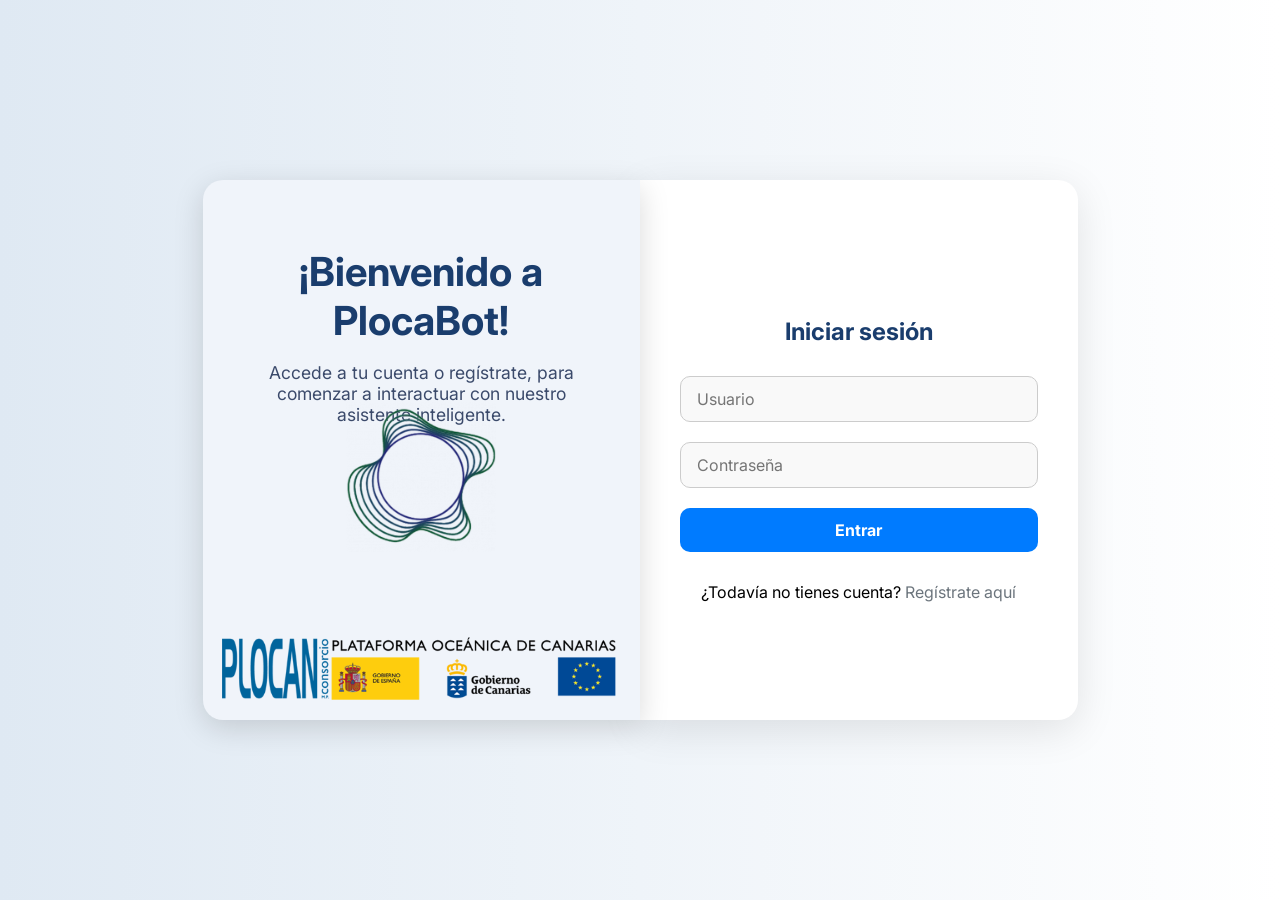
<file: plocabot_ui/login.html>
<!DOCTYPE html>
<html lang="es">
<head>
  <meta charset="UTF-8" />
  <meta name="viewport" content="width=device-width, initial-scale=1.0"/>
  <title id="dynamic-title">Cargando...</title>
  <link rel="icon" href="" id="dynamic-icon">
  <link href="https://fonts.googleapis.com/css2?family=Roboto:wght@400;700&display=swap" rel="stylesheet">
  <link href="https://fonts.googleapis.com/css2?family=Inter:wght@400;600;700&display=swap" rel="stylesheet">
  <link rel="preconnect" href="https://fonts.googleapis.com">
  <link rel="preconnect" href="https://fonts.gstatic.com" crossorigin>
  <link href="https://fonts.googleapis.com/css2?family=Varela+Round&display=swap" rel="stylesheet">
  <link rel="stylesheet" href="login.css" />
</head>

<body>
  <div class="body-container">
    <div class="infoEmpresa">
      <h1 id="dynamic-title-register"></h1>
      <p>Accede a tu cuenta o regístrate, para comenzar a interactuar con nuestro asistente inteligente.</p>
      <img id="busisness_mid_logo" alt="Icono de Chatbot">
      <img id="busisness_footer" alt="Footer Chatbot">
    </div>
    
    <div class="auth-container">
      <h2>Iniciar sesión</h2>
      <form id="login-form">
        <input type="text" id="login-user" placeholder="Usuario" required />
        <input type="password" id="login-pass" placeholder="Contraseña" required />
        <button type="submit">Entrar</button>
      </form>
      <div class="registerLink">
        ¿Todavía no tienes cuenta?
        <a href="register.html" class="registerHref">Regístrate aquí</a>
      </div>
      
      <script>
        document.getElementById("register-form").addEventListener("submit", async (e) => {
          e.preventDefault();

          const pass1 = document.getElementById('register-pass1').value;
          const pass2 = document.getElementById('register-pass2').value;

          if (pass1 !== pass2) {
            alert('Las contraseñas no coinciden.');
            return;
          }

          const res = await fetch("http://127.0.0.1:5000/register", {
            method: "POST",
            headers: {"Content-Type": "application/json"},
            body: JSON.stringify({
              username: document.getElementById("register-user").value,
              password: pass1,
            })
          });

          const data = await res.json();
          if (res.ok) {
            alert("✅ Registro exitoso, ya puedes iniciar sesión");
          } else {
            alert("❌ " + data.message);
          }
        });
      </script>
    </div>
  </div>

  <script>
    document.getElementById("login-form").addEventListener("submit", async (e) => {
      e.preventDefault();
      const res = await fetch("http://127.0.0.1:5000/login", {
        method: "POST",
        headers: {"Content-Type": "application/json"},
        body: JSON.stringify({
          username: document.getElementById("login-user").value,
          password: document.getElementById("login-pass").value,
        })
      });
      const data = await res.json();
      if (res.ok) {
        localStorage.setItem("userId", data.userId);
        window.location.href = "index.html";
      } else {
        alert("❌ " + data.message);
      }
    });
  </script>

<script src="config.js"></script>
<script>
  window.onload = () => {
    document.title = "Login" + " - " + CONFIG.botName;
    document.getElementById("dynamic-icon").href = CONFIG.iconPath;
    document.getElementById("dynamic-title-register").innerHTML = CONFIG.registerTitle;
    document.getElementById("busisness_mid_logo").src = CONFIG.iconRegisterPath;
    document.getElementById("busisness_footer").src = CONFIG.iconRegisterFooterPath;
    document.body.style.backgroundRepeat = "no-repeat";
    document.body.style.backgroundSize = "cover";
    document.body.style.backgroundPosition = "center";
  };
</script>
</body>
</html>
</file>
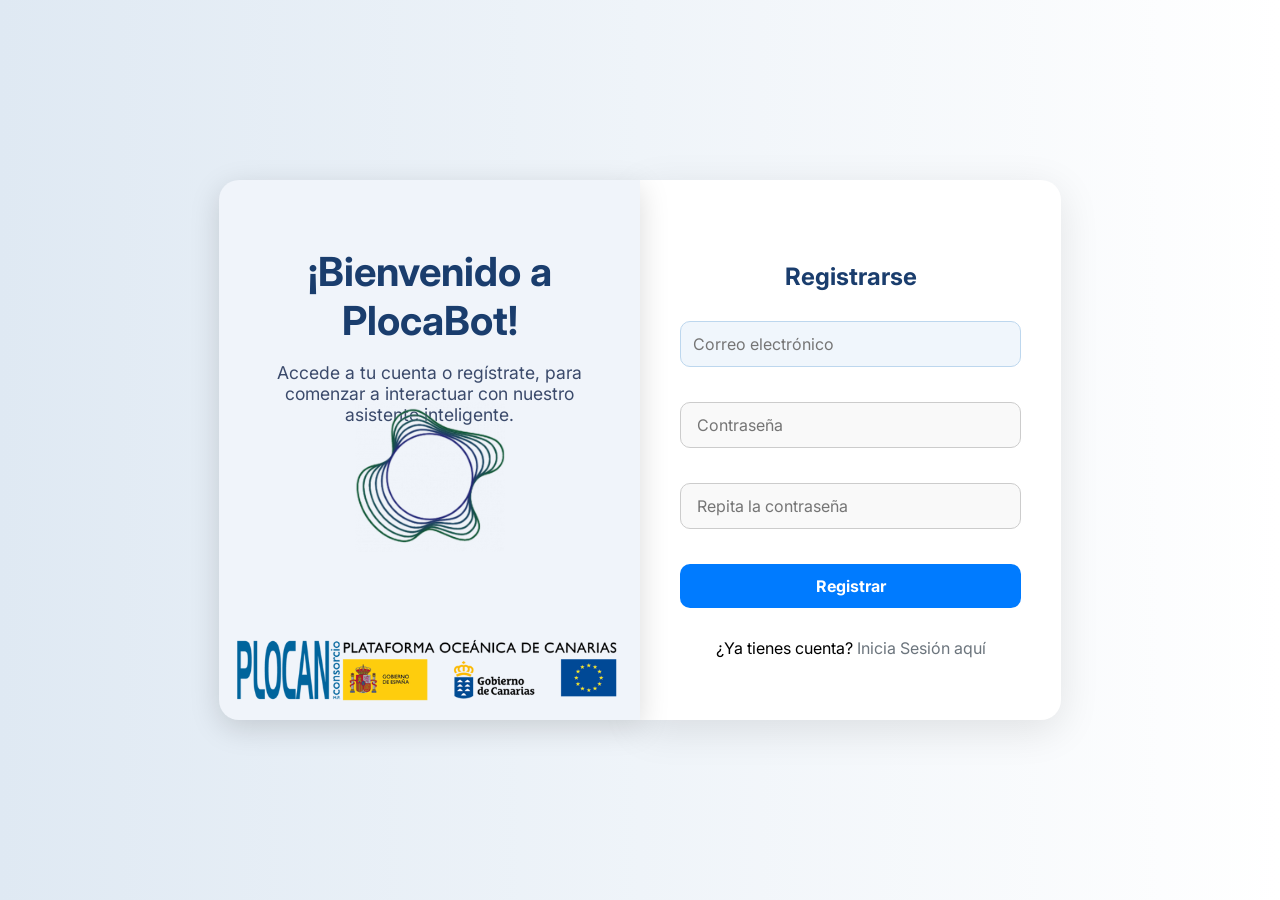
<file: plocabot_ui/register.html>
<!DOCTYPE html>
<html lang="es">
<head>
  <meta charset="UTF-8" />
  <meta name="viewport" content="width=device-width, initial-scale=1.0"/>
  <title id="dynamic-title">Cargando...</title>
  <link rel="icon" href="" id="dynamic-icon">
  <link href="https://fonts.googleapis.com/css2?family=Roboto:wght@400;700&display=swap" rel="stylesheet">
  <link href="https://fonts.googleapis.com/css2?family=Inter:wght@400;600;700&display=swap" rel="stylesheet">
  <link rel="preconnect" href="https://fonts.googleapis.com">
  <link rel="preconnect" href="https://fonts.gstatic.com" crossorigin>
  <link href="https://fonts.googleapis.com/css2?family=Varela+Round&display=swap" rel="stylesheet">
  <link rel="stylesheet" href="register.css" />
</head>

<body>
  <div class="body-container">
    <div class="infoEmpresa">
      <h1 id="dynamic-title-register"></h1>
      <p>Accede a tu cuenta o regístrate, para comenzar a interactuar con nuestro asistente inteligente.</p>
      <img id="busisness_mid_logo" alt="Icono de Chatbot">
      <img id="busisness_footer" alt="Footer Chatbot">
    </div>
    
    <div class="auth-container">
        <h2>Registrarse</h2>
        <form id="register-form">
            <input type="email" id="register-user" placeholder="Correo electrónico" required />
            <input type="password" id="register-pass1" placeholder="Contraseña" required
                   pattern="(?=.*[A-Z]).{8,}"
                   title="La contraseña debe tener al menos 8 caracteres y una mayúscula" />
            <input type="password" id="register-pass2" placeholder="Repita la contraseña" required />
            <button type="submit">Registrar</button>
        </form>
        <div class="registerLink">
          ¿Ya tienes cuenta?
          <a href="login.html" class="registerHref">Inicia Sesión aquí</a>
        </div>
      
      <script>
        document.getElementById("register-form").addEventListener("submit", async (e) => {
          e.preventDefault();

          const email = document.getElementById('register-user').value;
          const pass1 = document.getElementById('register-pass1').value;
          const pass2 = document.getElementById('register-pass2').value;

          const passwordRegex = /^(?=.*[A-Z]).{8,}$/;

          if (!passwordRegex.test(pass1)) {
            alert("❌ La contraseña debe tener al menos 8 caracteres y una mayúscula.");
            return;
          }

          if (pass1 !== pass2) {
            alert('❌ Las contraseñas no coinciden.');
            return;
          }

          const res = await fetch("http://127.0.0.1:5000/register", {
            method: "POST",
            headers: {"Content-Type": "application/json"},
            body: JSON.stringify({
              username: email,
              password: pass1,
            })
          });

          const data = await res.json();
          if (res.ok) {
            alert("✅ Registro exitoso, ya puedes iniciar sesión");
            window.location.href = "login.html";
          } else {
            alert("❌ " + data.message);
          }
        });
      </script>
    </div>
  </div>

  <script>
    // Esta parte parece estar copiada de login.html, puedes eliminarla si no tienes el formulario "login-form" aquí.
    document.getElementById("login-form")?.addEventListener("submit", async (e) => {
      e.preventDefault();
      const res = await fetch("http://127.0.0.1:5000/login", {
        method: "POST",
        headers: {"Content-Type": "application/json"},
        body: JSON.stringify({
          username: document.getElementById("login-user").value,
          password: document.getElementById("login-pass").value,
        })
      });
      const data = await res.json();
      if (res.ok) {
        localStorage.setItem("userId", data.userId);
        window.location.href = "index.html";
      } else {
        alert("❌ " + data.message);
      }
    });
  </script>

  <script src="config.js"></script>
  <script>
    window.onload = () => {
      document.title = "Register" + " - " + CONFIG.botName;
      document.getElementById("dynamic-icon").href = CONFIG.iconPath;
      document.getElementById("dynamic-title-register").innerHTML = CONFIG.registerTitle;
      document.getElementById("busisness_mid_logo").src = CONFIG.iconRegisterPath;
      document.getElementById("busisness_footer").src = CONFIG.iconRegisterFooterPath;
      document.body.style.backgroundRepeat = "no-repeat";
      document.body.style.backgroundSize = "cover";
      document.body.style.backgroundPosition = "center";
    };
  </script>
</body>
</html>
</file>
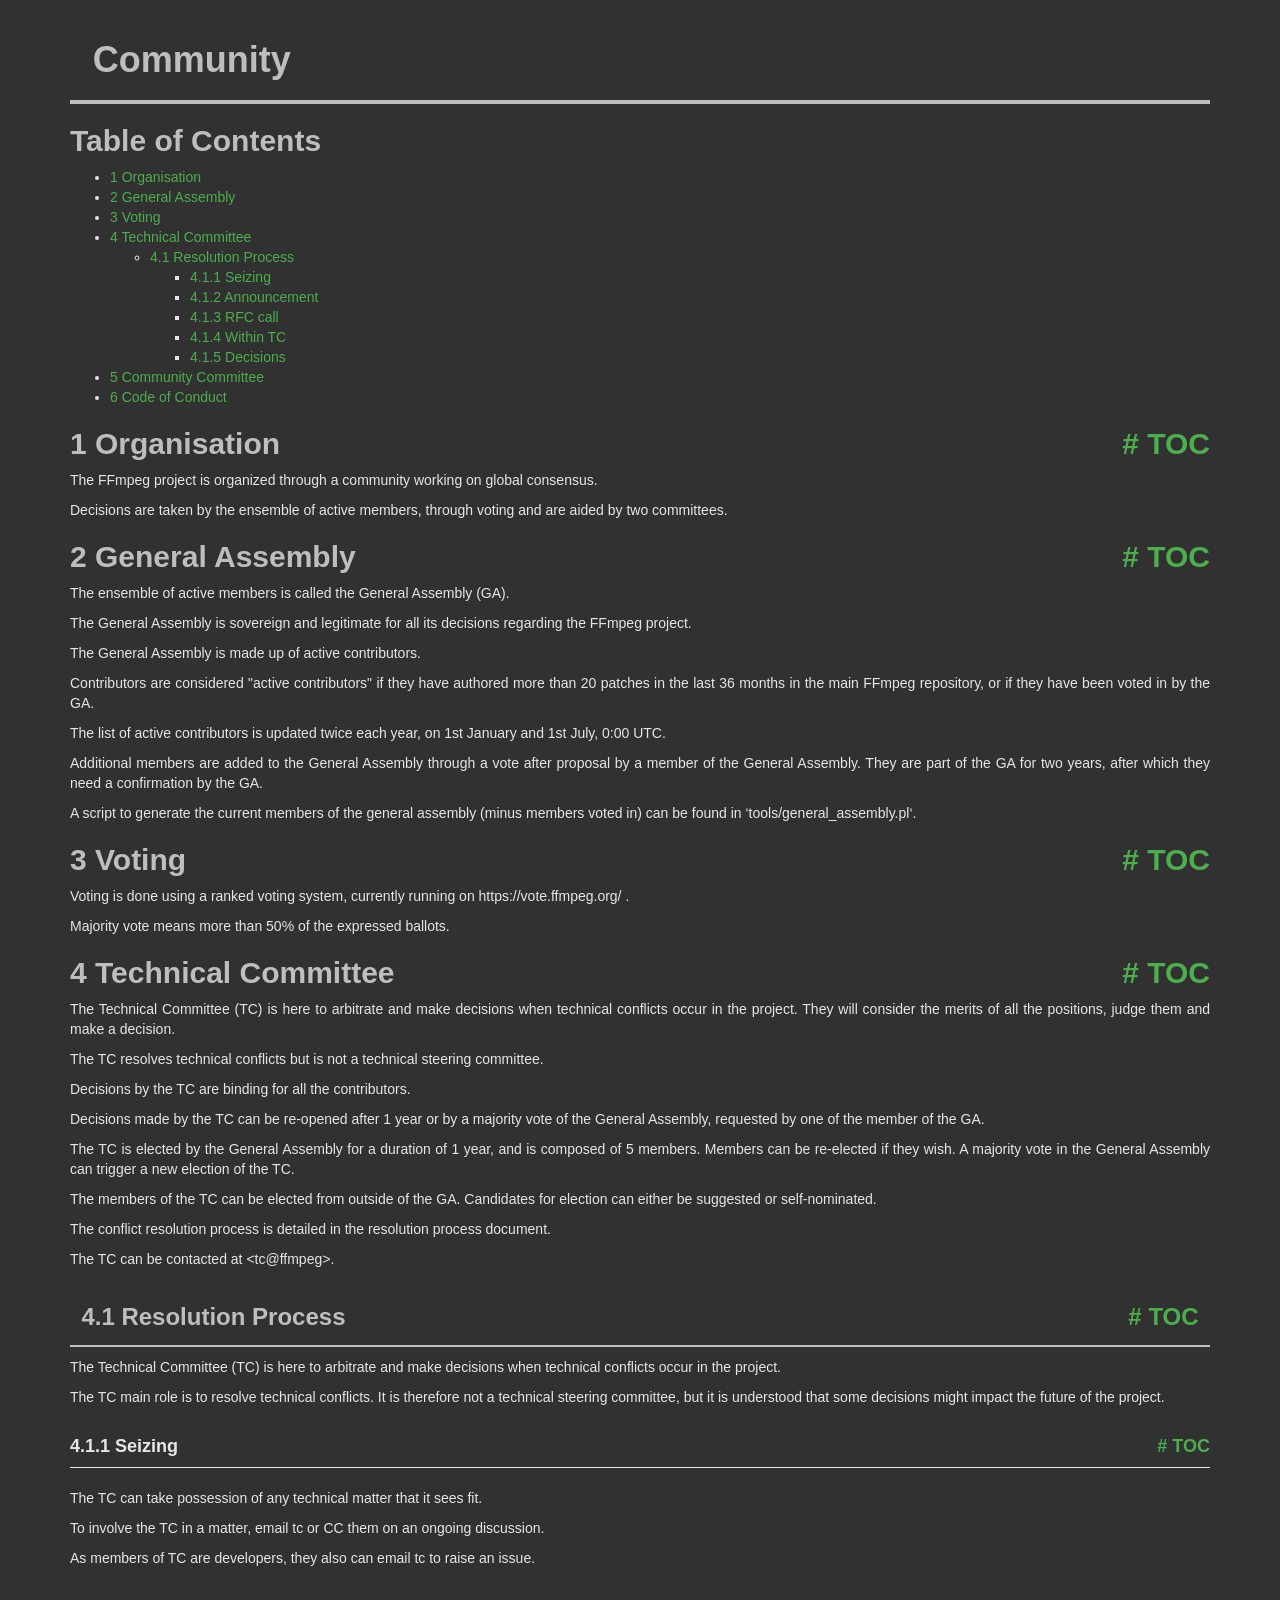
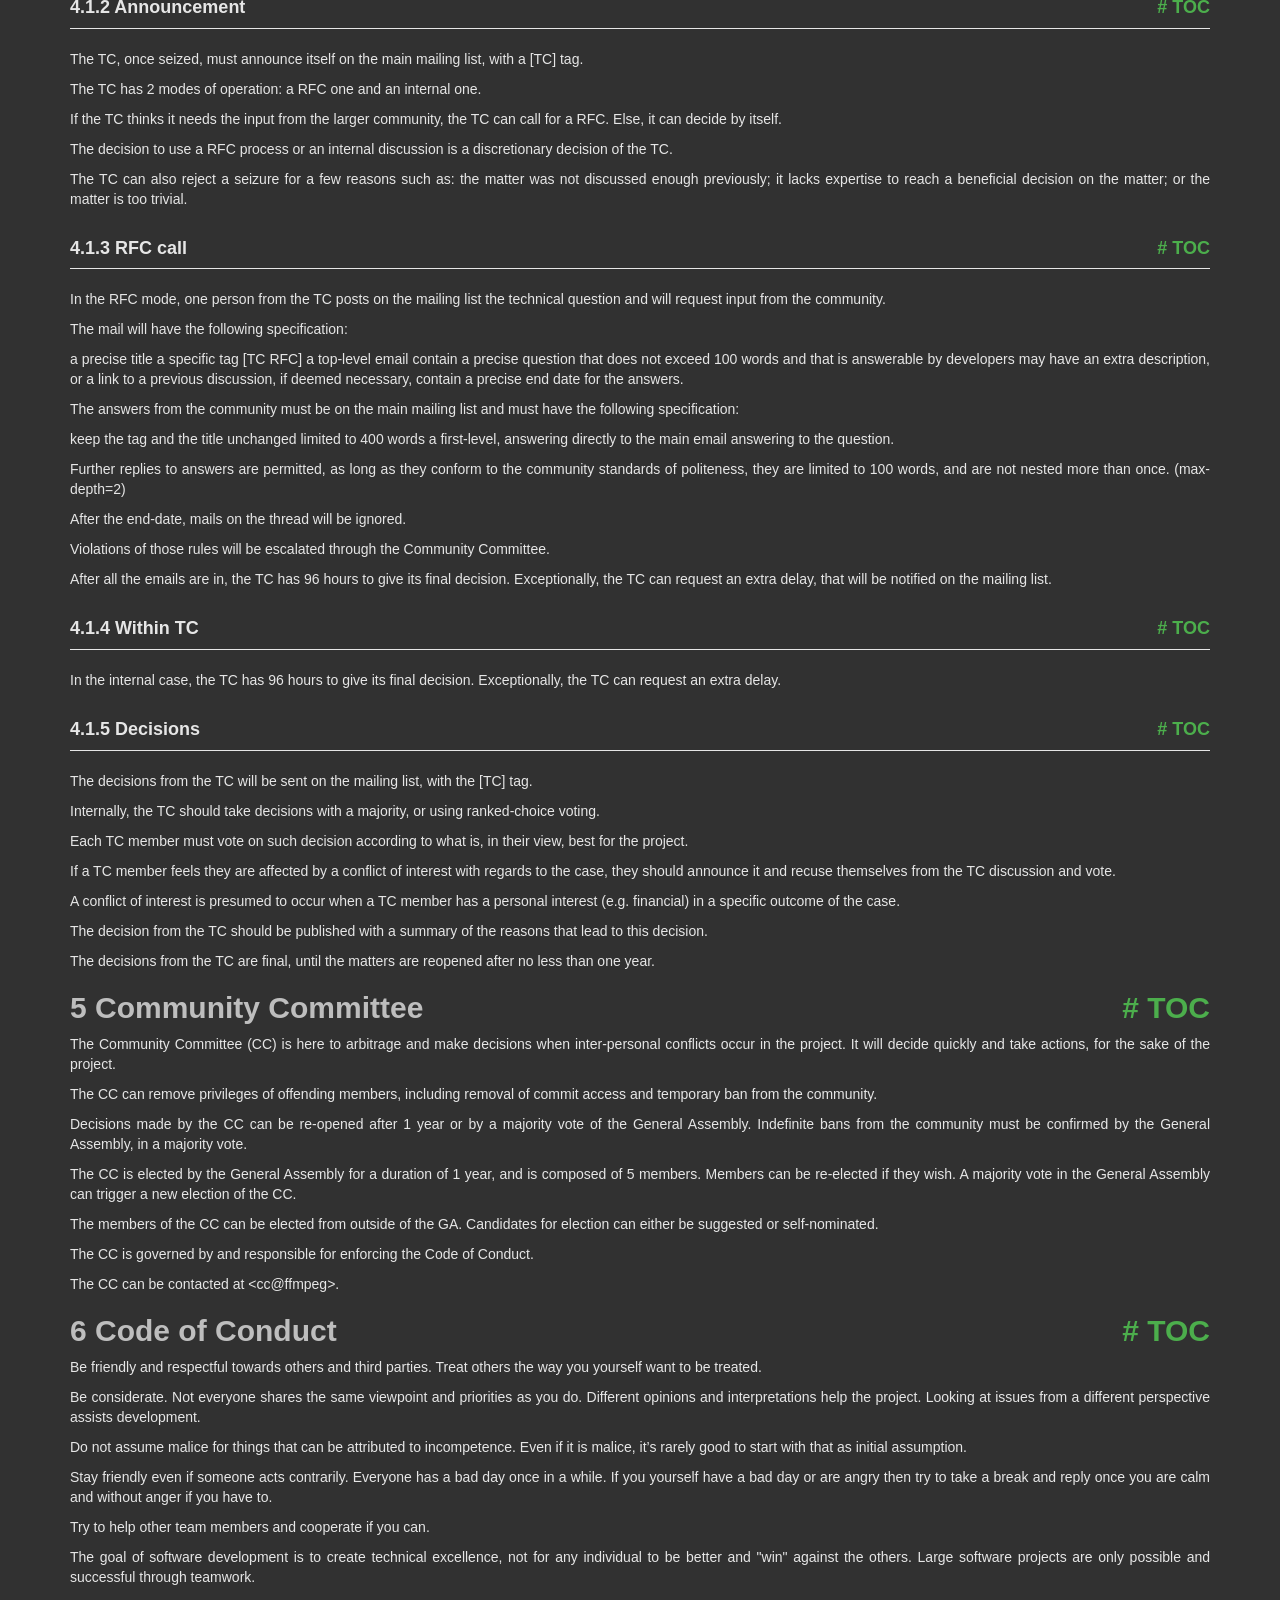
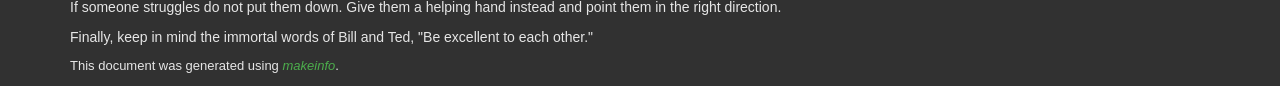
<file: bin/lib_ffmpeg/doc/community.html>
<!DOCTYPE html PUBLIC "-//W3C//DTD HTML 4.01 Transitional//EN" "http://www.w3.org/TR/html4/loose.dtd">
<html>
<!-- Created by , GNU Texinfo 7.1.1 -->
  <head>
    <meta charset="utf-8">
    <title>
      Community
    </title>
    <meta name="viewport" content="width=device-width,initial-scale=1.0">
    <link rel="stylesheet" type="text/css" href="bootstrap.min.css">
    <link rel="stylesheet" type="text/css" href="style.min.css">
  </head>
  <body>
    <div class="container">
      <h1>
      Community
      </h1>


<a name="SEC_Top"></a>

<div class="element-contents" id="SEC_Contents">
<h2 class="contents-heading">Table of Contents</h2>

<div class="contents">

<ul class="toc-numbered-mark">
  <li><a id="toc-Organisation-1" href="#Organisation-1">1 Organisation</a></li>
  <li><a id="toc-General-Assembly-1" href="#General-Assembly-1">2 General Assembly</a></li>
  <li><a id="toc-Voting-1" href="#Voting-1">3 Voting</a></li>
  <li><a id="toc-Technical-Committee-1" href="#Technical-Committee-1">4 Technical Committee</a>
  <ul class="toc-numbered-mark">
    <li><a id="toc-Resolution-Process-1" href="#Resolution-Process-1">4.1 Resolution Process</a>
    <ul class="toc-numbered-mark">
      <li><a id="toc-Seizing" href="#Seizing">4.1.1 Seizing</a></li>
      <li><a id="toc-Announcement" href="#Announcement">4.1.2 Announcement</a></li>
      <li><a id="toc-RFC-call" href="#RFC-call">4.1.3 RFC call</a></li>
      <li><a id="toc-Within-TC" href="#Within-TC">4.1.4 Within TC</a></li>
      <li><a id="toc-Decisions" href="#Decisions">4.1.5 Decisions</a></li>
    </ul></li>
  </ul></li>
  <li><a id="toc-Community-Committee-1" href="#Community-Committee-1">5 Community Committee</a></li>
  <li><a id="toc-Code-of-Conduct-1" href="#Code-of-Conduct-1">6 Code of Conduct</a></li>
</ul>
</div>
</div>

<a class="anchor" id="Organisation"></a><a name="Organisation-1"></a>
<h2 class="chapter">1 Organisation<span class="pull-right"><a class="anchor hidden-xs" href="#Organisation-1" aria-hidden="true">#</a> <a class="anchor hidden-xs"href="#toc-Organisation-1" aria-hidden="true">TOC</a></span></h2>

<p>The FFmpeg project is organized through a community working on global consensus.
</p>
<p>Decisions are taken by the ensemble of active members, through voting and are aided by two committees.
</p>
<a class="anchor" id="General-Assembly"></a><a name="General-Assembly-1"></a>
<h2 class="chapter">2 General Assembly<span class="pull-right"><a class="anchor hidden-xs" href="#General-Assembly-1" aria-hidden="true">#</a> <a class="anchor hidden-xs"href="#toc-General-Assembly-1" aria-hidden="true">TOC</a></span></h2>

<p>The ensemble of active members is called the General Assembly (GA).
</p>
<p>The General Assembly is sovereign and legitimate for all its decisions regarding the FFmpeg project.
</p>
<p>The General Assembly is made up of active contributors.
</p>
<p>Contributors are considered &quot;active contributors&quot; if they have authored more than 20 patches in the last 36 months in the main FFmpeg repository, or if they have been voted in by the GA.
</p>
<p>The list of active contributors is updated twice each year, on 1st January and 1st July, 0:00 UTC.
</p>
<p>Additional members are added to the General Assembly through a vote after proposal by a member of the General Assembly. They are part of the GA for two years, after which they need a confirmation by the GA.
</p>
<p>A script to generate the current members of the general assembly (minus members voted in) can be found in &lsquo;tools/general_assembly.pl&lsquo;.
</p>
<a class="anchor" id="Voting"></a><a name="Voting-1"></a>
<h2 class="chapter">3 Voting<span class="pull-right"><a class="anchor hidden-xs" href="#Voting-1" aria-hidden="true">#</a> <a class="anchor hidden-xs"href="#toc-Voting-1" aria-hidden="true">TOC</a></span></h2>

<p>Voting is done using a ranked voting system, currently running on https://vote.ffmpeg.org/ .
</p>
<p>Majority vote means more than 50% of the expressed ballots.
</p>
<a class="anchor" id="Technical-Committee"></a><a name="Technical-Committee-1"></a>
<h2 class="chapter">4 Technical Committee<span class="pull-right"><a class="anchor hidden-xs" href="#Technical-Committee-1" aria-hidden="true">#</a> <a class="anchor hidden-xs"href="#toc-Technical-Committee-1" aria-hidden="true">TOC</a></span></h2>

<p>The Technical Committee (TC) is here to arbitrate and make decisions when technical conflicts occur in the project. They will consider the merits of all the positions, judge them and make a decision.
</p>
<p>The TC resolves technical conflicts but is not a technical steering committee.
</p>
<p>Decisions by the TC are binding for all the contributors.
</p>
<p>Decisions made by the TC can be re-opened after 1 year or by a majority vote of the General Assembly, requested by one of the member of the GA.
</p>
<p>The TC is elected by the General Assembly for a duration of 1 year, and is composed of 5 members. Members can be re-elected if they wish. A majority vote in the General Assembly can trigger a new election of the TC.
</p>
<p>The members of the TC can be elected from outside of the GA. Candidates for election can either be suggested or self-nominated.
</p>
<p>The conflict resolution process is detailed in the resolution process document.
</p>
<p>The TC can be contacted at &lt;tc@ffmpeg&gt;.
</p>
<a class="anchor" id="Resolution-Process"></a><a name="Resolution-Process-1"></a>
<h3 class="section">4.1 Resolution Process<span class="pull-right"><a class="anchor hidden-xs" href="#Resolution-Process-1" aria-hidden="true">#</a> <a class="anchor hidden-xs"href="#toc-Resolution-Process-1" aria-hidden="true">TOC</a></span></h3>

<p>The Technical Committee (TC) is here to arbitrate and make decisions when technical conflicts occur in the project.
</p>
<p>The TC main role is to resolve technical conflicts. It is therefore not a technical steering committee, but it is understood that some decisions might impact the future of the project.
</p>
<a name="Seizing"></a>
<h4 class="subsection">4.1.1 Seizing<span class="pull-right"><a class="anchor hidden-xs" href="#Seizing" aria-hidden="true">#</a> <a class="anchor hidden-xs"href="#toc-Seizing" aria-hidden="true">TOC</a></span></h4>

<p>The TC can take possession of any technical matter that it sees fit.
</p>
<p>To involve the TC in a matter, email tc&nbsp;or CC them on an ongoing discussion.
</p>
<p>As members of TC are developers, they also can email tc&nbsp;to raise an issue.
</p><a name="Announcement"></a>
<h4 class="subsection">4.1.2 Announcement<span class="pull-right"><a class="anchor hidden-xs" href="#Announcement" aria-hidden="true">#</a> <a class="anchor hidden-xs"href="#toc-Announcement" aria-hidden="true">TOC</a></span></h4>

<p>The TC, once seized, must announce itself on the main mailing list, with a [TC] tag.
</p>
<p>The TC has 2 modes of operation: a RFC one and an internal one.
</p>
<p>If the TC thinks it needs the input from the larger community, the TC can call for a RFC. Else, it can decide by itself.
</p>
<p>The decision to use a RFC process or an internal discussion is a discretionary decision of the TC.
</p>
<p>The TC can also reject a seizure for a few reasons such as: the matter was not discussed enough previously; it lacks expertise to reach a beneficial decision on the matter; or the matter is too trivial.
</p><a name="RFC-call"></a>
<h4 class="subsection">4.1.3 RFC call<span class="pull-right"><a class="anchor hidden-xs" href="#RFC-call" aria-hidden="true">#</a> <a class="anchor hidden-xs"href="#toc-RFC-call" aria-hidden="true">TOC</a></span></h4>

<p>In the RFC mode, one person from the TC posts on the mailing list the technical question and will request input from the community.
</p>
<p>The mail will have the following specification:
</p>
<p>a precise title
    a specific tag [TC RFC]
    a top-level email
    contain a precise question that does not exceed 100 words and that is answerable by developers
    may have an extra description, or a link to a previous discussion, if deemed necessary,
    contain a precise end date for the answers.
</p>
<p>The answers from the community must be on the main mailing list and must have the following specification:
</p>
<p>keep the tag and the title unchanged
    limited to 400 words
    a first-level, answering directly to the main email
    answering to the question.
</p>
<p>Further replies to answers are permitted, as long as they conform to the community standards of politeness, they are limited to 100 words, and are not nested more than once. (max-depth=2)
</p>
<p>After the end-date, mails on the thread will be ignored.
</p>
<p>Violations of those rules will be escalated through the Community Committee.
</p>
<p>After all the emails are in, the TC has 96 hours to give its final decision. Exceptionally, the TC can request an extra delay, that will be notified on the mailing list.
</p><a name="Within-TC"></a>
<h4 class="subsection">4.1.4 Within TC<span class="pull-right"><a class="anchor hidden-xs" href="#Within-TC" aria-hidden="true">#</a> <a class="anchor hidden-xs"href="#toc-Within-TC" aria-hidden="true">TOC</a></span></h4>

<p>In the internal case, the TC has 96 hours to give its final decision. Exceptionally, the TC can request an extra delay.
</p><a name="Decisions"></a>
<h4 class="subsection">4.1.5 Decisions<span class="pull-right"><a class="anchor hidden-xs" href="#Decisions" aria-hidden="true">#</a> <a class="anchor hidden-xs"href="#toc-Decisions" aria-hidden="true">TOC</a></span></h4>

<p>The decisions from the TC will be sent on the mailing list, with the [TC] tag.
</p>
<p>Internally, the TC should take decisions with a majority, or using ranked-choice voting.
</p>
<p>Each TC member must vote on such decision according to what is, in their view, best for the project.
</p>
<p>If a TC member feels they are affected by a conflict of interest with regards to the case, they should announce it and recuse themselves from the TC
discussion and vote.
</p>
<p>A conflict of interest is presumed to occur when a TC member has a personal interest (e.g. financial) in a specific outcome of the case.
</p>
<p>The decision from the TC should be published with a summary of the reasons that lead to this decision.
</p>
<p>The decisions from the TC are final, until the matters are reopened after no less than one year.
</p>
<a class="anchor" id="Community-Committee"></a><a name="Community-Committee-1"></a>
<h2 class="chapter">5 Community Committee<span class="pull-right"><a class="anchor hidden-xs" href="#Community-Committee-1" aria-hidden="true">#</a> <a class="anchor hidden-xs"href="#toc-Community-Committee-1" aria-hidden="true">TOC</a></span></h2>

<p>The Community Committee (CC) is here to arbitrage and make decisions when inter-personal conflicts occur in the project. It will decide quickly and take actions, for the sake of the project.
</p>
<p>The CC can remove privileges of offending members, including removal of commit access and temporary ban from the community.
</p>
<p>Decisions made by the CC can be re-opened after 1 year or by a majority vote of the General Assembly. Indefinite bans from the community must be confirmed by the General Assembly, in a majority vote.
</p>
<p>The CC is elected by the General Assembly for a duration of 1 year, and is composed of 5 members. Members can be re-elected if they wish. A majority vote in the General Assembly can trigger a new election of the CC.
</p>
<p>The members of the CC can be elected from outside of the GA. Candidates for election can either be suggested or self-nominated.
</p>
<p>The CC is governed by and responsible for enforcing the Code of Conduct.
</p>
<p>The CC can be contacted at &lt;cc@ffmpeg&gt;.
</p>
<a class="anchor" id="Code-of-Conduct"></a><a name="Code-of-Conduct-1"></a>
<h2 class="chapter">6 Code of Conduct<span class="pull-right"><a class="anchor hidden-xs" href="#Code-of-Conduct-1" aria-hidden="true">#</a> <a class="anchor hidden-xs"href="#toc-Code-of-Conduct-1" aria-hidden="true">TOC</a></span></h2>

<p>Be friendly and respectful towards others and third parties.
Treat others the way you yourself want to be treated.
</p>
<p>Be considerate. Not everyone shares the same viewpoint and priorities as you do.
Different opinions and interpretations help the project.
Looking at issues from a different perspective assists development.
</p>
<p>Do not assume malice for things that can be attributed to incompetence. Even if
it is malice, it&rsquo;s rarely good to start with that as initial assumption.
</p>
<p>Stay friendly even if someone acts contrarily. Everyone has a bad day
once in a while.
If you yourself have a bad day or are angry then try to take a break and reply
once you are calm and without anger if you have to.
</p>
<p>Try to help other team members and cooperate if you can.
</p>
<p>The goal of software development is to create technical excellence, not for any
individual to be better and &quot;win&quot; against the others. Large software projects
are only possible and successful through teamwork.
</p>
<p>If someone struggles do not put them down. Give them a helping hand
instead and point them in the right direction.
</p>
<p>Finally, keep in mind the immortal words of Bill and Ted,
&quot;Be excellent to each other.&quot;
</p>
      <p style="font-size: small;">
        This document was generated using <a class="uref" href="https://www.gnu.org/software/texinfo/"><em class="emph">makeinfo</em></a>.
      </p>
    </div>
  </body>
</html>
</file>
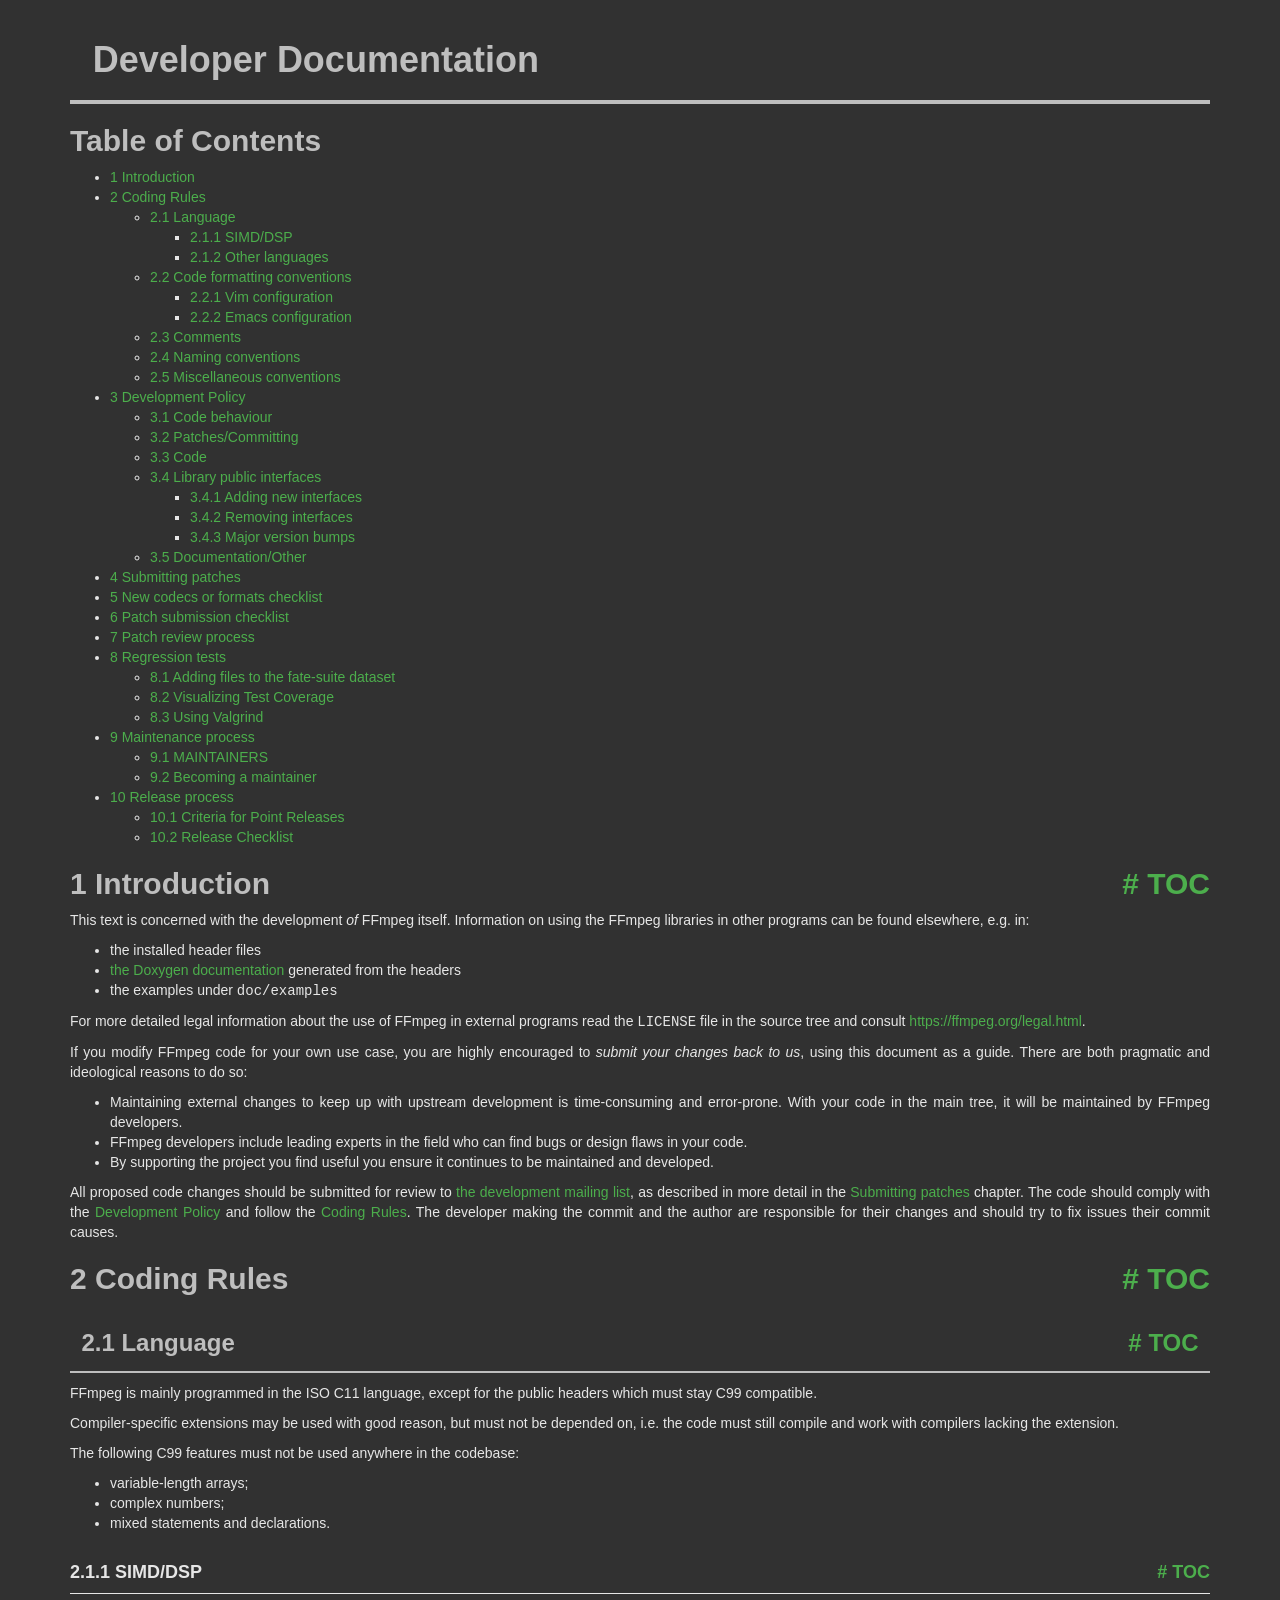
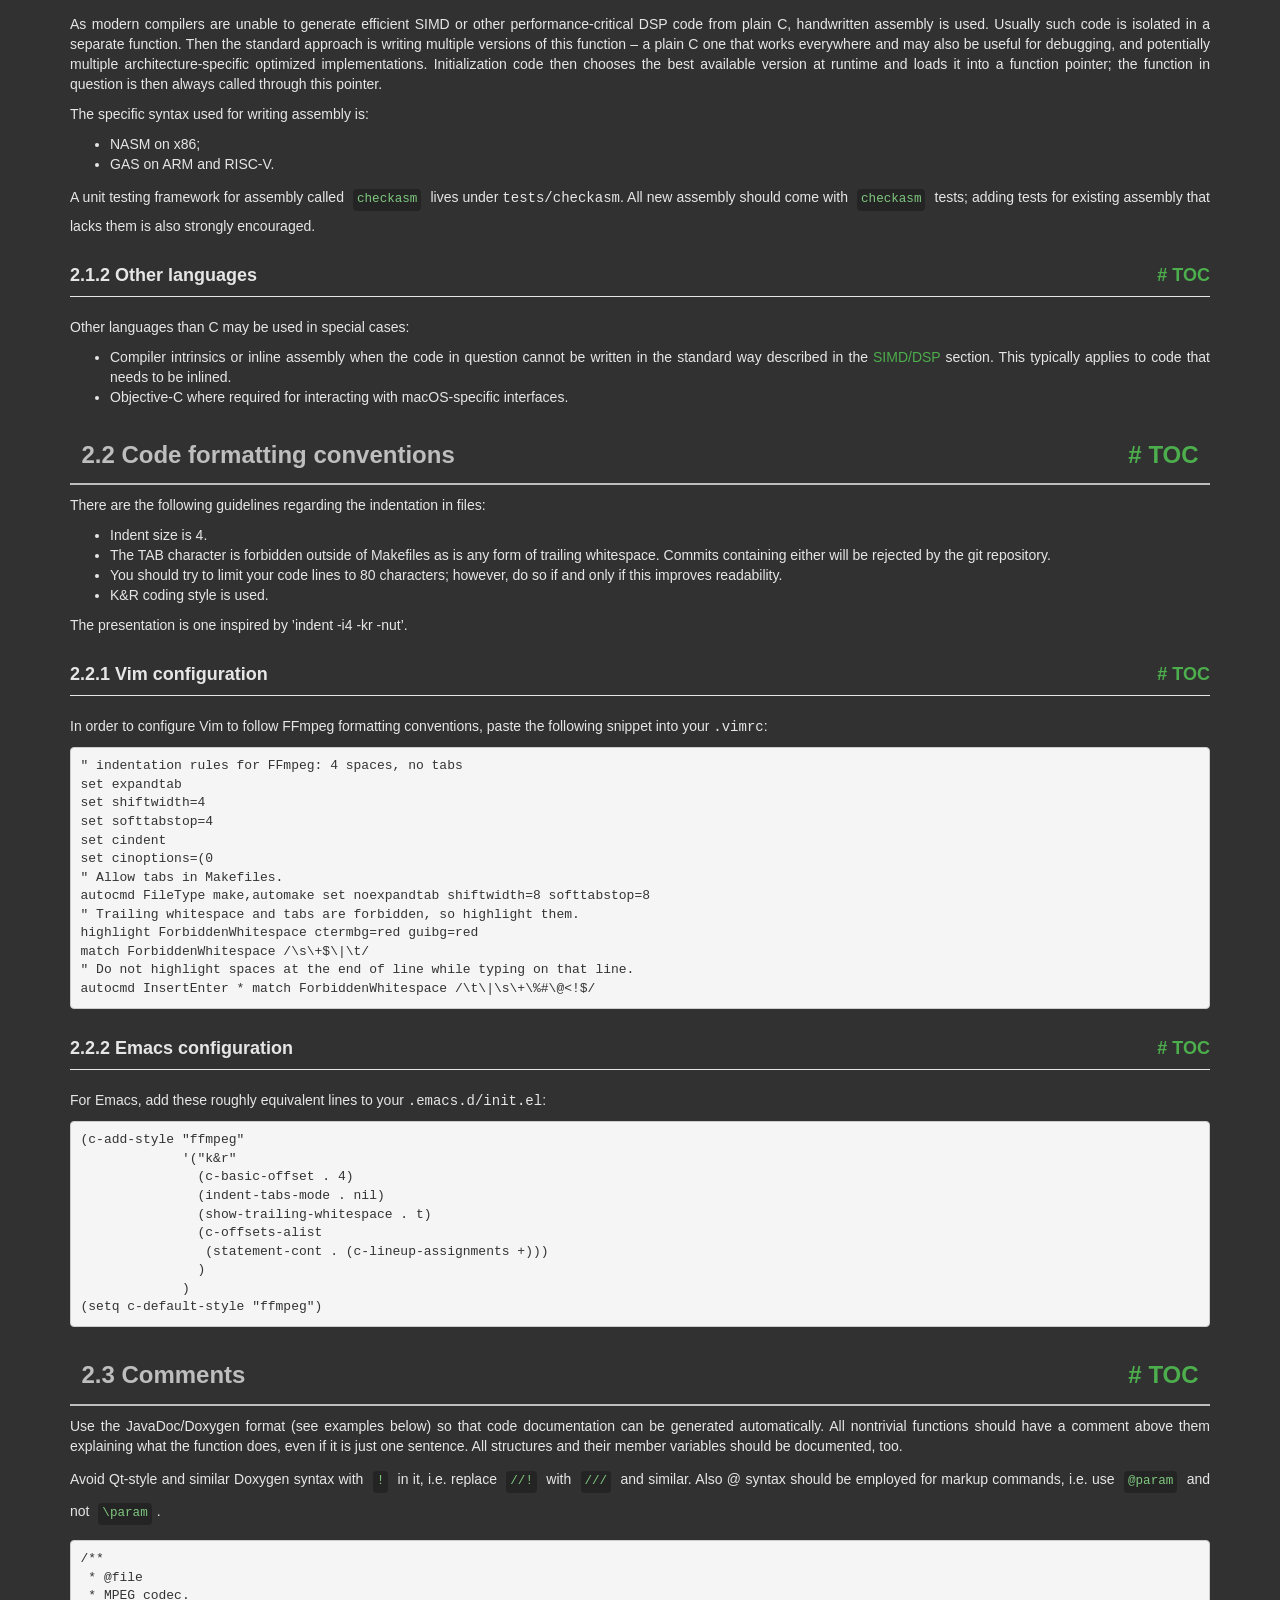
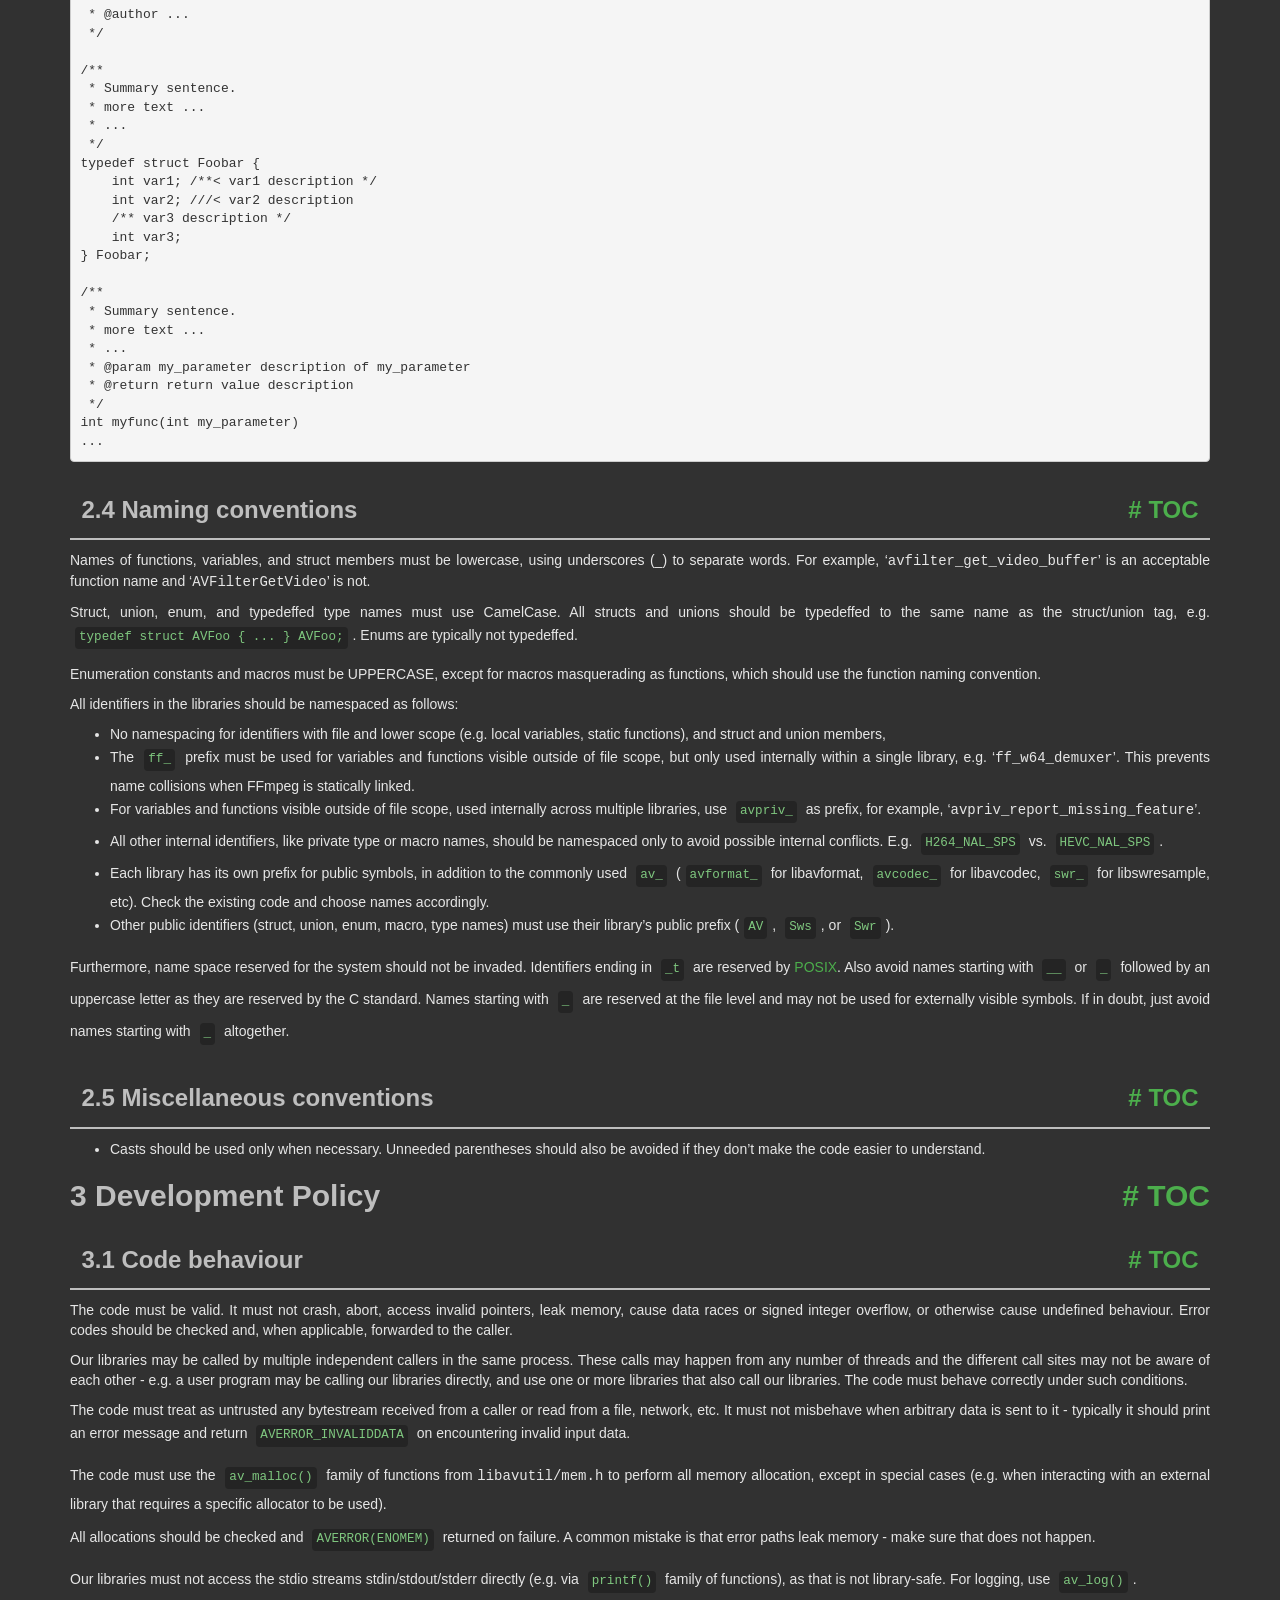
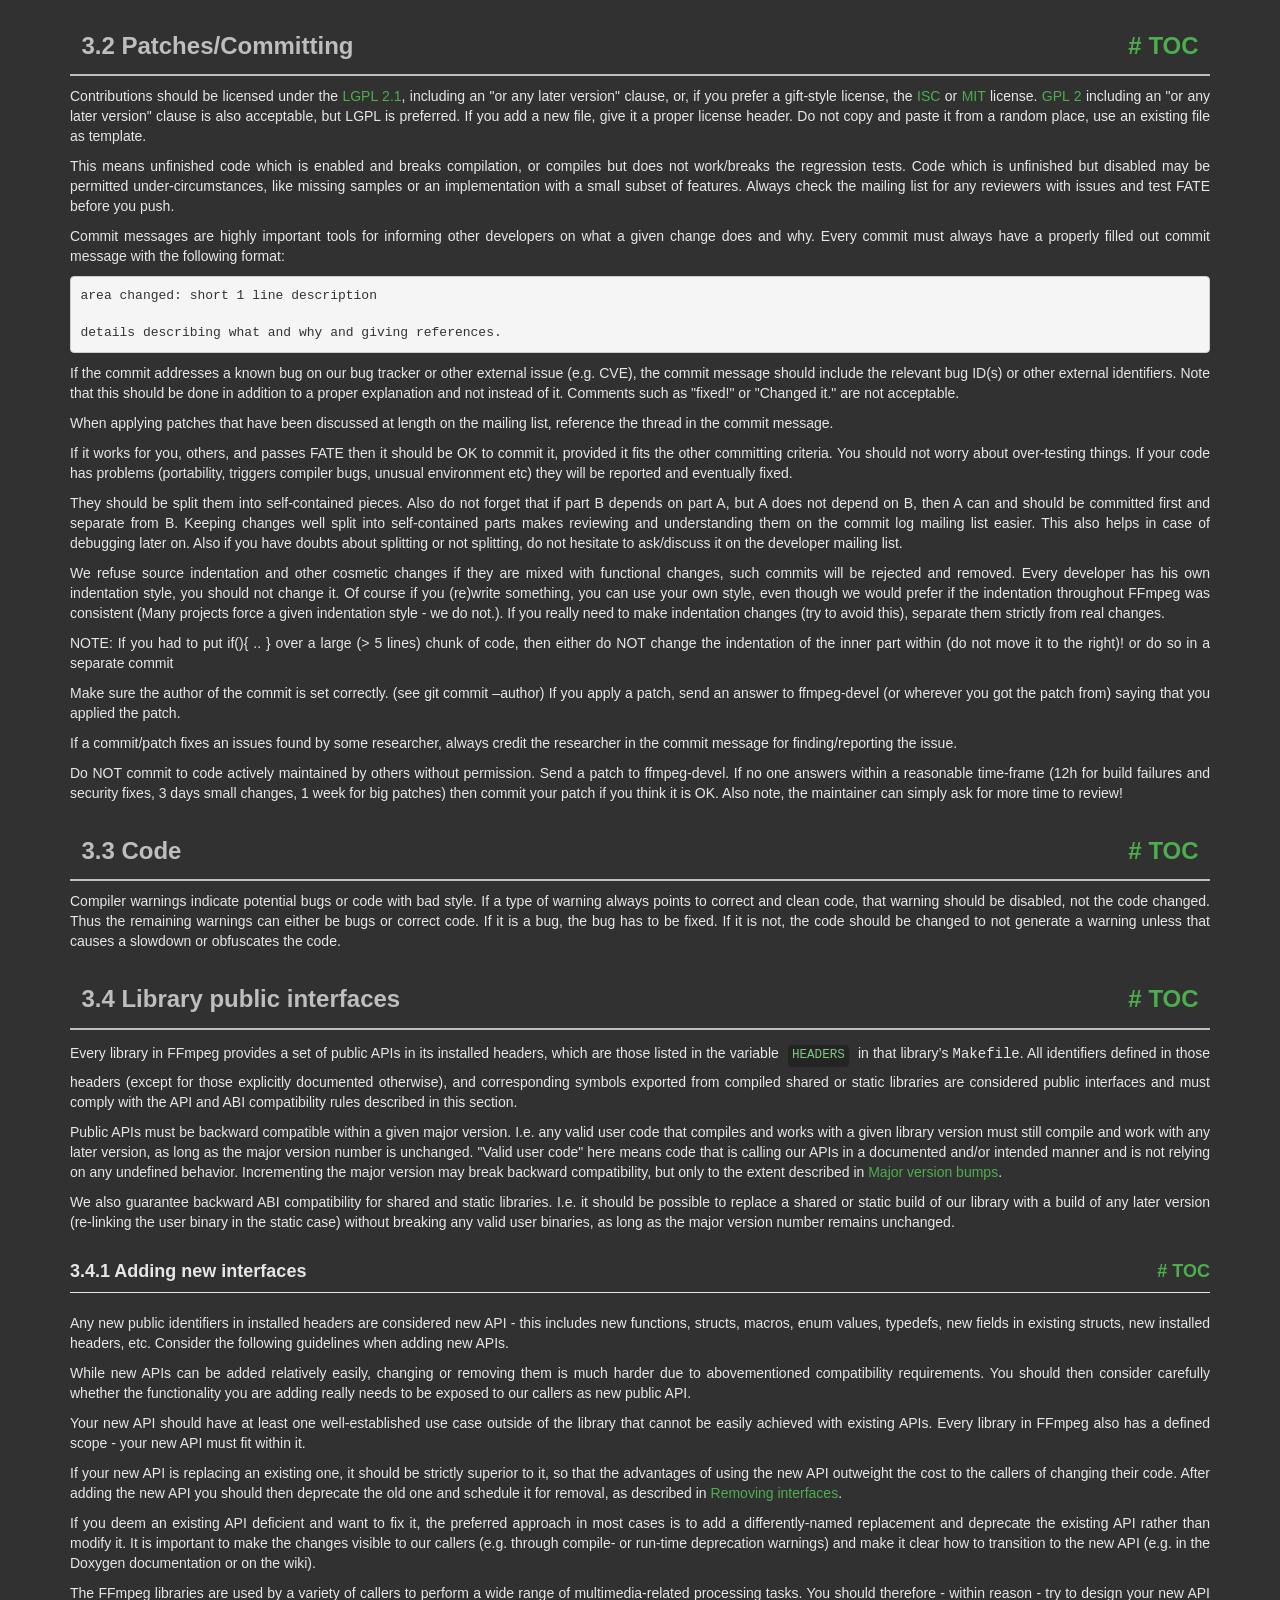
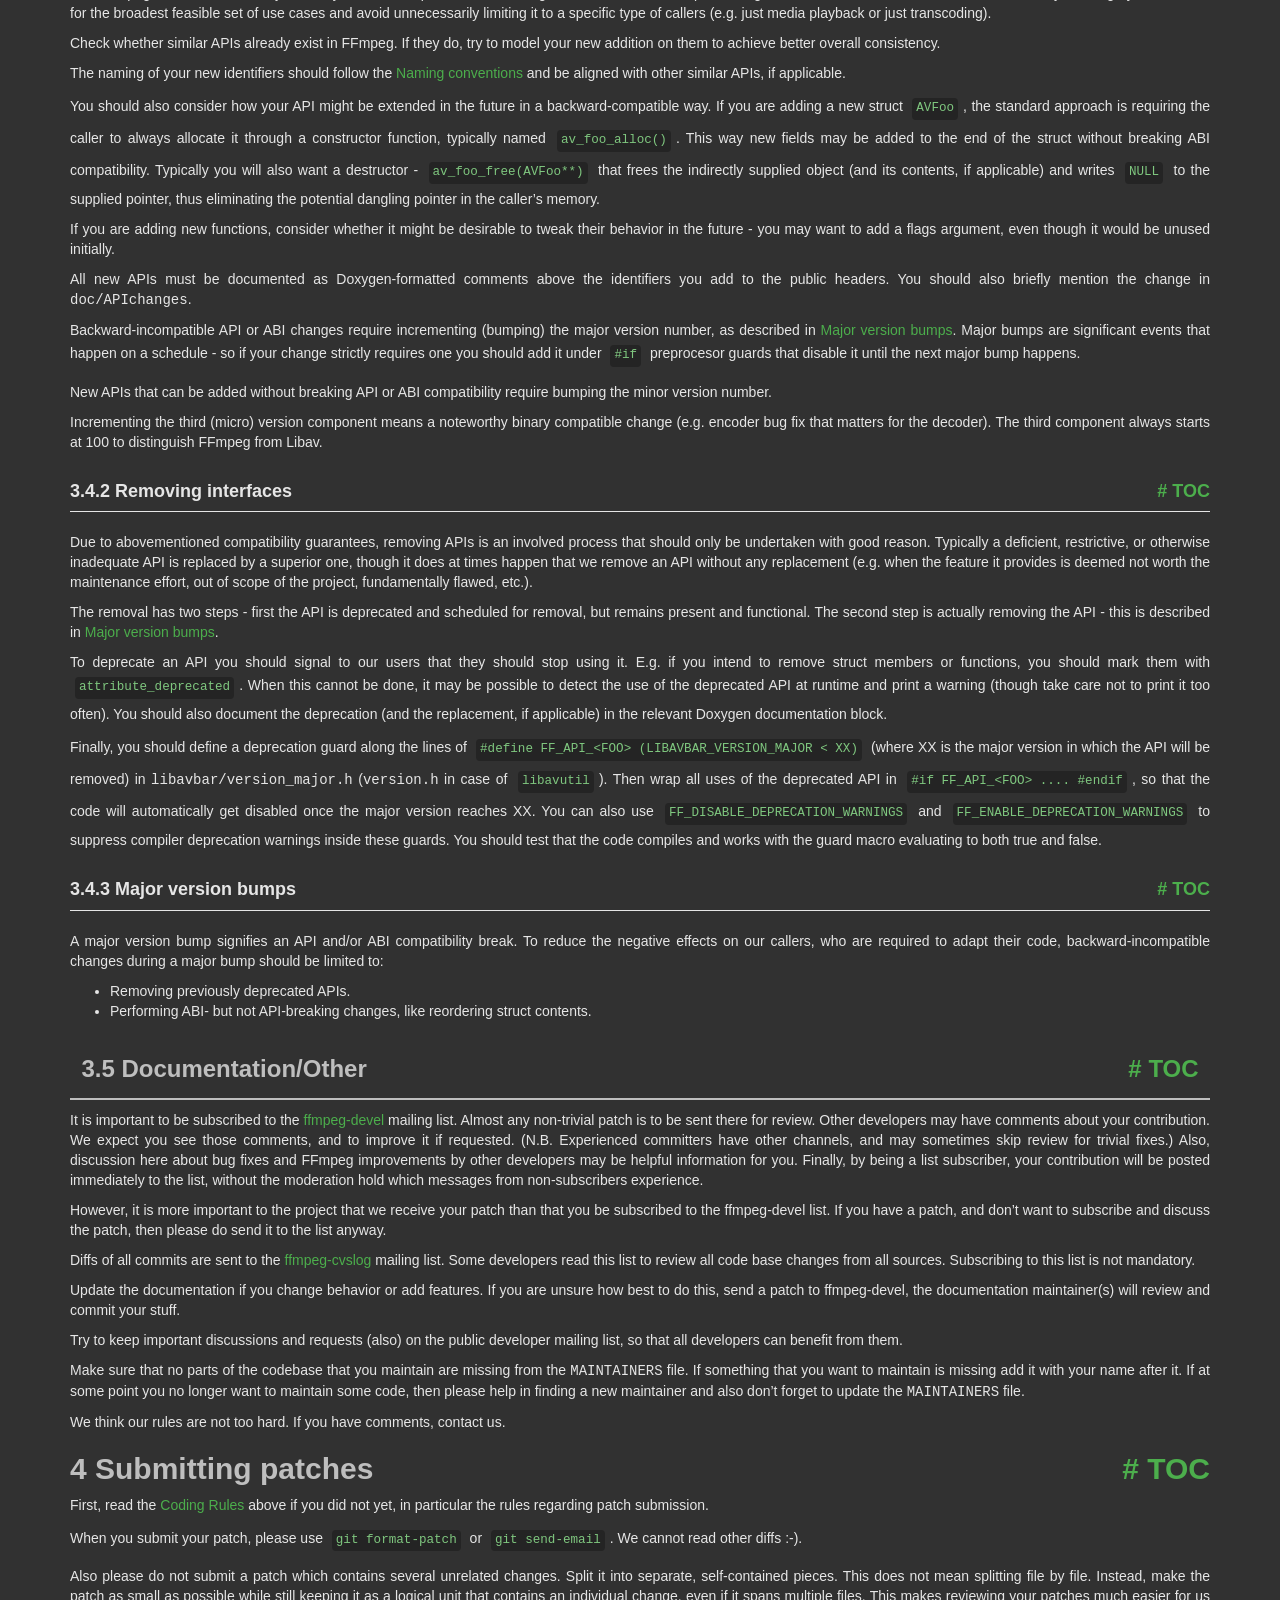
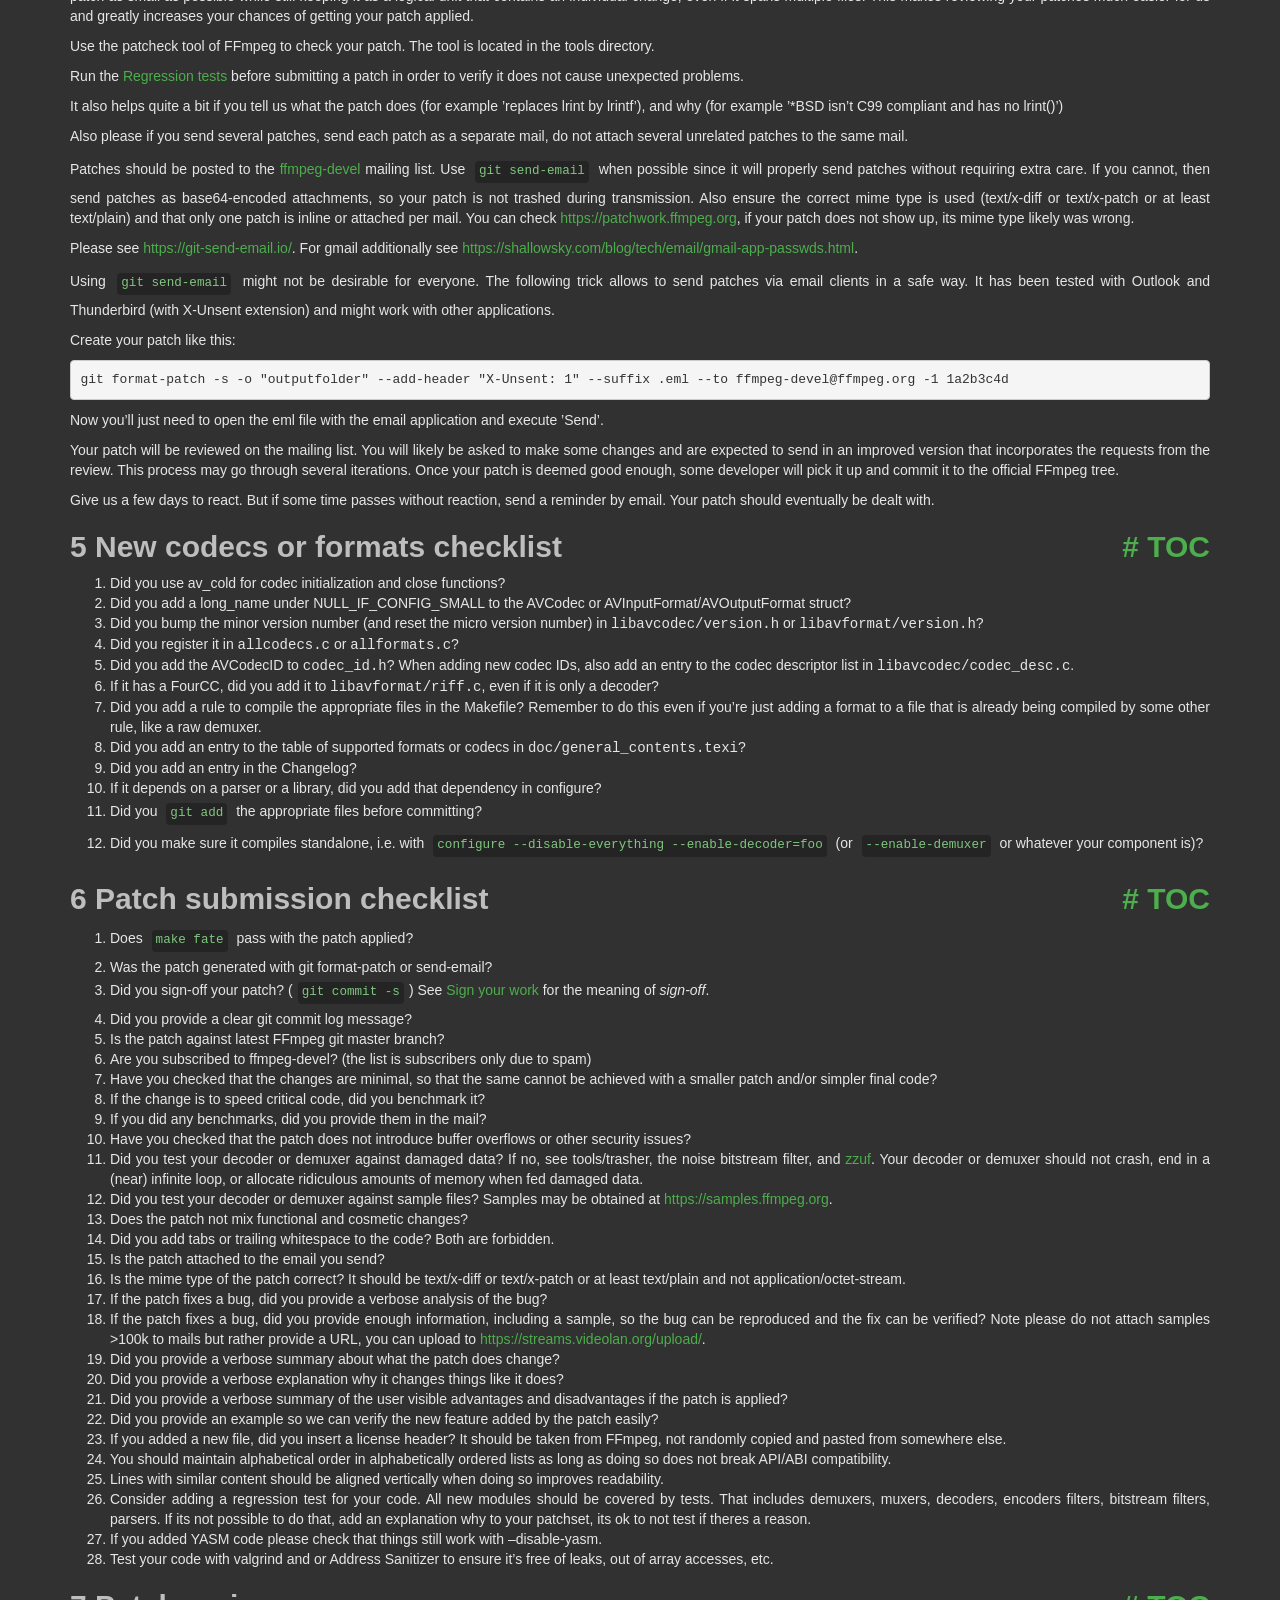
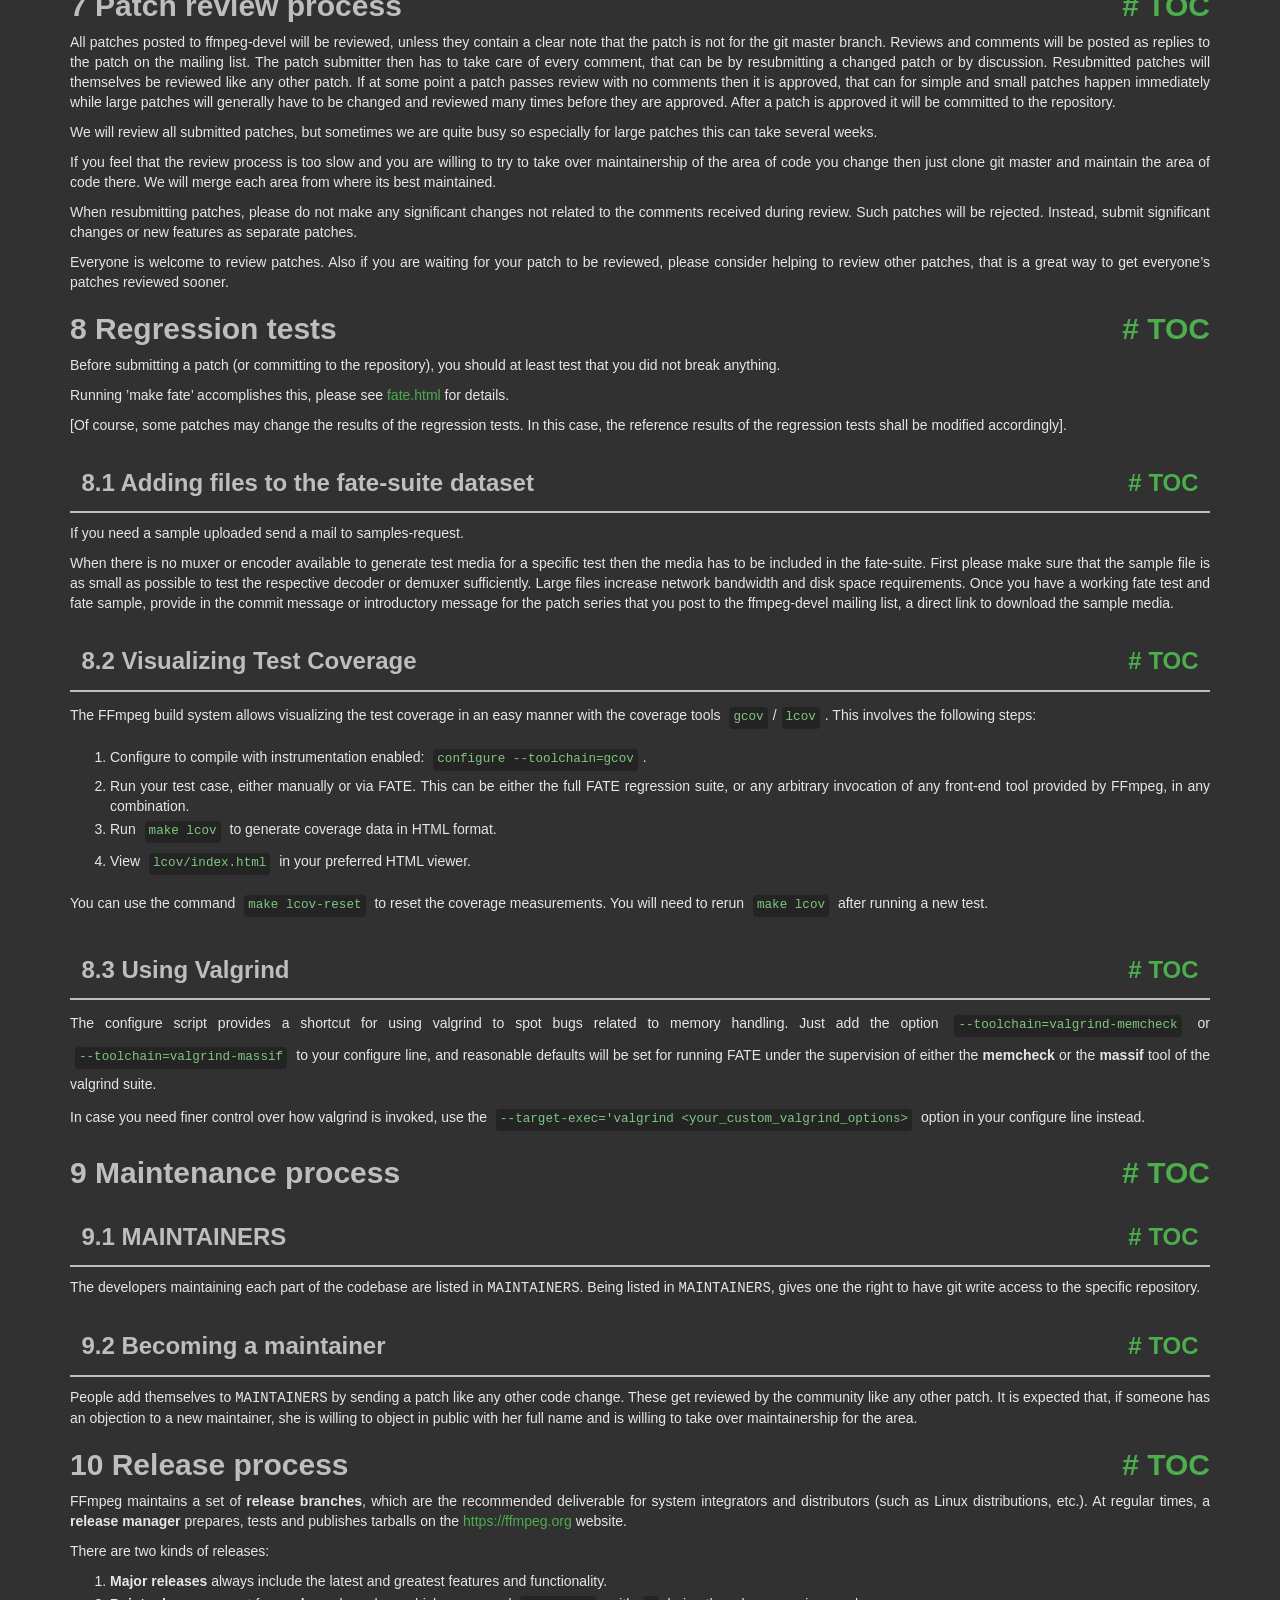
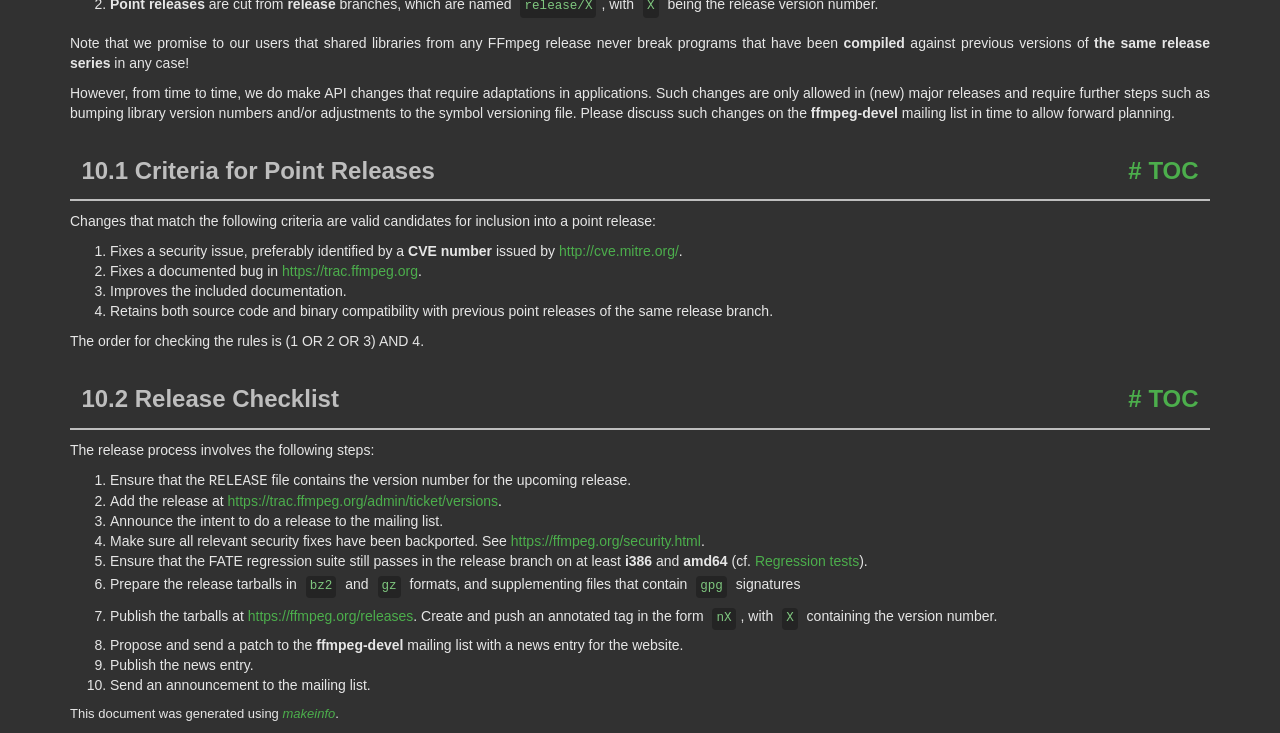
<file: bin/lib_ffmpeg/doc/developer.html>
<!DOCTYPE html PUBLIC "-//W3C//DTD HTML 4.01 Transitional//EN" "http://www.w3.org/TR/html4/loose.dtd">
<html>
<!-- Created by , GNU Texinfo 7.1.1 -->
  <head>
    <meta charset="utf-8">
    <title>
      Developer Documentation
    </title>
    <meta name="viewport" content="width=device-width,initial-scale=1.0">
    <link rel="stylesheet" type="text/css" href="bootstrap.min.css">
    <link rel="stylesheet" type="text/css" href="style.min.css">
  </head>
  <body>
    <div class="container">
      <h1>
      Developer Documentation
      </h1>


<a name="SEC_Top"></a>

<div class="element-contents" id="SEC_Contents">
<h2 class="contents-heading">Table of Contents</h2>

<div class="contents">

<ul class="toc-numbered-mark">
  <li><a id="toc-Introduction" href="#Introduction">1 Introduction</a></li>
  <li><a id="toc-Coding-Rules-1" href="#Coding-Rules-1">2 Coding Rules</a>
  <ul class="toc-numbered-mark">
    <li><a id="toc-Language" href="#Language">2.1 Language</a>
    <ul class="toc-numbered-mark">
      <li><a id="toc-SIMD_002fDSP-1" href="#SIMD_002fDSP-1">2.1.1 SIMD/DSP</a></li>
      <li><a id="toc-Other-languages" href="#Other-languages">2.1.2 Other languages</a></li>
    </ul></li>
    <li><a id="toc-Code-formatting-conventions" href="#Code-formatting-conventions">2.2 Code formatting conventions</a>
    <ul class="toc-numbered-mark">
      <li><a id="toc-Vim-configuration" href="#Vim-configuration">2.2.1 Vim configuration</a></li>
      <li><a id="toc-Emacs-configuration" href="#Emacs-configuration">2.2.2 Emacs configuration</a></li>
    </ul></li>
    <li><a id="toc-Comments" href="#Comments">2.3 Comments</a></li>
    <li><a id="toc-Naming-conventions-1" href="#Naming-conventions-1">2.4 Naming conventions</a></li>
    <li><a id="toc-Miscellaneous-conventions" href="#Miscellaneous-conventions">2.5 Miscellaneous conventions</a></li>
  </ul></li>
  <li><a id="toc-Development-Policy-1" href="#Development-Policy-1">3 Development Policy</a>
  <ul class="toc-numbered-mark">
    <li><a id="toc-Code-behaviour" href="#Code-behaviour">3.1 Code behaviour</a></li>
    <li><a id="toc-Patches_002fCommitting" href="#Patches_002fCommitting">3.2 Patches/Committing</a></li>
    <li><a id="toc-Code" href="#Code">3.3 Code</a></li>
    <li><a id="toc-Library-public-interfaces" href="#Library-public-interfaces">3.4 Library public interfaces</a>
    <ul class="toc-numbered-mark">
      <li><a id="toc-Adding-new-interfaces" href="#Adding-new-interfaces">3.4.1 Adding new interfaces</a></li>
      <li><a id="toc-Removing-interfaces-1" href="#Removing-interfaces-1">3.4.2 Removing interfaces</a></li>
      <li><a id="toc-Major-version-bumps-1" href="#Major-version-bumps-1">3.4.3 Major version bumps</a></li>
    </ul></li>
    <li><a id="toc-Documentation_002fOther" href="#Documentation_002fOther">3.5 Documentation/Other</a></li>
  </ul></li>
  <li><a id="toc-Submitting-patches-1" href="#Submitting-patches-1">4 Submitting patches</a></li>
  <li><a id="toc-New-codecs-or-formats-checklist" href="#New-codecs-or-formats-checklist">5 New codecs or formats checklist</a></li>
  <li><a id="toc-Patch-submission-checklist" href="#Patch-submission-checklist">6 Patch submission checklist</a></li>
  <li><a id="toc-Patch-review-process" href="#Patch-review-process">7 Patch review process</a></li>
  <li><a id="toc-Regression-tests-1" href="#Regression-tests-1">8 Regression tests</a>
  <ul class="toc-numbered-mark">
    <li><a id="toc-Adding-files-to-the-fate_002dsuite-dataset" href="#Adding-files-to-the-fate_002dsuite-dataset">8.1 Adding files to the fate-suite dataset</a></li>
    <li><a id="toc-Visualizing-Test-Coverage" href="#Visualizing-Test-Coverage">8.2 Visualizing Test Coverage</a></li>
    <li><a id="toc-Using-Valgrind" href="#Using-Valgrind">8.3 Using Valgrind</a></li>
  </ul></li>
  <li><a id="toc-Maintenance-process" href="#Maintenance-process">9 Maintenance process</a>
  <ul class="toc-numbered-mark">
    <li><a id="toc-MAINTAINERS-1" href="#MAINTAINERS-1">9.1 MAINTAINERS</a></li>
    <li><a id="toc-Becoming-a-maintainer-1" href="#Becoming-a-maintainer-1">9.2 Becoming a maintainer</a></li>
  </ul></li>
  <li><a id="toc-Release-process-1" href="#Release-process-1">10 Release process</a>
  <ul class="toc-numbered-mark">
    <li><a id="toc-Criteria-for-Point-Releases-1" href="#Criteria-for-Point-Releases-1">10.1 Criteria for Point Releases</a></li>
    <li><a id="toc-Release-Checklist" href="#Release-Checklist">10.2 Release Checklist</a></li>
  </ul></li>
</ul>
</div>
</div>

<a name="Introduction"></a>
<h2 class="chapter">1 Introduction<span class="pull-right"><a class="anchor hidden-xs" href="#Introduction" aria-hidden="true">#</a> <a class="anchor hidden-xs"href="#toc-Introduction" aria-hidden="true">TOC</a></span></h2>

<p>This text is concerned with the development <em class="emph">of</em> FFmpeg itself. Information
on using the FFmpeg libraries in other programs can be found elsewhere, e.g. in:
</p><ul class="itemize mark-bullet">
<li>the installed header files
</li><li><a class="url" href="http://ffmpeg.org/doxygen/trunk/index.html">the Doxygen documentation</a>
generated from the headers
</li><li>the examples under <samp class="file">doc/examples</samp>
</li></ul>

<p>For more detailed legal information about the use of FFmpeg in
external programs read the <samp class="file">LICENSE</samp> file in the source tree and
consult <a class="url" href="https://ffmpeg.org/legal.html">https://ffmpeg.org/legal.html</a>.
</p>
<p>If you modify FFmpeg code for your own use case, you are highly encouraged to
<em class="emph">submit your changes back to us</em>, using this document as a guide. There are
both pragmatic and ideological reasons to do so:
</p><ul class="itemize mark-bullet">
<li>Maintaining external changes to keep up with upstream development is
time-consuming and error-prone. With your code in the main tree, it will be
maintained by FFmpeg developers.
</li><li>FFmpeg developers include leading experts in the field who can find bugs or
design flaws in your code.
</li><li>By supporting the project you find useful you ensure it continues to be
maintained and developed.
</li></ul>

<p>All proposed code changes should be submitted for review to
<a class="url" href="mailto:ffmpeg-devel@ffmpeg.org">the development mailing list</a>, as
described in more detail in the <a class="ref" href="#Submitting-patches">Submitting patches</a> chapter. The code
should comply with the <a class="ref" href="#Development-Policy">Development Policy</a> and follow the <a class="ref" href="#Coding-Rules">Coding Rules</a>.
The developer making the commit and the author are responsible for their changes
and should try to fix issues their commit causes.
</p>
<a class="anchor" id="Coding-Rules"></a><a name="Coding-Rules-1"></a>
<h2 class="chapter">2 Coding Rules<span class="pull-right"><a class="anchor hidden-xs" href="#Coding-Rules-1" aria-hidden="true">#</a> <a class="anchor hidden-xs"href="#toc-Coding-Rules-1" aria-hidden="true">TOC</a></span></h2>

<a name="Language"></a>
<h3 class="section">2.1 Language<span class="pull-right"><a class="anchor hidden-xs" href="#Language" aria-hidden="true">#</a> <a class="anchor hidden-xs"href="#toc-Language" aria-hidden="true">TOC</a></span></h3>

<p>FFmpeg is mainly programmed in the ISO C11 language, except for the public
headers which must stay C99 compatible.
</p>
<p>Compiler-specific extensions may be used with good reason, but must not be
depended on, i.e. the code must still compile and work with compilers lacking
the extension.
</p>
<p>The following C99 features must not be used anywhere in the codebase:
</p><ul class="itemize mark-bullet">
<li>variable-length arrays;

</li><li>complex numbers;

</li><li>mixed statements and declarations.
</li></ul>

<a name="SIMD_002fDSP-1"></a>
<h4 class="subsection">2.1.1 SIMD/DSP<span class="pull-right"><a class="anchor hidden-xs" href="#SIMD_002fDSP-1" aria-hidden="true">#</a> <a class="anchor hidden-xs"href="#toc-SIMD_002fDSP-1" aria-hidden="true">TOC</a></span></h4>
<a class="anchor" id="SIMD_002fDSP"></a>
<p>As modern compilers are unable to generate efficient SIMD or other
performance-critical DSP code from plain C, handwritten assembly is used.
Usually such code is isolated in a separate function. Then the standard approach
is writing multiple versions of this function – a plain C one that works
everywhere and may also be useful for debugging, and potentially multiple
architecture-specific optimized implementations. Initialization code then
chooses the best available version at runtime and loads it into a function
pointer; the function in question is then always called through this pointer.
</p>
<p>The specific syntax used for writing assembly is:
</p><ul class="itemize mark-bullet">
<li>NASM on x86;

</li><li>GAS on ARM and RISC-V.
</li></ul>

<p>A unit testing framework for assembly called <code class="code">checkasm</code> lives under
<samp class="file">tests/checkasm</samp>. All new assembly should come with <code class="code">checkasm</code> tests;
adding tests for existing assembly that lacks them is also strongly encouraged.
</p>
<a name="Other-languages"></a>
<h4 class="subsection">2.1.2 Other languages<span class="pull-right"><a class="anchor hidden-xs" href="#Other-languages" aria-hidden="true">#</a> <a class="anchor hidden-xs"href="#toc-Other-languages" aria-hidden="true">TOC</a></span></h4>

<p>Other languages than C may be used in special cases:
</p><ul class="itemize mark-bullet">
<li>Compiler intrinsics or inline assembly when the code in question cannot be
written in the standard way described in the <a class="ref" href="#SIMD_002fDSP">SIMD/DSP</a> section. This
typically applies to code that needs to be inlined.

</li><li>Objective-C where required for interacting with macOS-specific interfaces.
</li></ul>

<a name="Code-formatting-conventions"></a>
<h3 class="section">2.2 Code formatting conventions<span class="pull-right"><a class="anchor hidden-xs" href="#Code-formatting-conventions" aria-hidden="true">#</a> <a class="anchor hidden-xs"href="#toc-Code-formatting-conventions" aria-hidden="true">TOC</a></span></h3>

<p>There are the following guidelines regarding the indentation in files:
</p>
<ul class="itemize mark-bullet">
<li>Indent size is 4.

</li><li>The TAB character is forbidden outside of Makefiles as is any
form of trailing whitespace. Commits containing either will be
rejected by the git repository.

</li><li>You should try to limit your code lines to 80 characters; however, do so if
and only if this improves readability.

</li><li>K&amp;R coding style is used.
</li></ul>
<p>The presentation is one inspired by &rsquo;indent -i4 -kr -nut&rsquo;.
</p>
<a name="Vim-configuration"></a>
<h4 class="subsection">2.2.1 Vim configuration<span class="pull-right"><a class="anchor hidden-xs" href="#Vim-configuration" aria-hidden="true">#</a> <a class="anchor hidden-xs"href="#toc-Vim-configuration" aria-hidden="true">TOC</a></span></h4>
<p>In order to configure Vim to follow FFmpeg formatting conventions, paste
the following snippet into your <samp class="file">.vimrc</samp>:
</p><div class="example">
<pre class="example-preformatted">&quot; indentation rules for FFmpeg: 4 spaces, no tabs
set expandtab
set shiftwidth=4
set softtabstop=4
set cindent
set cinoptions=(0
&quot; Allow tabs in Makefiles.
autocmd FileType make,automake set noexpandtab shiftwidth=8 softtabstop=8
&quot; Trailing whitespace and tabs are forbidden, so highlight them.
highlight ForbiddenWhitespace ctermbg=red guibg=red
match ForbiddenWhitespace /\s\+$\|\t/
&quot; Do not highlight spaces at the end of line while typing on that line.
autocmd InsertEnter * match ForbiddenWhitespace /\t\|\s\+\%#\@&lt;!$/
</pre></div>

<a name="Emacs-configuration"></a>
<h4 class="subsection">2.2.2 Emacs configuration<span class="pull-right"><a class="anchor hidden-xs" href="#Emacs-configuration" aria-hidden="true">#</a> <a class="anchor hidden-xs"href="#toc-Emacs-configuration" aria-hidden="true">TOC</a></span></h4>
<p>For Emacs, add these roughly equivalent lines to your <samp class="file">.emacs.d/init.el</samp>:
</p><div class="example lisp">
<pre class="lisp-preformatted">(c-add-style &quot;ffmpeg&quot;
             '(&quot;k&amp;r&quot;
               (c-basic-offset . 4)
               (indent-tabs-mode . nil)
               (show-trailing-whitespace . t)
               (c-offsets-alist
                (statement-cont . (c-lineup-assignments +)))
               )
             )
(setq c-default-style &quot;ffmpeg&quot;)
</pre></div>

<a name="Comments"></a>
<h3 class="section">2.3 Comments<span class="pull-right"><a class="anchor hidden-xs" href="#Comments" aria-hidden="true">#</a> <a class="anchor hidden-xs"href="#toc-Comments" aria-hidden="true">TOC</a></span></h3>
<p>Use the JavaDoc/Doxygen  format (see examples below) so that code documentation
can be generated automatically. All nontrivial functions should have a comment
above them explaining what the function does, even if it is just one sentence.
All structures and their member variables should be documented, too.
</p>
<p>Avoid Qt-style and similar Doxygen syntax with <code class="code">!</code> in it, i.e. replace
<code class="code">//!</code> with <code class="code">///</code> and similar.  Also @ syntax should be employed
for markup commands, i.e. use <code class="code">@param</code> and not <code class="code">\param</code>.
</p>
<div class="example">
<pre class="example-preformatted">/**
 * @file
 * MPEG codec.
 * @author ...
 */

/**
 * Summary sentence.
 * more text ...
 * ...
 */
typedef struct Foobar {
    int var1; /**&lt; var1 description */
    int var2; ///&lt; var2 description
    /** var3 description */
    int var3;
} Foobar;

/**
 * Summary sentence.
 * more text ...
 * ...
 * @param my_parameter description of my_parameter
 * @return return value description
 */
int myfunc(int my_parameter)
...
</pre></div>

<a class="anchor" id="Naming-conventions"></a><a name="Naming-conventions-1"></a>
<h3 class="section">2.4 Naming conventions<span class="pull-right"><a class="anchor hidden-xs" href="#Naming-conventions-1" aria-hidden="true">#</a> <a class="anchor hidden-xs"href="#toc-Naming-conventions-1" aria-hidden="true">TOC</a></span></h3>

<p>Names of functions, variables, and struct members must be lowercase, using
underscores (_) to separate words. For example, &lsquo;<samp class="samp">avfilter_get_video_buffer</samp>&rsquo;
is an acceptable function name and &lsquo;<samp class="samp">AVFilterGetVideo</samp>&rsquo; is not.
</p>
<p>Struct, union, enum, and typedeffed type names must use CamelCase. All structs
and unions should be typedeffed to the same name as the struct/union tag, e.g.
<code class="code">typedef struct AVFoo { ... } AVFoo;</code>. Enums are typically not
typedeffed.
</p>
<p>Enumeration constants and macros must be UPPERCASE, except for macros
masquerading as functions, which should use the function naming convention.
</p>
<p>All identifiers in the libraries should be namespaced as follows:
</p><ul class="itemize mark-bullet">
<li>No namespacing for identifiers with file and lower scope (e.g. local variables,
static functions), and struct and union members,

</li><li>The <code class="code">ff_</code> prefix must be used for variables and functions visible outside
of file scope, but only used internally within a single library, e.g.
&lsquo;<samp class="samp">ff_w64_demuxer</samp>&rsquo;. This prevents name collisions when FFmpeg is statically
linked.

</li><li>For variables and functions visible outside of file scope, used internally
across multiple libraries, use <code class="code">avpriv_</code> as prefix, for example,
&lsquo;<samp class="samp">avpriv_report_missing_feature</samp>&rsquo;.

</li><li>All other internal identifiers, like private type or macro names, should be
namespaced only to avoid possible internal conflicts. E.g. <code class="code">H264_NAL_SPS</code>
vs. <code class="code">HEVC_NAL_SPS</code>.

</li><li>Each library has its own prefix for public symbols, in addition to the
commonly used <code class="code">av_</code> (<code class="code">avformat_</code> for libavformat,
<code class="code">avcodec_</code> for libavcodec, <code class="code">swr_</code> for libswresample, etc).
Check the existing code and choose names accordingly.

</li><li>Other public identifiers (struct, union, enum, macro, type names) must use their
library&rsquo;s public prefix (<code class="code">AV</code>, <code class="code">Sws</code>, or <code class="code">Swr</code>).
</li></ul>

<p>Furthermore, name space reserved for the system should not be invaded.
Identifiers ending in <code class="code">_t</code> are reserved by
<a class="url" href="http://pubs.opengroup.org/onlinepubs/007904975/functions/xsh_chap02_02.html#tag_02_02_02">POSIX</a>.
Also avoid names starting with <code class="code">__</code> or <code class="code">_</code> followed by an uppercase
letter as they are reserved by the C standard. Names starting with <code class="code">_</code>
are reserved at the file level and may not be used for externally visible
symbols. If in doubt, just avoid names starting with <code class="code">_</code> altogether.
</p>
<a name="Miscellaneous-conventions"></a>
<h3 class="section">2.5 Miscellaneous conventions<span class="pull-right"><a class="anchor hidden-xs" href="#Miscellaneous-conventions" aria-hidden="true">#</a> <a class="anchor hidden-xs"href="#toc-Miscellaneous-conventions" aria-hidden="true">TOC</a></span></h3>

<ul class="itemize mark-bullet">
<li>Casts should be used only when necessary. Unneeded parentheses
should also be avoided if they don&rsquo;t make the code easier to understand.
</li></ul>

<a class="anchor" id="Development-Policy"></a><a name="Development-Policy-1"></a>
<h2 class="chapter">3 Development Policy<span class="pull-right"><a class="anchor hidden-xs" href="#Development-Policy-1" aria-hidden="true">#</a> <a class="anchor hidden-xs"href="#toc-Development-Policy-1" aria-hidden="true">TOC</a></span></h2>

<a name="Code-behaviour"></a>
<h3 class="section">3.1 Code behaviour<span class="pull-right"><a class="anchor hidden-xs" href="#Code-behaviour" aria-hidden="true">#</a> <a class="anchor hidden-xs"href="#toc-Code-behaviour" aria-hidden="true">TOC</a></span></h3>

<a name="Correctness"></a>
<p>The code must be valid. It must not crash, abort, access invalid pointers, leak
memory, cause data races or signed integer overflow, or otherwise cause
undefined behaviour. Error codes should be checked and, when applicable,
forwarded to the caller.
</p>
<a name="Thread_002d-and-library_002dsafety"></a>
<p>Our libraries may be called by multiple independent callers in the same process.
These calls may happen from any number of threads and the different call sites
may not be aware of each other - e.g. a user program may be calling our
libraries directly, and use one or more libraries that also call our libraries.
The code must behave correctly under such conditions.
</p>
<a name="Robustness"></a>
<p>The code must treat as untrusted any bytestream received from a caller or read
from a file, network, etc. It must not misbehave when arbitrary data is sent to
it - typically it should print an error message and return
<code class="code">AVERROR_INVALIDDATA</code> on encountering invalid input data.
</p>
<a name="Memory-allocation"></a>
<p>The code must use the <code class="code">av_malloc()</code> family of functions from
<samp class="file">libavutil/mem.h</samp> to perform all memory allocation, except in special cases
(e.g. when interacting with an external library that requires a specific
allocator to be used).
</p>
<p>All allocations should be checked and <code class="code">AVERROR(ENOMEM)</code> returned on
failure. A common mistake is that error paths leak memory - make sure that does
not happen.
</p>
<a name="stdio"></a>
<p>Our libraries must not access the stdio streams stdin/stdout/stderr directly
(e.g. via <code class="code">printf()</code> family of functions), as that is not library-safe. For
logging, use <code class="code">av_log()</code>.
</p>
<a name="Patches_002fCommitting"></a>
<h3 class="section">3.2 Patches/Committing<span class="pull-right"><a class="anchor hidden-xs" href="#Patches_002fCommitting" aria-hidden="true">#</a> <a class="anchor hidden-xs"href="#toc-Patches_002fCommitting" aria-hidden="true">TOC</a></span></h3>
<a name="Licenses-for-patches-must-be-compatible-with-FFmpeg_002e"></a>
<p>Contributions should be licensed under the
<a class="uref" href="http://www.gnu.org/licenses/lgpl-2.1.html">LGPL 2.1</a>,
including an &quot;or any later version&quot; clause, or, if you prefer
a gift-style license, the
<a class="uref" href="http://opensource.org/licenses/isc-license.txt">ISC</a> or
<a class="uref" href="http://mit-license.org/">MIT</a> license.
<a class="uref" href="http://www.gnu.org/licenses/gpl-2.0.html">GPL 2</a> including
an &quot;or any later version&quot; clause is also acceptable, but LGPL is
preferred.
If you add a new file, give it a proper license header. Do not copy and
paste it from a random place, use an existing file as template.
</p>
<a name="You-must-not-commit-code-which-breaks-FFmpeg_0021"></a>
<p>This means unfinished code which is enabled and breaks compilation,
or compiles but does not work/breaks the regression tests. Code which
is unfinished but disabled may be permitted under-circumstances, like
missing samples or an implementation with a small subset of features.
Always check the mailing list for any reviewers with issues and test
FATE before you push.
</p>
<a name="Commit-messages"></a>
<p>Commit messages are highly important tools for informing other developers on
what a given change does and why. Every commit must always have a properly
filled out commit message with the following format:
</p><div class="example">
<pre class="example-preformatted">area changed: short 1 line description

details describing what and why and giving references.
</pre></div>

<p>If the commit addresses a known bug on our bug tracker or other external issue
(e.g. CVE), the commit message should include the relevant bug ID(s) or other
external identifiers. Note that this should be done in addition to a proper
explanation and not instead of it. Comments such as &quot;fixed!&quot; or &quot;Changed it.&quot;
are not acceptable.
</p>
<p>When applying patches that have been discussed at length on the mailing list,
reference the thread in the commit message.
</p>
<a name="Testing-must-be-adequate-but-not-excessive_002e"></a>
<p>If it works for you, others, and passes FATE then it should be OK to commit
it, provided it fits the other committing criteria. You should not worry about
over-testing things. If your code has problems (portability, triggers
compiler bugs, unusual environment etc) they will be reported and eventually
fixed.
</p>
<a name="Do-not-commit-unrelated-changes-together_002e"></a>
<p>They should be split them into self-contained pieces. Also do not forget
that if part B depends on part A, but A does not depend on B, then A can
and should be committed first and separate from B. Keeping changes well
split into self-contained parts makes reviewing and understanding them on
the commit log mailing list easier. This also helps in case of debugging
later on.
Also if you have doubts about splitting or not splitting, do not hesitate to
ask/discuss it on the developer mailing list.
</p>
<a name="Cosmetic-changes-should-be-kept-in-separate-patches_002e"></a>
<p>We refuse source indentation and other cosmetic changes if they are mixed
with functional changes, such commits will be rejected and removed. Every
developer has his own indentation style, you should not change it. Of course
if you (re)write something, you can use your own style, even though we would
prefer if the indentation throughout FFmpeg was consistent (Many projects
force a given indentation style - we do not.). If you really need to make
indentation changes (try to avoid this), separate them strictly from real
changes.
</p>
<p>NOTE: If you had to put if(){ .. } over a large (&gt; 5 lines) chunk of code,
then either do NOT change the indentation of the inner part within (do not
move it to the right)! or do so in a separate commit
</p>
<a name="Credit-the-author-of-the-patch_002e"></a>
<p>Make sure the author of the commit is set correctly. (see git commit &ndash;author)
If you apply a patch, send an
answer to ffmpeg-devel (or wherever you got the patch from) saying that
you applied the patch.
</p>
<a name="Credit-any-researchers"></a>
<p>If a commit/patch fixes an issues found by some researcher, always credit the
researcher in the commit message for finding/reporting the issue.
</p>
<a name="Always-wait-long-enough-before-pushing-changes"></a>
<p>Do NOT commit to code actively maintained by others without permission.
Send a patch to ffmpeg-devel. If no one answers within a reasonable
time-frame (12h for build failures and security fixes, 3 days small changes,
1 week for big patches) then commit your patch if you think it is OK.
Also note, the maintainer can simply ask for more time to review!
</p>
<a name="Code"></a>
<h3 class="section">3.3 Code<span class="pull-right"><a class="anchor hidden-xs" href="#Code" aria-hidden="true">#</a> <a class="anchor hidden-xs"href="#toc-Code" aria-hidden="true">TOC</a></span></h3>
<a name="Warnings-for-correct-code-may-be-disabled-if-there-is-no-other-option_002e"></a>
<p>Compiler warnings indicate potential bugs or code with bad style. If a type of
warning always points to correct and clean code, that warning should
be disabled, not the code changed.
Thus the remaining warnings can either be bugs or correct code.
If it is a bug, the bug has to be fixed. If it is not, the code should
be changed to not generate a warning unless that causes a slowdown
or obfuscates the code.
</p>
<a name="Library-public-interfaces"></a>
<h3 class="section">3.4 Library public interfaces<span class="pull-right"><a class="anchor hidden-xs" href="#Library-public-interfaces" aria-hidden="true">#</a> <a class="anchor hidden-xs"href="#toc-Library-public-interfaces" aria-hidden="true">TOC</a></span></h3>
<p>Every library in FFmpeg provides a set of public APIs in its installed headers,
which are those listed in the variable <code class="code">HEADERS</code> in that library&rsquo;s
<samp class="file">Makefile</samp>. All identifiers defined in those headers (except for those
explicitly documented otherwise), and corresponding symbols exported from
compiled shared or static libraries are considered public interfaces and must
comply with the API and ABI compatibility rules described in this section.
</p>
<p>Public APIs must be backward compatible within a given major version. I.e. any
valid user code that compiles and works with a given library version must still
compile and work with any later version, as long as the major version number is
unchanged. &quot;Valid user code&quot; here means code that is calling our APIs in a
documented and/or intended manner and is not relying on any undefined behavior.
Incrementing the major version may break backward compatibility, but only to the
extent described in <a class="ref" href="#Major-version-bumps">Major version bumps</a>.
</p>
<p>We also guarantee backward ABI compatibility for shared and static libraries.
I.e. it should be possible to replace a shared or static build of our library
with a build of any later version (re-linking the user binary in the static
case) without breaking any valid user binaries, as long as the major version
number remains unchanged.
</p>
<a name="Adding-new-interfaces"></a>
<h4 class="subsection">3.4.1 Adding new interfaces<span class="pull-right"><a class="anchor hidden-xs" href="#Adding-new-interfaces" aria-hidden="true">#</a> <a class="anchor hidden-xs"href="#toc-Adding-new-interfaces" aria-hidden="true">TOC</a></span></h4>
<p>Any new public identifiers in installed headers are considered new API - this
includes new functions, structs, macros, enum values, typedefs, new fields in
existing structs, new installed headers, etc. Consider the following
guidelines when adding new APIs.
</p>
<a name="Motivation"></a>
<p>While new APIs can be added relatively easily, changing or removing them is much
harder due to abovementioned compatibility requirements. You should then
consider carefully whether the functionality you are adding really needs to be
exposed to our callers as new public API.
</p>
<p>Your new API should have at least one well-established use case outside of the
library that cannot be easily achieved with existing APIs. Every library in
FFmpeg also has a defined scope - your new API must fit within it.
</p>
<a name="Replacing-existing-APIs"></a>
<p>If your new API is replacing an existing one, it should be strictly superior to
it, so that the advantages of using the new API outweight the cost to the
callers of changing their code. After adding the new API you should then
deprecate the old one and schedule it for removal, as described in
<a class="ref" href="#Removing-interfaces">Removing interfaces</a>.
</p>
<p>If you deem an existing API deficient and want to fix it, the preferred approach
in most cases is to add a differently-named replacement and deprecate the
existing API rather than modify it. It is important to make the changes visible
to our callers (e.g. through compile- or run-time deprecation warnings) and make
it clear how to transition to the new API (e.g. in the Doxygen documentation or
on the wiki).
</p>
<a name="API-design"></a>
<p>The FFmpeg libraries are used by a variety of callers to perform a wide range of
multimedia-related processing tasks. You should therefore - within reason - try
to design your new API for the broadest feasible set of use cases and avoid
unnecessarily limiting it to a specific type of callers (e.g. just media
playback or just transcoding).
</p>
<a name="Consistency"></a>
<p>Check whether similar APIs already exist in FFmpeg. If they do, try to model
your new addition on them to achieve better overall consistency.
</p>
<p>The naming of your new identifiers should follow the <a class="ref" href="#Naming-conventions">Naming conventions</a>
and be aligned with other similar APIs, if applicable.
</p>
<a name="Extensibility"></a>
<p>You should also consider how your API might be extended in the future in a
backward-compatible way. If you are adding a new struct <code class="code">AVFoo</code>, the
standard approach is requiring the caller to always allocate it through a
constructor function, typically named <code class="code">av_foo_alloc()</code>. This way new fields
may be added to the end of the struct without breaking ABI compatibility.
Typically you will also want a destructor - <code class="code">av_foo_free(AVFoo**)</code> that
frees the indirectly supplied object (and its contents, if applicable) and
writes <code class="code">NULL</code> to the supplied pointer, thus eliminating the potential
dangling pointer in the caller&rsquo;s memory.
</p>
<p>If you are adding new functions, consider whether it might be desirable to tweak
their behavior in the future - you may want to add a flags argument, even though
it would be unused initially.
</p>
<a name="Documentation"></a>
<p>All new APIs must be documented as Doxygen-formatted comments above the
identifiers you add to the public headers. You should also briefly mention the
change in <samp class="file">doc/APIchanges</samp>.
</p>
<a name="Bump-the-version"></a>
<p>Backward-incompatible API or ABI changes require incrementing (bumping) the
major version number, as described in <a class="ref" href="#Major-version-bumps">Major version bumps</a>. Major
bumps are significant events that happen on a schedule - so if your change
strictly requires one you should add it under <code class="code">#if</code> preprocesor guards that
disable it until the next major bump happens.
</p>
<p>New APIs that can be added without breaking API or ABI compatibility require
bumping the minor version number.
</p>
<p>Incrementing the third (micro) version component means a noteworthy binary
compatible change (e.g. encoder bug fix that matters for the decoder). The third
component always starts at 100 to distinguish FFmpeg from Libav.
</p>
<a class="anchor" id="Removing-interfaces"></a><a name="Removing-interfaces-1"></a>
<h4 class="subsection">3.4.2 Removing interfaces<span class="pull-right"><a class="anchor hidden-xs" href="#Removing-interfaces-1" aria-hidden="true">#</a> <a class="anchor hidden-xs"href="#toc-Removing-interfaces-1" aria-hidden="true">TOC</a></span></h4>
<p>Due to abovementioned compatibility guarantees, removing APIs is an involved
process that should only be undertaken with good reason. Typically a deficient,
restrictive, or otherwise inadequate API is replaced by a superior one, though
it does at times happen that we remove an API without any replacement (e.g. when
the feature it provides is deemed not worth the maintenance effort, out of scope
of the project, fundamentally flawed, etc.).
</p>
<p>The removal has two steps - first the API is deprecated and scheduled for
removal, but remains present and functional. The second step is actually
removing the API - this is described in <a class="ref" href="#Major-version-bumps">Major version bumps</a>.
</p>
<p>To deprecate an API you should signal to our users that they should stop using
it. E.g. if you intend to remove struct members or functions, you should mark
them with <code class="code">attribute_deprecated</code>. When this cannot be done, it may be
possible to detect the use of the deprecated API at runtime and print a warning
(though take care not to print it too often). You should also document the
deprecation (and the replacement, if applicable) in the relevant Doxygen
documentation block.
</p>
<p>Finally, you should define a deprecation guard along the lines of
<code class="code">#define FF_API_&lt;FOO&gt; (LIBAVBAR_VERSION_MAJOR &lt; XX)</code> (where XX is the major
version in which the API will be removed) in <samp class="file">libavbar/version_major.h</samp>
(<samp class="file">version.h</samp> in case of <code class="code">libavutil</code>). Then wrap all uses of the
deprecated API in <code class="code">#if FF_API_&lt;FOO&gt; .... #endif</code>, so that the code will
automatically get disabled once the major version reaches XX. You can also use
<code class="code">FF_DISABLE_DEPRECATION_WARNINGS</code> and <code class="code">FF_ENABLE_DEPRECATION_WARNINGS</code>
to suppress compiler deprecation warnings inside these guards. You should test
that the code compiles and works with the guard macro evaluating to both true
and false.
</p>
<a class="anchor" id="Major-version-bumps"></a><a name="Major-version-bumps-1"></a>
<h4 class="subsection">3.4.3 Major version bumps<span class="pull-right"><a class="anchor hidden-xs" href="#Major-version-bumps-1" aria-hidden="true">#</a> <a class="anchor hidden-xs"href="#toc-Major-version-bumps-1" aria-hidden="true">TOC</a></span></h4>
<p>A major version bump signifies an API and/or ABI compatibility break. To reduce
the negative effects on our callers, who are required to adapt their code,
backward-incompatible changes during a major bump should be limited to:
</p><ul class="itemize mark-bullet">
<li>Removing previously deprecated APIs.

</li><li>Performing ABI- but not API-breaking changes, like reordering struct contents.
</li></ul>

<a name="Documentation_002fOther"></a>
<h3 class="section">3.5 Documentation/Other<span class="pull-right"><a class="anchor hidden-xs" href="#Documentation_002fOther" aria-hidden="true">#</a> <a class="anchor hidden-xs"href="#toc-Documentation_002fOther" aria-hidden="true">TOC</a></span></h3>
<a name="Subscribe-to-the-ffmpeg_002ddevel-mailing-list_002e"></a>
<p>It is important to be subscribed to the
<a class="uref" href="https://lists.ffmpeg.org/mailman/listinfo/ffmpeg-devel">ffmpeg-devel</a>
mailing list. Almost any non-trivial patch is to be sent there for review.
Other developers may have comments about your contribution. We expect you see
those comments, and to improve it if requested. (N.B. Experienced committers
have other channels, and may sometimes skip review for trivial fixes.) Also,
discussion here about bug fixes and FFmpeg improvements by other developers may
be helpful information for you. Finally, by being a list subscriber, your
contribution will be posted immediately to the list, without the moderation
hold which messages from non-subscribers experience.
</p>
<p>However, it is more important to the project that we receive your patch than
that you be subscribed to the ffmpeg-devel list. If you have a patch, and don&rsquo;t
want to subscribe and discuss the patch, then please do send it to the list
anyway.
</p>
<a name="Subscribe-to-the-ffmpeg_002dcvslog-mailing-list_002e"></a>
<p>Diffs of all commits are sent to the
<a class="uref" href="https://lists.ffmpeg.org/mailman/listinfo/ffmpeg-cvslog">ffmpeg-cvslog</a>
mailing list. Some developers read this list to review all code base changes
from all sources. Subscribing to this list is not mandatory.
</p>
<a name="Keep-the-documentation-up-to-date_002e"></a>
<p>Update the documentation if you change behavior or add features. If you are
unsure how best to do this, send a patch to ffmpeg-devel, the documentation
maintainer(s) will review and commit your stuff.
</p>
<a name="Important-discussions-should-be-accessible-to-all_002e"></a>
<p>Try to keep important discussions and requests (also) on the public
developer mailing list, so that all developers can benefit from them.
</p>
<a name="Check-your-entries-in-MAINTAINERS_002e"></a>
<p>Make sure that no parts of the codebase that you maintain are missing from the
<samp class="file">MAINTAINERS</samp> file. If something that you want to maintain is missing add it with
your name after it.
If at some point you no longer want to maintain some code, then please help in
finding a new maintainer and also don&rsquo;t forget to update the <samp class="file">MAINTAINERS</samp> file.
</p>
<p>We think our rules are not too hard. If you have comments, contact us.
</p>
<a class="anchor" id="Submitting-patches"></a><a name="Submitting-patches-1"></a>
<h2 class="chapter">4 Submitting patches<span class="pull-right"><a class="anchor hidden-xs" href="#Submitting-patches-1" aria-hidden="true">#</a> <a class="anchor hidden-xs"href="#toc-Submitting-patches-1" aria-hidden="true">TOC</a></span></h2>

<p>First, read the <a class="ref" href="#Coding-Rules">Coding Rules</a> above if you did not yet, in particular
the rules regarding patch submission.
</p>
<p>When you submit your patch, please use <code class="code">git format-patch</code> or
<code class="code">git send-email</code>. We cannot read other diffs :-).
</p>
<p>Also please do not submit a patch which contains several unrelated changes.
Split it into separate, self-contained pieces. This does not mean splitting
file by file. Instead, make the patch as small as possible while still
keeping it as a logical unit that contains an individual change, even
if it spans multiple files. This makes reviewing your patches much easier
for us and greatly increases your chances of getting your patch applied.
</p>
<p>Use the patcheck tool of FFmpeg to check your patch.
The tool is located in the tools directory.
</p>
<p>Run the <a class="ref" href="#Regression-tests">Regression tests</a> before submitting a patch in order to verify
it does not cause unexpected problems.
</p>
<p>It also helps quite a bit if you tell us what the patch does (for example
&rsquo;replaces lrint by lrintf&rsquo;), and why (for example &rsquo;*BSD isn&rsquo;t C99 compliant
and has no lrint()&rsquo;)
</p>
<p>Also please if you send several patches, send each patch as a separate mail,
do not attach several unrelated patches to the same mail.
</p>
<p>Patches should be posted to the
<a class="uref" href="https://lists.ffmpeg.org/mailman/listinfo/ffmpeg-devel">ffmpeg-devel</a>
mailing list. Use <code class="code">git send-email</code> when possible since it will properly
send patches without requiring extra care. If you cannot, then send patches
as base64-encoded attachments, so your patch is not trashed during
transmission. Also ensure the correct mime type is used
(text/x-diff or text/x-patch or at least text/plain) and that only one
patch is inline or attached per mail.
You can check <a class="url" href="https://patchwork.ffmpeg.org">https://patchwork.ffmpeg.org</a>, if your patch does not show up, its mime type
likely was wrong.
</p>
<a name="How-to-setup-git-send_002demail_003f"></a>

<p>Please see <a class="url" href="https://git-send-email.io/">https://git-send-email.io/</a>.
For gmail additionally see <a class="url" href="https://shallowsky.com/blog/tech/email/gmail-app-passwds.html">https://shallowsky.com/blog/tech/email/gmail-app-passwds.html</a>.
</p>
<a name="Sending-patches-from-email-clients"></a>
<p>Using <code class="code">git send-email</code> might not be desirable for everyone. The
following trick allows to send patches via email clients in a safe
way. It has been tested with Outlook and Thunderbird (with X-Unsent
extension) and might work with other applications.
</p>
<p>Create your patch like this:
</p>
<pre class="verbatim">git format-patch -s -o &quot;outputfolder&quot; --add-header &quot;X-Unsent: 1&quot; --suffix .eml --to ffmpeg-devel@ffmpeg.org -1 1a2b3c4d
</pre>
<p>Now you&rsquo;ll just need to open the eml file with the email application
and execute &rsquo;Send&rsquo;.
</p>
<a name="Reviews"></a>
<p>Your patch will be reviewed on the mailing list. You will likely be asked
to make some changes and are expected to send in an improved version that
incorporates the requests from the review. This process may go through
several iterations. Once your patch is deemed good enough, some developer
will pick it up and commit it to the official FFmpeg tree.
</p>
<p>Give us a few days to react. But if some time passes without reaction,
send a reminder by email. Your patch should eventually be dealt with.
</p>

<a name="New-codecs-or-formats-checklist"></a>
<h2 class="chapter">5 New codecs or formats checklist<span class="pull-right"><a class="anchor hidden-xs" href="#New-codecs-or-formats-checklist" aria-hidden="true">#</a> <a class="anchor hidden-xs"href="#toc-New-codecs-or-formats-checklist" aria-hidden="true">TOC</a></span></h2>

<ol class="enumerate">
<li> Did you use av_cold for codec initialization and close functions?

</li><li> Did you add a long_name under NULL_IF_CONFIG_SMALL to the AVCodec or
AVInputFormat/AVOutputFormat struct?

</li><li> Did you bump the minor version number (and reset the micro version
number) in <samp class="file">libavcodec/version.h</samp> or <samp class="file">libavformat/version.h</samp>?

</li><li> Did you register it in <samp class="file">allcodecs.c</samp> or <samp class="file">allformats.c</samp>?

</li><li> Did you add the AVCodecID to <samp class="file">codec_id.h</samp>?
When adding new codec IDs, also add an entry to the codec descriptor
list in <samp class="file">libavcodec/codec_desc.c</samp>.

</li><li> If it has a FourCC, did you add it to <samp class="file">libavformat/riff.c</samp>,
even if it is only a decoder?

</li><li> Did you add a rule to compile the appropriate files in the Makefile?
Remember to do this even if you&rsquo;re just adding a format to a file that is
already being compiled by some other rule, like a raw demuxer.

</li><li> Did you add an entry to the table of supported formats or codecs in
<samp class="file">doc/general_contents.texi</samp>?

</li><li> Did you add an entry in the Changelog?

</li><li> If it depends on a parser or a library, did you add that dependency in
configure?

</li><li> Did you <code class="code">git add</code> the appropriate files before committing?

</li><li> Did you make sure it compiles standalone, i.e. with
<code class="code">configure --disable-everything --enable-decoder=foo</code>
(or <code class="code">--enable-demuxer</code> or whatever your component is)?
</li></ol>


<a name="Patch-submission-checklist"></a>
<h2 class="chapter">6 Patch submission checklist<span class="pull-right"><a class="anchor hidden-xs" href="#Patch-submission-checklist" aria-hidden="true">#</a> <a class="anchor hidden-xs"href="#toc-Patch-submission-checklist" aria-hidden="true">TOC</a></span></h2>

<ol class="enumerate">
<li> Does <code class="code">make fate</code> pass with the patch applied?

</li><li> Was the patch generated with git format-patch or send-email?

</li><li> Did you sign-off your patch? (<code class="code">git commit -s</code>)
See <a class="uref" href="https://git.kernel.org/pub/scm/linux/kernel/git/torvalds/linux.git/plain/Documentation/process/submitting-patches.rst">Sign your work</a> for the meaning
of <em class="dfn">sign-off</em>.

</li><li> Did you provide a clear git commit log message?

</li><li> Is the patch against latest FFmpeg git master branch?

</li><li> Are you subscribed to ffmpeg-devel?
(the list is subscribers only due to spam)

</li><li> Have you checked that the changes are minimal, so that the same cannot be
achieved with a smaller patch and/or simpler final code?

</li><li> If the change is to speed critical code, did you benchmark it?

</li><li> If you did any benchmarks, did you provide them in the mail?

</li><li> Have you checked that the patch does not introduce buffer overflows or
other security issues?

</li><li> Did you test your decoder or demuxer against damaged data? If no, see
tools/trasher, the noise bitstream filter, and
<a class="uref" href="http://caca.zoy.org/wiki/zzuf">zzuf</a>. Your decoder or demuxer
should not crash, end in a (near) infinite loop, or allocate ridiculous
amounts of memory when fed damaged data.

</li><li> Did you test your decoder or demuxer against sample files?
Samples may be obtained at <a class="url" href="https://samples.ffmpeg.org">https://samples.ffmpeg.org</a>.

</li><li> Does the patch not mix functional and cosmetic changes?

</li><li> Did you add tabs or trailing whitespace to the code? Both are forbidden.

</li><li> Is the patch attached to the email you send?

</li><li> Is the mime type of the patch correct? It should be text/x-diff or
text/x-patch or at least text/plain and not application/octet-stream.

</li><li> If the patch fixes a bug, did you provide a verbose analysis of the bug?

</li><li> If the patch fixes a bug, did you provide enough information, including
a sample, so the bug can be reproduced and the fix can be verified?
Note please do not attach samples &gt;100k to mails but rather provide a
URL, you can upload to <a class="url" href="https://streams.videolan.org/upload/">https://streams.videolan.org/upload/</a>.

</li><li> Did you provide a verbose summary about what the patch does change?

</li><li> Did you provide a verbose explanation why it changes things like it does?

</li><li> Did you provide a verbose summary of the user visible advantages and
disadvantages if the patch is applied?

</li><li> Did you provide an example so we can verify the new feature added by the
patch easily?

</li><li> If you added a new file, did you insert a license header? It should be
taken from FFmpeg, not randomly copied and pasted from somewhere else.

</li><li> You should maintain alphabetical order in alphabetically ordered lists as
long as doing so does not break API/ABI compatibility.

</li><li> Lines with similar content should be aligned vertically when doing so
improves readability.

</li><li> Consider adding a regression test for your code. All new modules
should be covered by tests. That includes demuxers, muxers, decoders, encoders
filters, bitstream filters, parsers. If its not possible to do that, add
an explanation why to your patchset, its ok to not test if theres a reason.

</li><li> If you added YASM code please check that things still work with &ndash;disable-yasm.

</li><li> Test your code with valgrind and or Address Sanitizer to ensure it&rsquo;s free
of leaks, out of array accesses, etc.
</li></ol>

<a name="Patch-review-process"></a>
<h2 class="chapter">7 Patch review process<span class="pull-right"><a class="anchor hidden-xs" href="#Patch-review-process" aria-hidden="true">#</a> <a class="anchor hidden-xs"href="#toc-Patch-review-process" aria-hidden="true">TOC</a></span></h2>

<p>All patches posted to ffmpeg-devel will be reviewed, unless they contain a
clear note that the patch is not for the git master branch.
Reviews and comments will be posted as replies to the patch on the
mailing list. The patch submitter then has to take care of every comment,
that can be by resubmitting a changed patch or by discussion. Resubmitted
patches will themselves be reviewed like any other patch. If at some point
a patch passes review with no comments then it is approved, that can for
simple and small patches happen immediately while large patches will generally
have to be changed and reviewed many times before they are approved.
After a patch is approved it will be committed to the repository.
</p>
<p>We will review all submitted patches, but sometimes we are quite busy so
especially for large patches this can take several weeks.
</p>
<p>If you feel that the review process is too slow and you are willing to try to
take over maintainership of the area of code you change then just clone
git master and maintain the area of code there. We will merge each area from
where its best maintained.
</p>
<p>When resubmitting patches, please do not make any significant changes
not related to the comments received during review. Such patches will
be rejected. Instead, submit significant changes or new features as
separate patches.
</p>
<p>Everyone is welcome to review patches. Also if you are waiting for your patch
to be reviewed, please consider helping to review other patches, that is a great
way to get everyone&rsquo;s patches reviewed sooner.
</p>
<a class="anchor" id="Regression-tests"></a><a name="Regression-tests-1"></a>
<h2 class="chapter">8 Regression tests<span class="pull-right"><a class="anchor hidden-xs" href="#Regression-tests-1" aria-hidden="true">#</a> <a class="anchor hidden-xs"href="#toc-Regression-tests-1" aria-hidden="true">TOC</a></span></h2>

<p>Before submitting a patch (or committing to the repository), you should at least
test that you did not break anything.
</p>
<p>Running &rsquo;make fate&rsquo; accomplishes this, please see <a class="url" href="fate.html">fate.html</a> for details.
</p>
<p>[Of course, some patches may change the results of the regression tests. In
this case, the reference results of the regression tests shall be modified
accordingly].
</p>
<a name="Adding-files-to-the-fate_002dsuite-dataset"></a>
<h3 class="section">8.1 Adding files to the fate-suite dataset<span class="pull-right"><a class="anchor hidden-xs" href="#Adding-files-to-the-fate_002dsuite-dataset" aria-hidden="true">#</a> <a class="anchor hidden-xs"href="#toc-Adding-files-to-the-fate_002dsuite-dataset" aria-hidden="true">TOC</a></span></h3>

<p>If you need a sample uploaded send a mail to samples-request.
</p>
<p>When there is no muxer or encoder available to generate test media for a
specific test then the media has to be included in the fate-suite.
First please make sure that the sample file is as small as possible to test the
respective decoder or demuxer sufficiently. Large files increase network
bandwidth and disk space requirements.
Once you have a working fate test and fate sample, provide in the commit
message or introductory message for the patch series that you post to
the ffmpeg-devel mailing list, a direct link to download the sample media.
</p>
<a name="Visualizing-Test-Coverage"></a>
<h3 class="section">8.2 Visualizing Test Coverage<span class="pull-right"><a class="anchor hidden-xs" href="#Visualizing-Test-Coverage" aria-hidden="true">#</a> <a class="anchor hidden-xs"href="#toc-Visualizing-Test-Coverage" aria-hidden="true">TOC</a></span></h3>

<p>The FFmpeg build system allows visualizing the test coverage in an easy
manner with the coverage tools <code class="code">gcov</code>/<code class="code">lcov</code>.  This involves
the following steps:
</p>
<ol class="enumerate">
<li> Configure to compile with instrumentation enabled:
    <code class="code">configure --toolchain=gcov</code>.

</li><li> Run your test case, either manually or via FATE. This can be either
    the full FATE regression suite, or any arbitrary invocation of any
    front-end tool provided by FFmpeg, in any combination.

</li><li> Run <code class="code">make lcov</code> to generate coverage data in HTML format.

</li><li> View <code class="code">lcov/index.html</code> in your preferred HTML viewer.
</li></ol>

<p>You can use the command <code class="code">make lcov-reset</code> to reset the coverage
measurements. You will need to rerun <code class="code">make lcov</code> after running a
new test.
</p>
<a name="Using-Valgrind"></a>
<h3 class="section">8.3 Using Valgrind<span class="pull-right"><a class="anchor hidden-xs" href="#Using-Valgrind" aria-hidden="true">#</a> <a class="anchor hidden-xs"href="#toc-Using-Valgrind" aria-hidden="true">TOC</a></span></h3>

<p>The configure script provides a shortcut for using valgrind to spot bugs
related to memory handling. Just add the option
<code class="code">--toolchain=valgrind-memcheck</code> or <code class="code">--toolchain=valgrind-massif</code>
to your configure line, and reasonable defaults will be set for running
FATE under the supervision of either the <strong class="strong">memcheck</strong> or the
<strong class="strong">massif</strong> tool of the valgrind suite.
</p>
<p>In case you need finer control over how valgrind is invoked, use the
<code class="code">--target-exec='valgrind &lt;your_custom_valgrind_options&gt;</code> option in
your configure line instead.
</p>
<a class="anchor" id="Maintenance"></a><a name="Maintenance-process"></a>
<h2 class="chapter">9 Maintenance process<span class="pull-right"><a class="anchor hidden-xs" href="#Maintenance-process" aria-hidden="true">#</a> <a class="anchor hidden-xs"href="#toc-Maintenance-process" aria-hidden="true">TOC</a></span></h2>

<a class="anchor" id="MAINTAINERS"></a><a name="MAINTAINERS-1"></a>
<h3 class="section">9.1 MAINTAINERS<span class="pull-right"><a class="anchor hidden-xs" href="#MAINTAINERS-1" aria-hidden="true">#</a> <a class="anchor hidden-xs"href="#toc-MAINTAINERS-1" aria-hidden="true">TOC</a></span></h3>

<p>The developers maintaining each part of the codebase are listed in <samp class="file">MAINTAINERS</samp>.
Being listed in <samp class="file">MAINTAINERS</samp>, gives one the right to have git write access to
the specific repository.
</p>
<a class="anchor" id="Becoming-a-maintainer"></a><a name="Becoming-a-maintainer-1"></a>
<h3 class="section">9.2 Becoming a maintainer<span class="pull-right"><a class="anchor hidden-xs" href="#Becoming-a-maintainer-1" aria-hidden="true">#</a> <a class="anchor hidden-xs"href="#toc-Becoming-a-maintainer-1" aria-hidden="true">TOC</a></span></h3>

<p>People add themselves to <samp class="file">MAINTAINERS</samp> by sending a patch like any other code
change. These get reviewed by the community like any other patch. It is expected
that, if someone has an objection to a new maintainer, she is willing to object
in public with her full name and is willing to take over maintainership for the area.
</p>

<a class="anchor" id="Release-process"></a><a name="Release-process-1"></a>
<h2 class="chapter">10 Release process<span class="pull-right"><a class="anchor hidden-xs" href="#Release-process-1" aria-hidden="true">#</a> <a class="anchor hidden-xs"href="#toc-Release-process-1" aria-hidden="true">TOC</a></span></h2>

<p>FFmpeg maintains a set of <strong class="strong">release branches</strong>, which are the
recommended deliverable for system integrators and distributors (such as
Linux distributions, etc.). At regular times, a <strong class="strong">release
manager</strong> prepares, tests and publishes tarballs on the
<a class="url" href="https://ffmpeg.org">https://ffmpeg.org</a> website.
</p>
<p>There are two kinds of releases:
</p>
<ol class="enumerate">
<li> <strong class="strong">Major releases</strong> always include the latest and greatest
features and functionality.

</li><li> <strong class="strong">Point releases</strong> are cut from <strong class="strong">release</strong> branches,
which are named <code class="code">release/X</code>, with <code class="code">X</code> being the release
version number.
</li></ol>

<p>Note that we promise to our users that shared libraries from any FFmpeg
release never break programs that have been <strong class="strong">compiled</strong> against
previous versions of <strong class="strong">the same release series</strong> in any case!
</p>
<p>However, from time to time, we do make API changes that require adaptations
in applications. Such changes are only allowed in (new) major releases and
require further steps such as bumping library version numbers and/or
adjustments to the symbol versioning file. Please discuss such changes
on the <strong class="strong">ffmpeg-devel</strong> mailing list in time to allow forward planning.
</p>
<a class="anchor" id="Criteria-for-Point-Releases"></a><a name="Criteria-for-Point-Releases-1"></a>
<h3 class="section">10.1 Criteria for Point Releases<span class="pull-right"><a class="anchor hidden-xs" href="#Criteria-for-Point-Releases-1" aria-hidden="true">#</a> <a class="anchor hidden-xs"href="#toc-Criteria-for-Point-Releases-1" aria-hidden="true">TOC</a></span></h3>

<p>Changes that match the following criteria are valid candidates for
inclusion into a point release:
</p>
<ol class="enumerate">
<li> Fixes a security issue, preferably identified by a <strong class="strong">CVE
number</strong> issued by <a class="url" href="http://cve.mitre.org/">http://cve.mitre.org/</a>.

</li><li> Fixes a documented bug in <a class="url" href="https://trac.ffmpeg.org">https://trac.ffmpeg.org</a>.

</li><li> Improves the included documentation.

</li><li> Retains both source code and binary compatibility with previous
point releases of the same release branch.
</li></ol>

<p>The order for checking the rules is (1 OR 2 OR 3) AND 4.
</p>

<a name="Release-Checklist"></a>
<h3 class="section">10.2 Release Checklist<span class="pull-right"><a class="anchor hidden-xs" href="#Release-Checklist" aria-hidden="true">#</a> <a class="anchor hidden-xs"href="#toc-Release-Checklist" aria-hidden="true">TOC</a></span></h3>

<p>The release process involves the following steps:
</p>
<ol class="enumerate">
<li> Ensure that the <samp class="file">RELEASE</samp> file contains the version number for
the upcoming release.

</li><li> Add the release at <a class="url" href="https://trac.ffmpeg.org/admin/ticket/versions">https://trac.ffmpeg.org/admin/ticket/versions</a>.

</li><li> Announce the intent to do a release to the mailing list.

</li><li> Make sure all relevant security fixes have been backported. See
<a class="url" href="https://ffmpeg.org/security.html">https://ffmpeg.org/security.html</a>.

</li><li> Ensure that the FATE regression suite still passes in the release
branch on at least <strong class="strong">i386</strong> and <strong class="strong">amd64</strong>
(cf. <a class="ref" href="#Regression-tests">Regression tests</a>).

</li><li> Prepare the release tarballs in <code class="code">bz2</code> and <code class="code">gz</code> formats, and
supplementing files that contain <code class="code">gpg</code> signatures

</li><li> Publish the tarballs at <a class="url" href="https://ffmpeg.org/releases">https://ffmpeg.org/releases</a>. Create and
push an annotated tag in the form <code class="code">nX</code>, with <code class="code">X</code>
containing the version number.

</li><li> Propose and send a patch to the <strong class="strong">ffmpeg-devel</strong> mailing list
with a news entry for the website.

</li><li> Publish the news entry.

</li><li> Send an announcement to the mailing list.
</li></ol>

      <p style="font-size: small;">
        This document was generated using <a class="uref" href="https://www.gnu.org/software/texinfo/"><em class="emph">makeinfo</em></a>.
      </p>
    </div>
  </body>
</html>
</file>
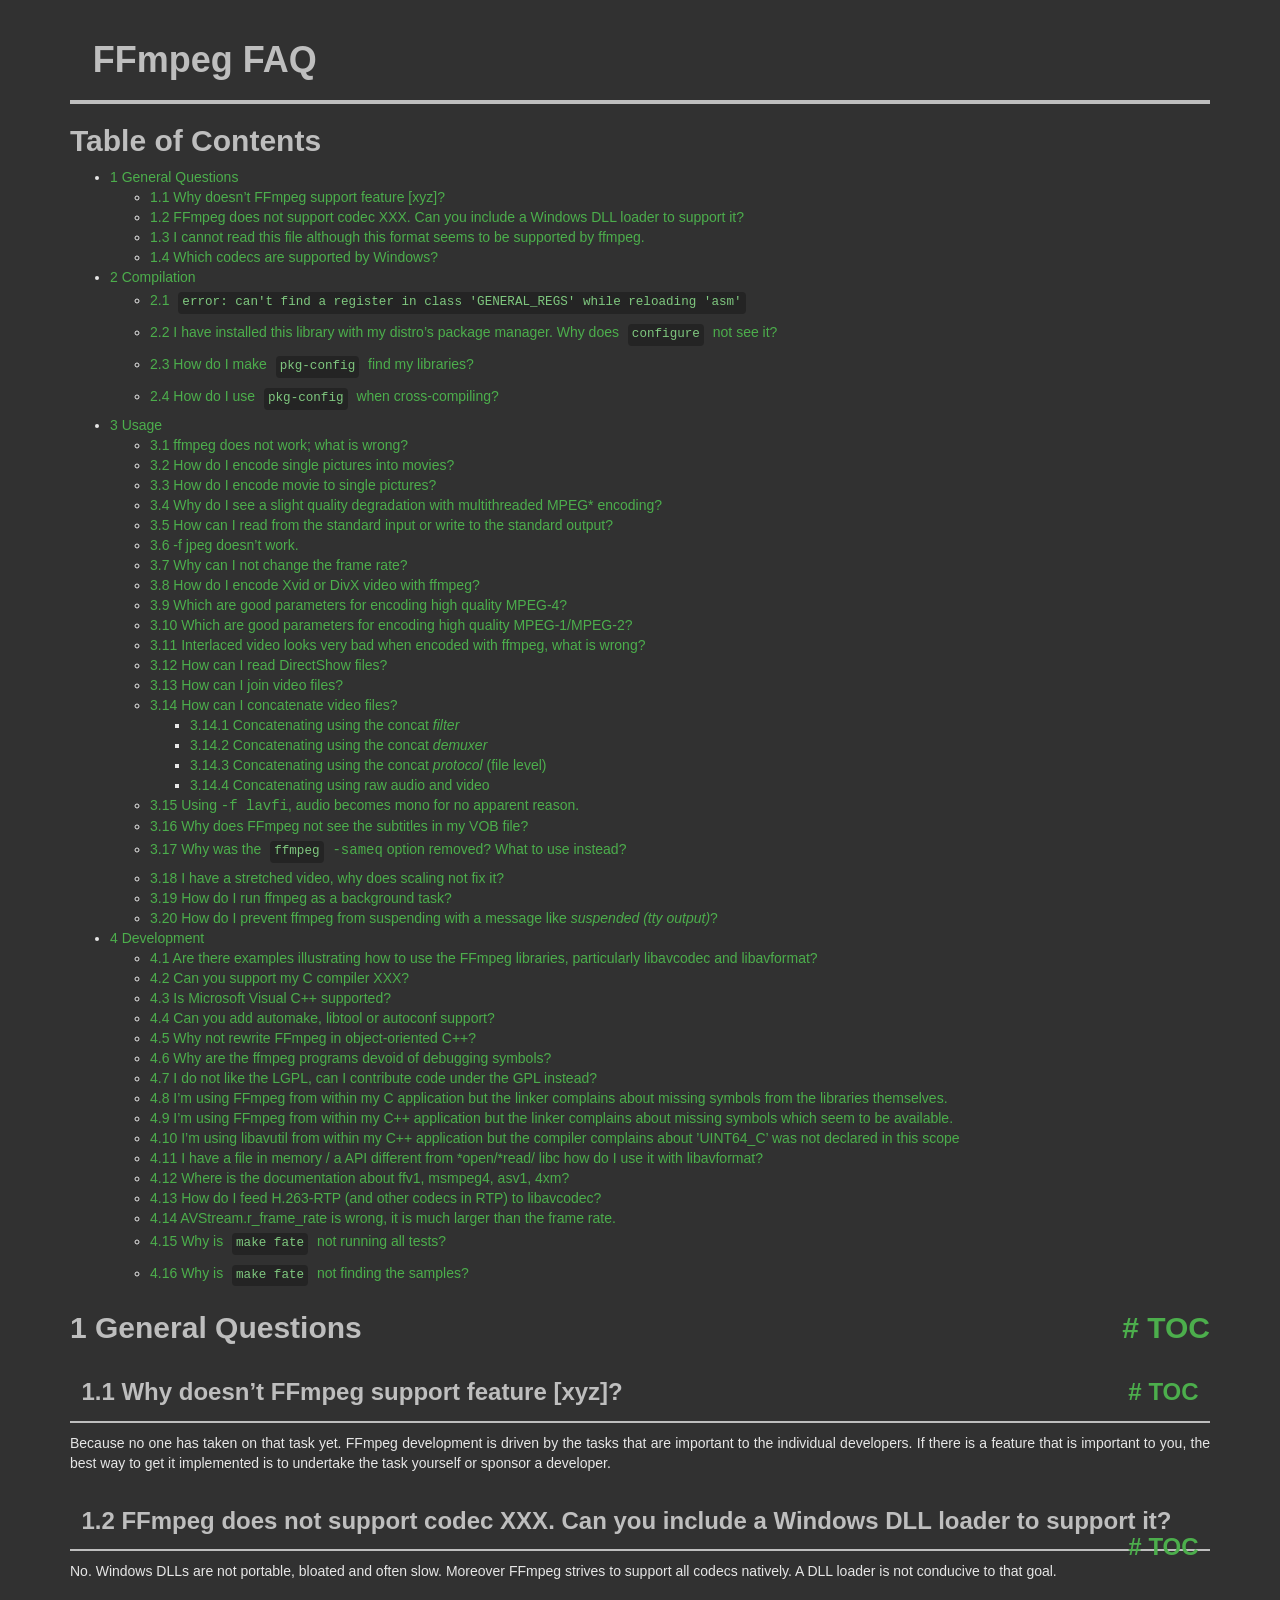
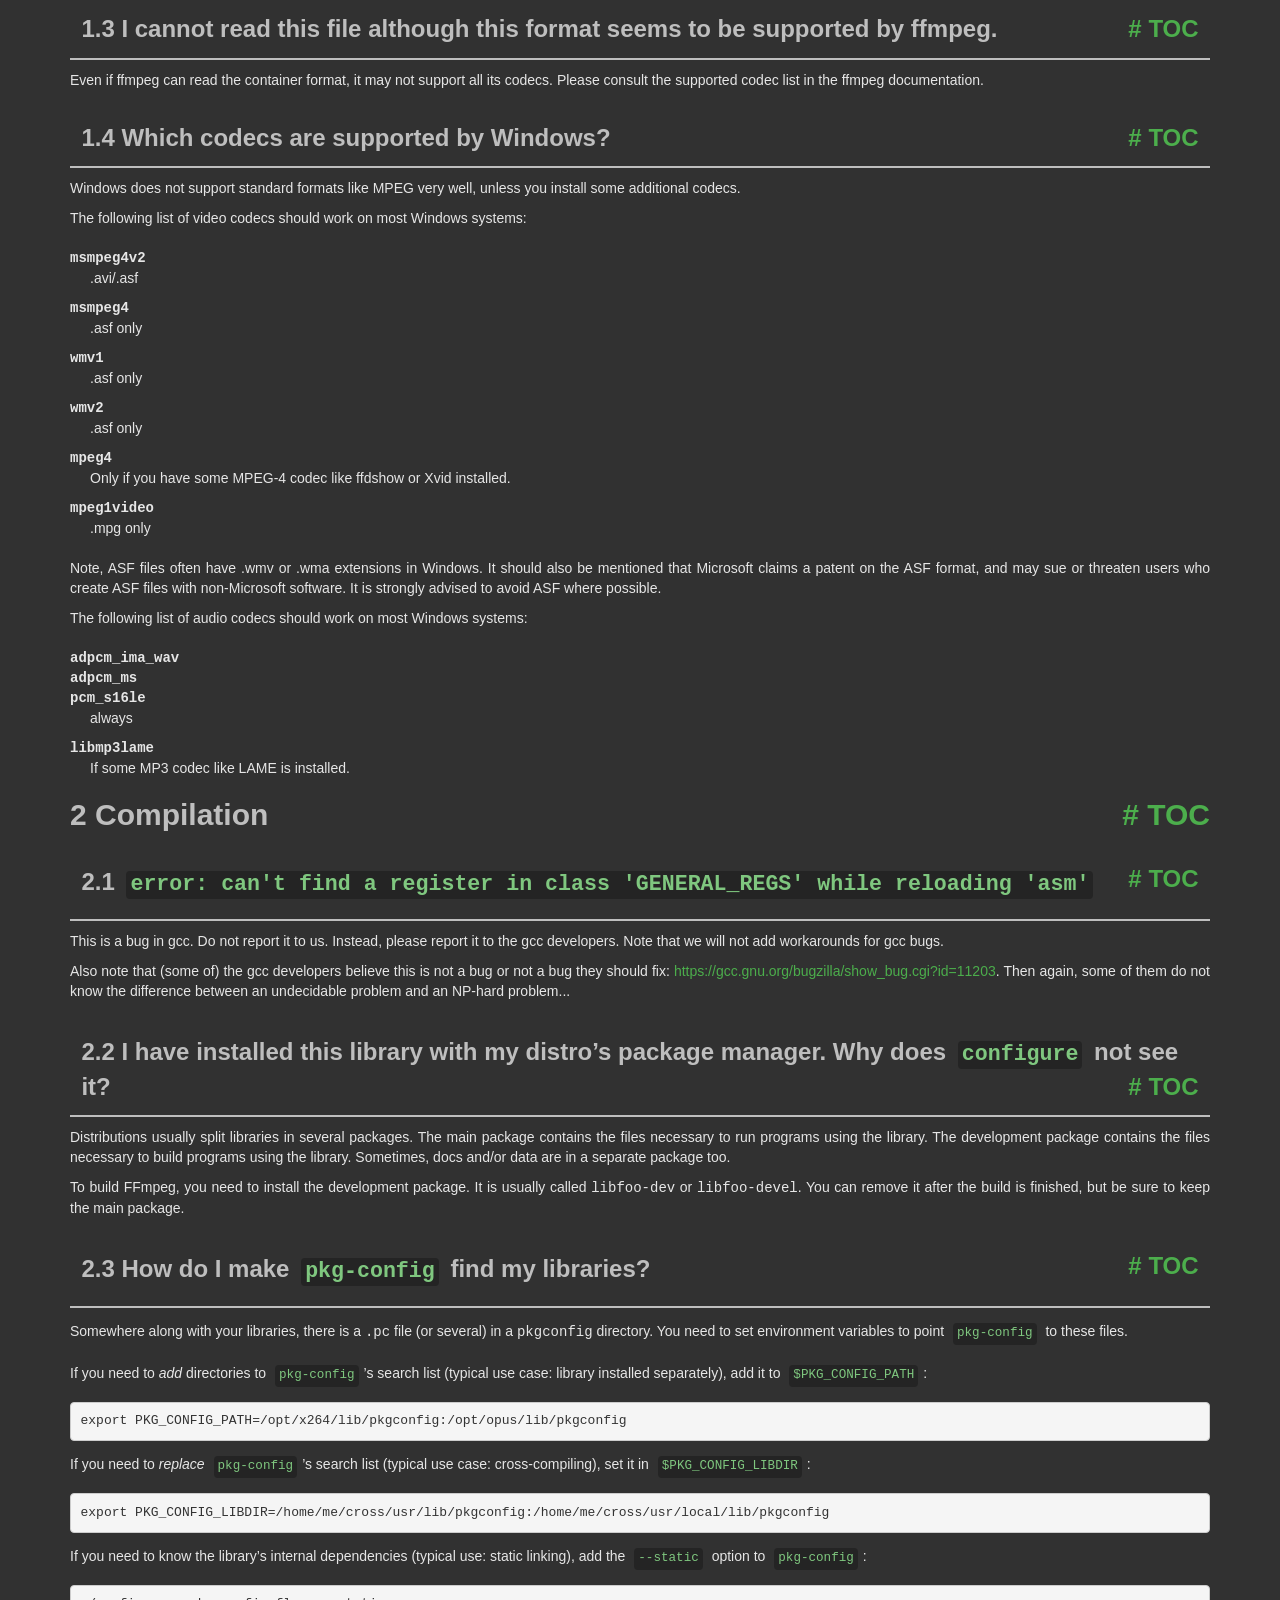
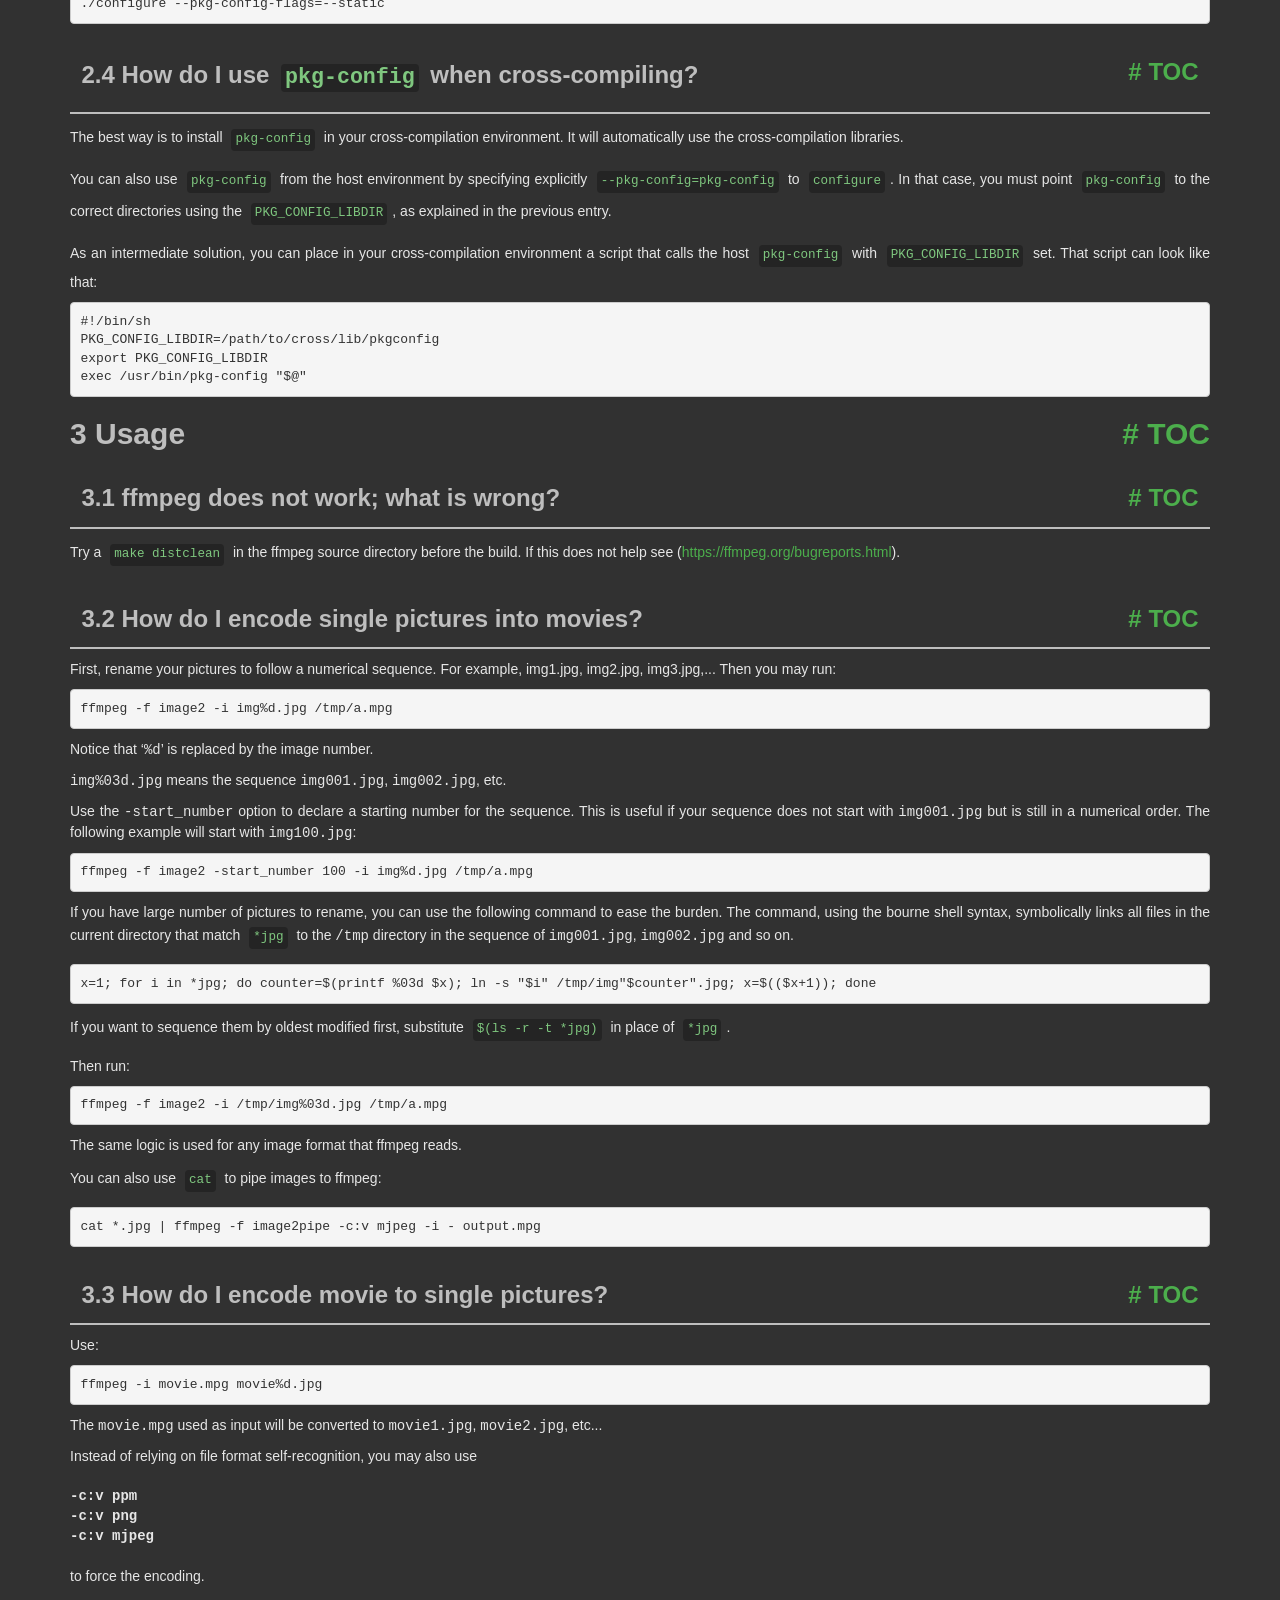
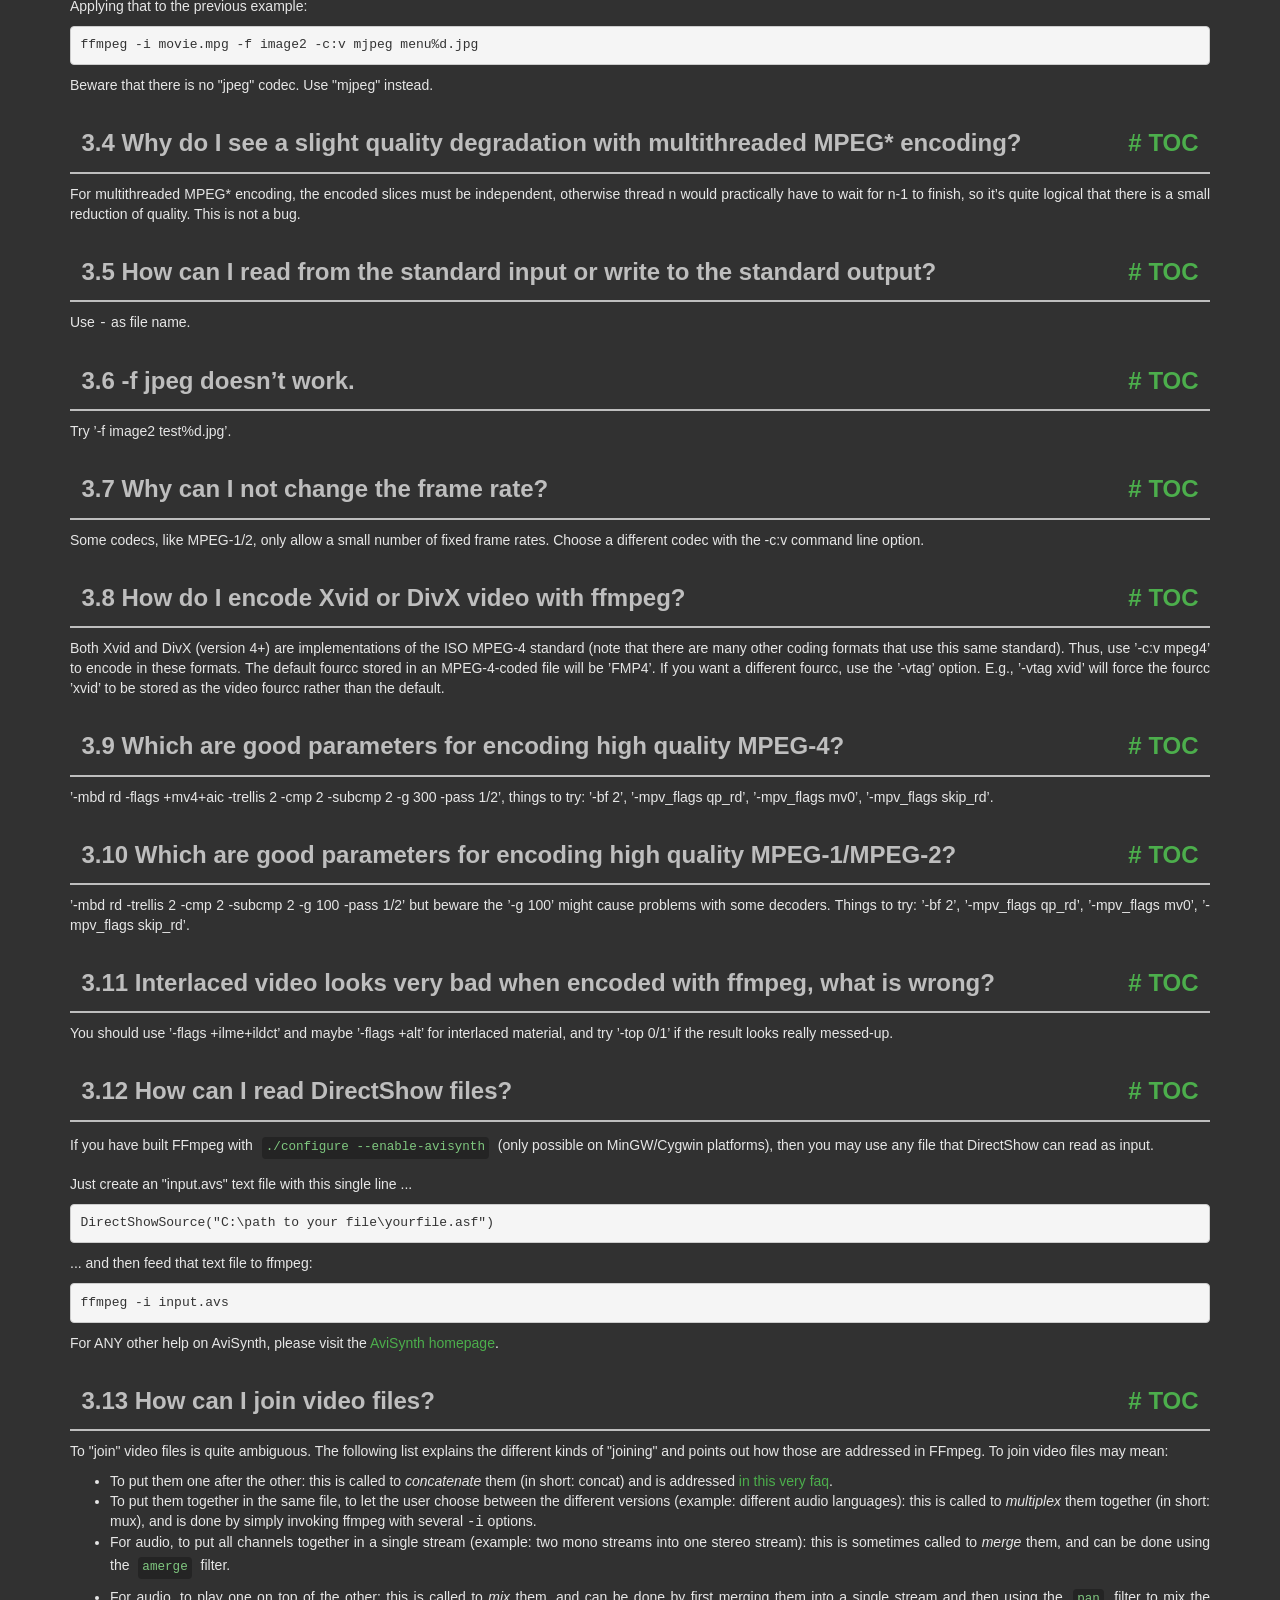
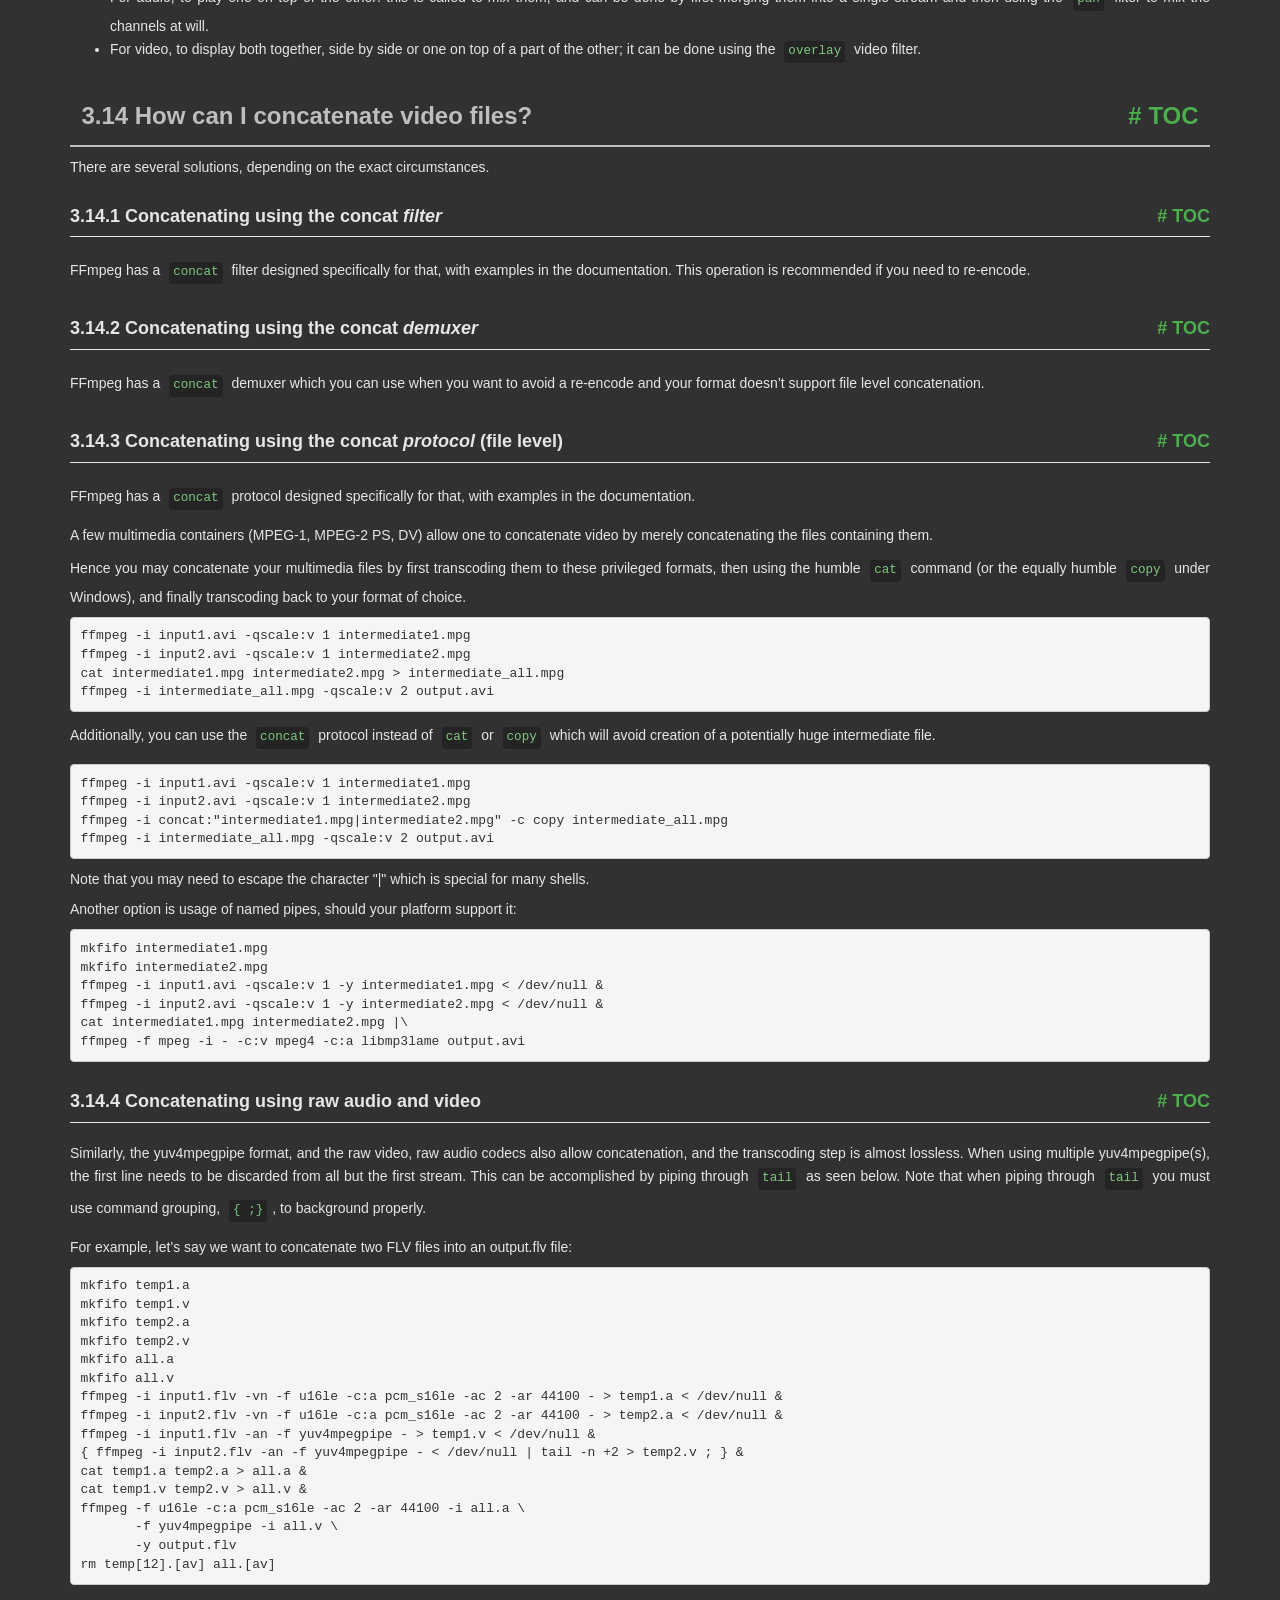
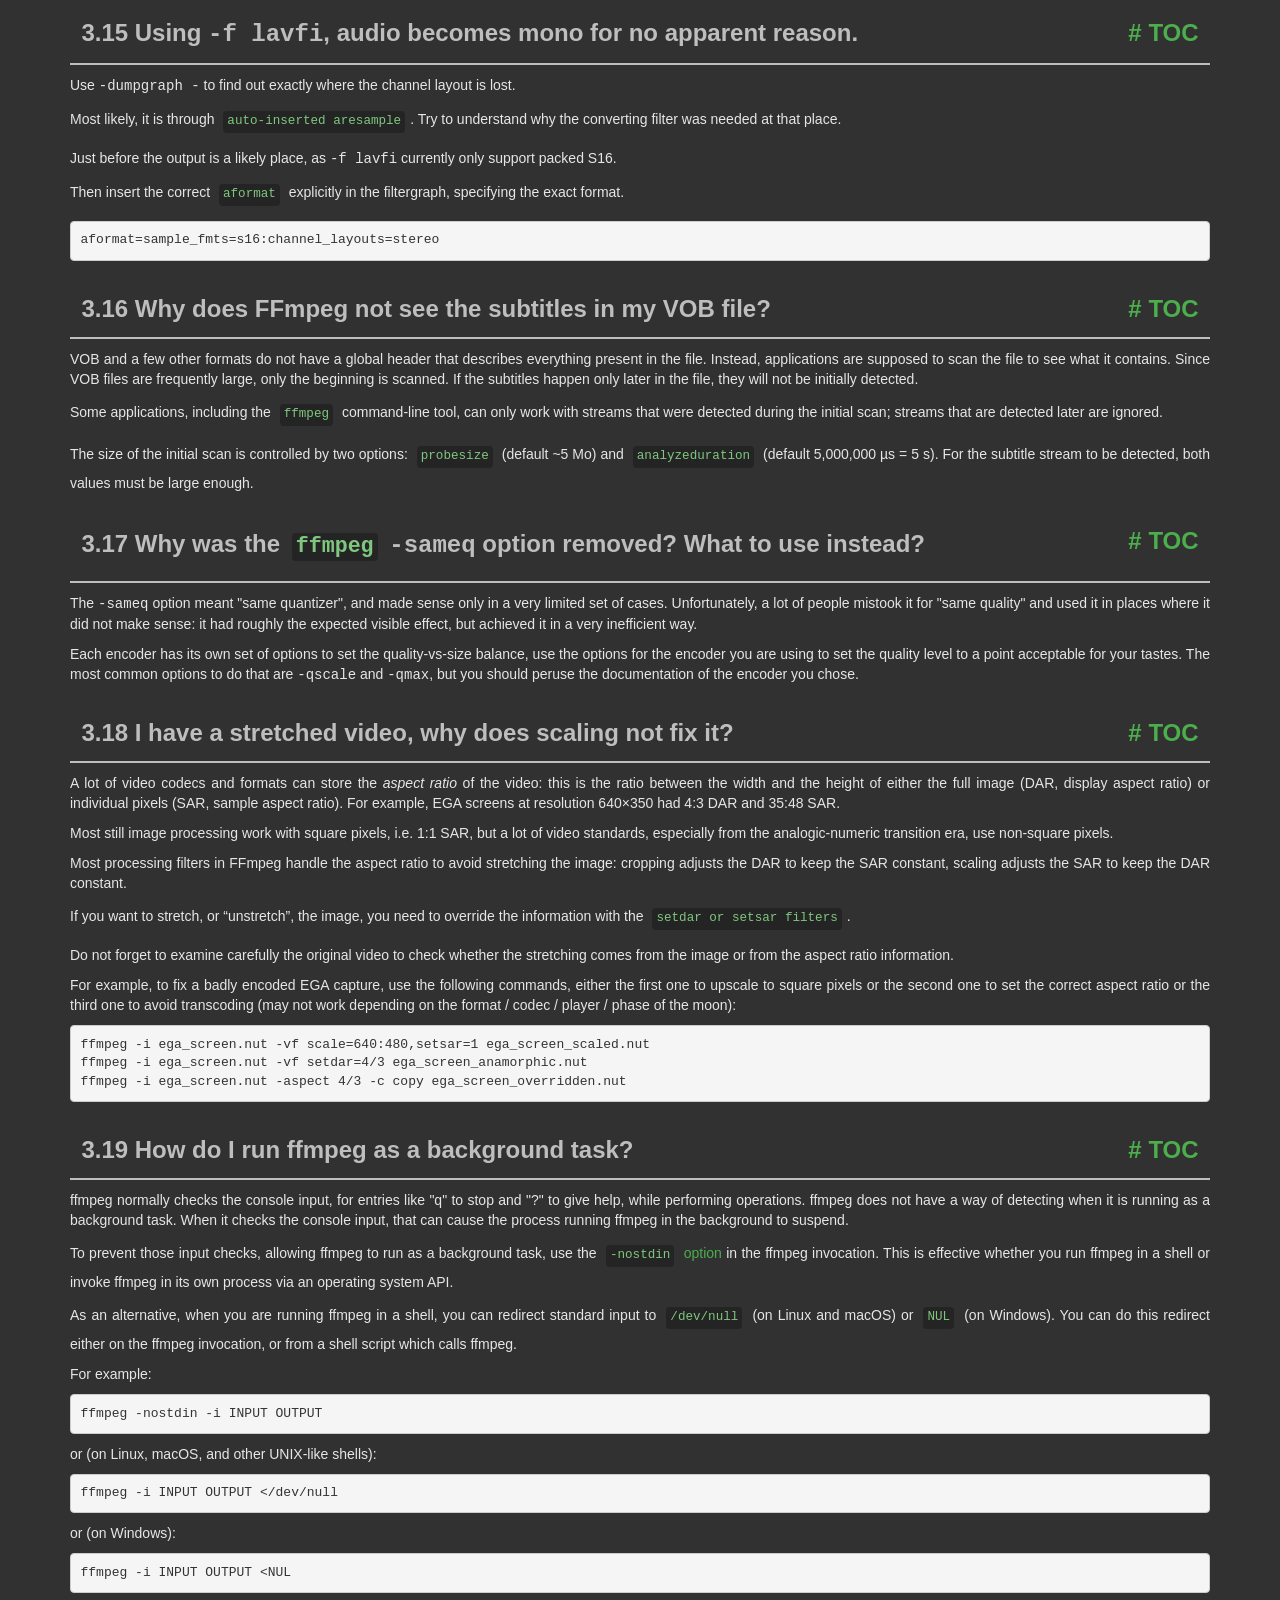
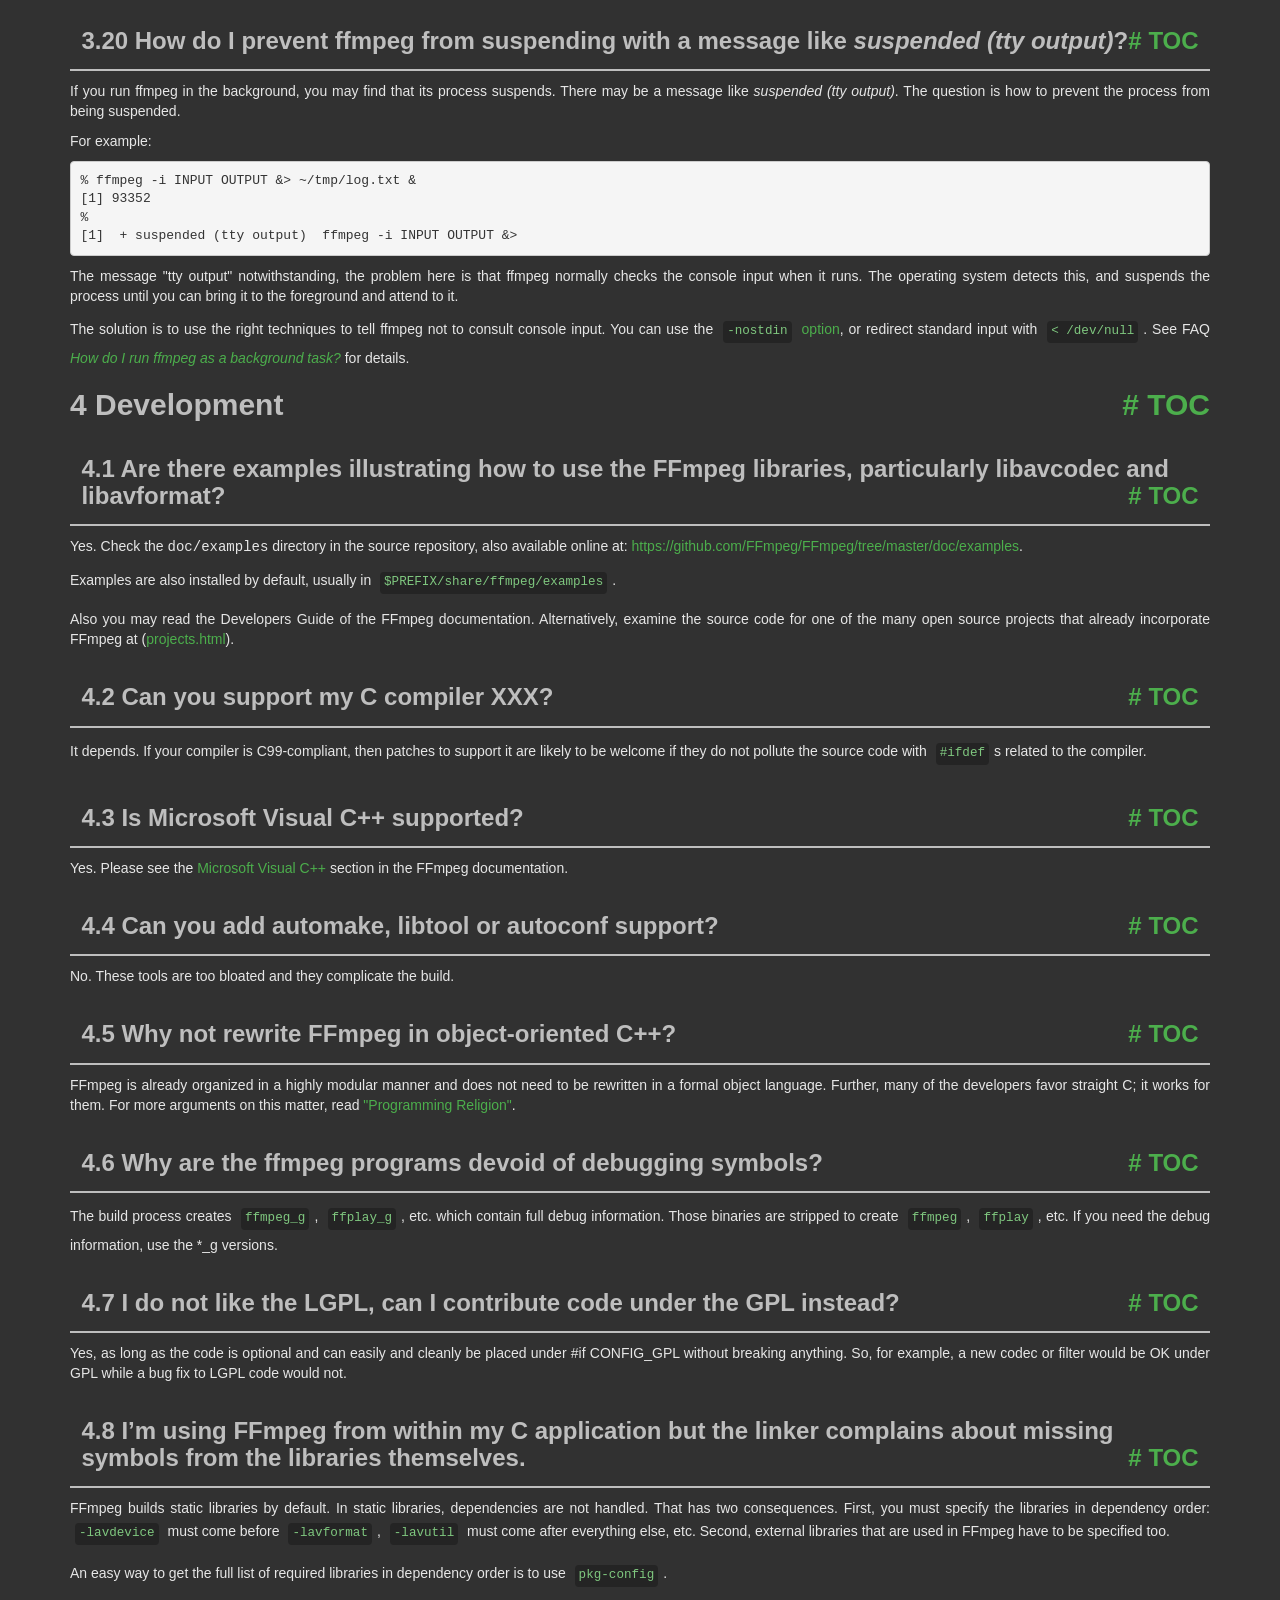
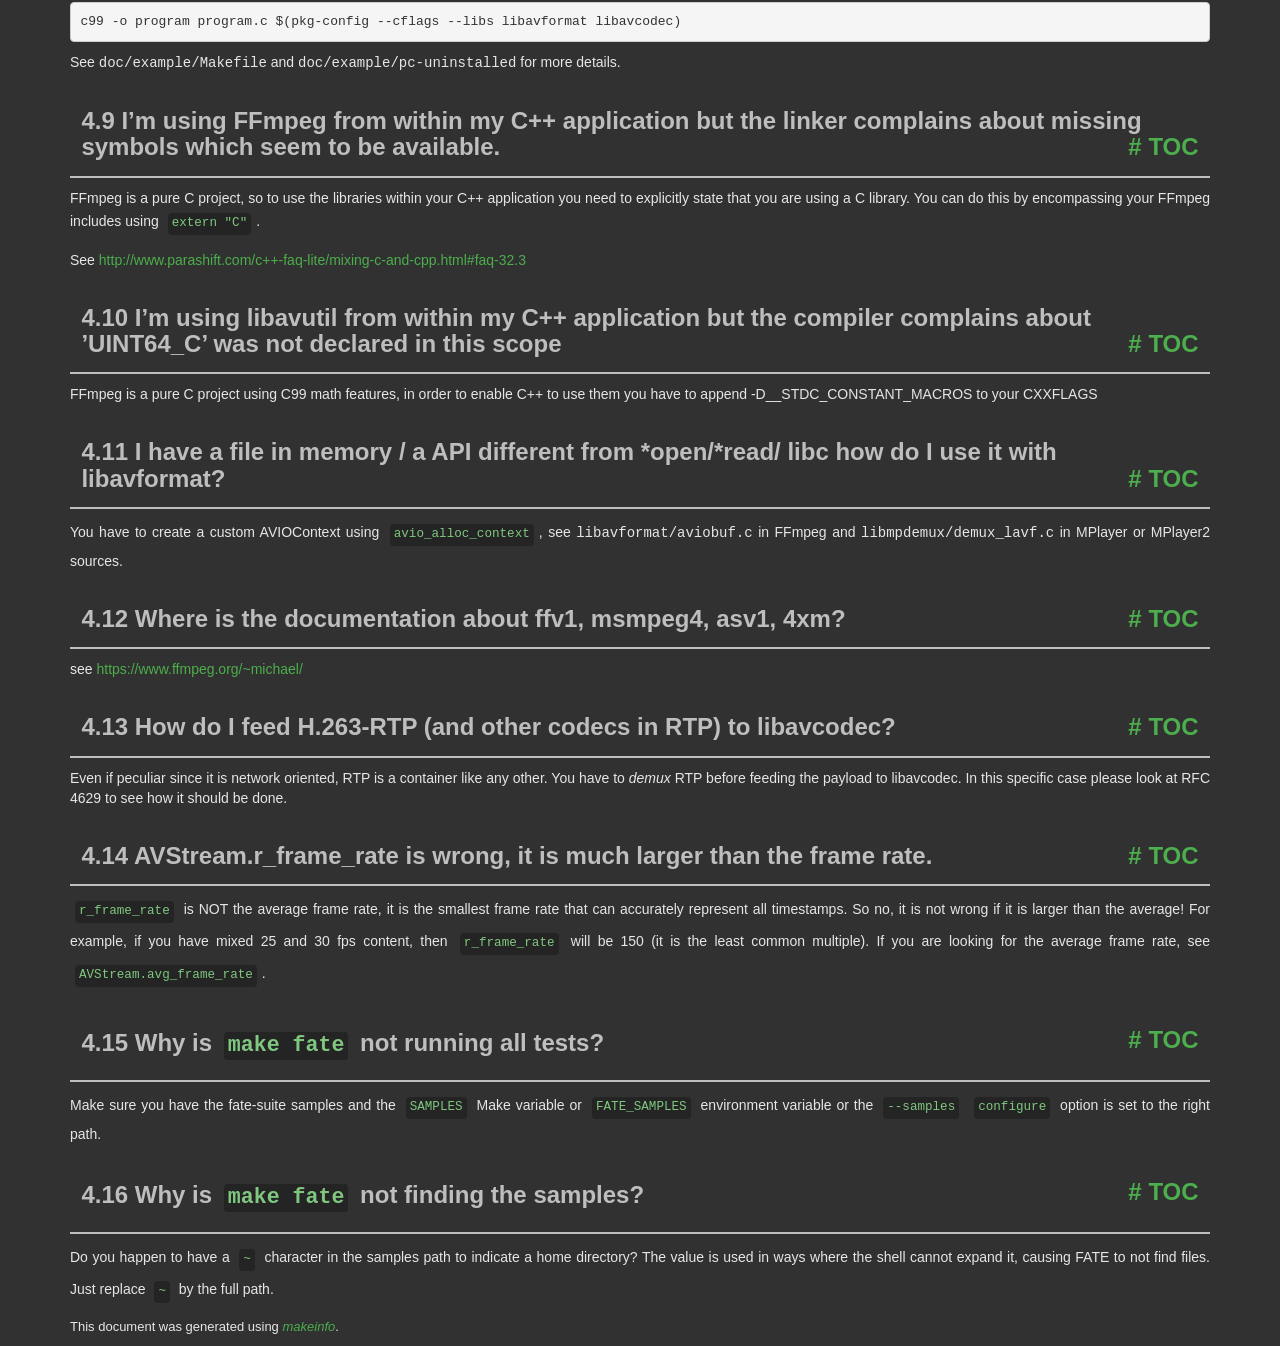
<file: bin/lib_ffmpeg/doc/faq.html>
<!DOCTYPE html PUBLIC "-//W3C//DTD HTML 4.01 Transitional//EN" "http://www.w3.org/TR/html4/loose.dtd">
<html>
<!-- Created by , GNU Texinfo 7.1.1 -->
  <head>
    <meta charset="utf-8">
    <title>
      FFmpeg FAQ
    </title>
    <meta name="viewport" content="width=device-width,initial-scale=1.0">
    <link rel="stylesheet" type="text/css" href="bootstrap.min.css">
    <link rel="stylesheet" type="text/css" href="style.min.css">
  </head>
  <body>
    <div class="container">
      <h1>
      FFmpeg FAQ
      </h1>


<a name="SEC_Top"></a>

<div class="element-contents" id="SEC_Contents">
<h2 class="contents-heading">Table of Contents</h2>

<div class="contents">

<ul class="toc-numbered-mark">
  <li><a id="toc-General-Questions" href="#General-Questions">1 General Questions</a>
  <ul class="toc-numbered-mark">
    <li><a id="toc-Why-doesn_0027t-FFmpeg-support-feature-_005bxyz_005d_003f" href="#Why-doesn_0027t-FFmpeg-support-feature-_005bxyz_005d_003f">1.1 Why doesn&rsquo;t FFmpeg support feature [xyz]?</a></li>
    <li><a id="toc-FFmpeg-does-not-support-codec-XXX_002e-Can-you-include-a-Windows-DLL-loader-to-support-it_003f" href="#FFmpeg-does-not-support-codec-XXX_002e-Can-you-include-a-Windows-DLL-loader-to-support-it_003f">1.2 FFmpeg does not support codec XXX. Can you include a Windows DLL loader to support it?</a></li>
    <li><a id="toc-I-cannot-read-this-file-although-this-format-seems-to-be-supported-by-ffmpeg_002e" href="#I-cannot-read-this-file-although-this-format-seems-to-be-supported-by-ffmpeg_002e">1.3 I cannot read this file although this format seems to be supported by ffmpeg.</a></li>
    <li><a id="toc-Which-codecs-are-supported-by-Windows_003f" href="#Which-codecs-are-supported-by-Windows_003f">1.4 Which codecs are supported by Windows?</a></li>
  </ul></li>
  <li><a id="toc-Compilation" href="#Compilation">2 Compilation</a>
  <ul class="toc-numbered-mark">
    <li><a id="toc-error_003a-can_0027t-find-a-register-in-class-_0027GENERAL_005fREGS_0027-while-reloading-_0027asm_0027" href="#error_003a-can_0027t-find-a-register-in-class-_0027GENERAL_005fREGS_0027-while-reloading-_0027asm_0027">2.1 <code class="code">error: can't find a register in class 'GENERAL_REGS' while reloading 'asm'</code></a></li>
    <li><a id="toc-I-have-installed-this-library-with-my-distro_0027s-package-manager_002e-Why-does-configure-not-see-it_003f" href="#I-have-installed-this-library-with-my-distro_0027s-package-manager_002e-Why-does-configure-not-see-it_003f">2.2 I have installed this library with my distro&rsquo;s package manager. Why does <code class="command">configure</code> not see it?</a></li>
    <li><a id="toc-How-do-I-make-pkg_002dconfig-find-my-libraries_003f" href="#How-do-I-make-pkg_002dconfig-find-my-libraries_003f">2.3 How do I make <code class="command">pkg-config</code> find my libraries?</a></li>
    <li><a id="toc-How-do-I-use-pkg_002dconfig-when-cross_002dcompiling_003f" href="#How-do-I-use-pkg_002dconfig-when-cross_002dcompiling_003f">2.4 How do I use <code class="command">pkg-config</code> when cross-compiling?</a></li>
  </ul></li>
  <li><a id="toc-Usage" href="#Usage">3 Usage</a>
  <ul class="toc-numbered-mark">
    <li><a id="toc-ffmpeg-does-not-work_003b-what-is-wrong_003f" href="#ffmpeg-does-not-work_003b-what-is-wrong_003f">3.1 ffmpeg does not work; what is wrong?</a></li>
    <li><a id="toc-How-do-I-encode-single-pictures-into-movies_003f" href="#How-do-I-encode-single-pictures-into-movies_003f">3.2 How do I encode single pictures into movies?</a></li>
    <li><a id="toc-How-do-I-encode-movie-to-single-pictures_003f" href="#How-do-I-encode-movie-to-single-pictures_003f">3.3 How do I encode movie to single pictures?</a></li>
    <li><a id="toc-Why-do-I-see-a-slight-quality-degradation-with-multithreaded-MPEG_002a-encoding_003f" href="#Why-do-I-see-a-slight-quality-degradation-with-multithreaded-MPEG_002a-encoding_003f">3.4 Why do I see a slight quality degradation with multithreaded MPEG* encoding?</a></li>
    <li><a id="toc-How-can-I-read-from-the-standard-input-or-write-to-the-standard-output_003f" href="#How-can-I-read-from-the-standard-input-or-write-to-the-standard-output_003f">3.5 How can I read from the standard input or write to the standard output?</a></li>
    <li><a id="toc-_002df-jpeg-doesn_0027t-work_002e" href="#g_t_002df-jpeg-doesn_0027t-work_002e">3.6 -f jpeg doesn&rsquo;t work.</a></li>
    <li><a id="toc-Why-can-I-not-change-the-frame-rate_003f" href="#Why-can-I-not-change-the-frame-rate_003f">3.7 Why can I not change the frame rate?</a></li>
    <li><a id="toc-How-do-I-encode-Xvid-or-DivX-video-with-ffmpeg_003f" href="#How-do-I-encode-Xvid-or-DivX-video-with-ffmpeg_003f">3.8 How do I encode Xvid or DivX video with ffmpeg?</a></li>
    <li><a id="toc-Which-are-good-parameters-for-encoding-high-quality-MPEG_002d4_003f" href="#Which-are-good-parameters-for-encoding-high-quality-MPEG_002d4_003f">3.9 Which are good parameters for encoding high quality MPEG-4?</a></li>
    <li><a id="toc-Which-are-good-parameters-for-encoding-high-quality-MPEG_002d1_002fMPEG_002d2_003f" href="#Which-are-good-parameters-for-encoding-high-quality-MPEG_002d1_002fMPEG_002d2_003f">3.10 Which are good parameters for encoding high quality MPEG-1/MPEG-2?</a></li>
    <li><a id="toc-Interlaced-video-looks-very-bad-when-encoded-with-ffmpeg_002c-what-is-wrong_003f" href="#Interlaced-video-looks-very-bad-when-encoded-with-ffmpeg_002c-what-is-wrong_003f">3.11 Interlaced video looks very bad when encoded with ffmpeg, what is wrong?</a></li>
    <li><a id="toc-How-can-I-read-DirectShow-files_003f" href="#How-can-I-read-DirectShow-files_003f">3.12 How can I read DirectShow files?</a></li>
    <li><a id="toc-How-can-I-join-video-files_003f" href="#How-can-I-join-video-files_003f">3.13 How can I join video files?</a></li>
    <li><a id="toc-How-can-I-concatenate-video-files_003f" href="#How-can-I-concatenate-video-files_003f">3.14 How can I concatenate video files?</a>
    <ul class="toc-numbered-mark">
      <li><a id="toc-Concatenating-using-the-concat-filter" href="#Concatenating-using-the-concat-filter">3.14.1 Concatenating using the concat <em class="emph">filter</em></a></li>
      <li><a id="toc-Concatenating-using-the-concat-demuxer" href="#Concatenating-using-the-concat-demuxer">3.14.2 Concatenating using the concat <em class="emph">demuxer</em></a></li>
      <li><a id="toc-Concatenating-using-the-concat-protocol-_0028file-level_0029" href="#Concatenating-using-the-concat-protocol-_0028file-level_0029">3.14.3 Concatenating using the concat <em class="emph">protocol</em> (file level)</a></li>
      <li><a id="toc-Concatenating-using-raw-audio-and-video" href="#Concatenating-using-raw-audio-and-video">3.14.4 Concatenating using raw audio and video</a></li>
    </ul></li>
    <li><a id="toc-Using-_002df-lavfi_002c-audio-becomes-mono-for-no-apparent-reason_002e" href="#Using-_002df-lavfi_002c-audio-becomes-mono-for-no-apparent-reason_002e">3.15 Using <samp class="option">-f lavfi</samp>, audio becomes mono for no apparent reason.</a></li>
    <li><a id="toc-Why-does-FFmpeg-not-see-the-subtitles-in-my-VOB-file_003f" href="#Why-does-FFmpeg-not-see-the-subtitles-in-my-VOB-file_003f">3.16 Why does FFmpeg not see the subtitles in my VOB file?</a></li>
    <li><a id="toc-Why-was-the-ffmpeg-_002dsameq-option-removed_003f-What-to-use-instead_003f" href="#Why-was-the-ffmpeg-_002dsameq-option-removed_003f-What-to-use-instead_003f">3.17 Why was the <code class="command">ffmpeg</code> <samp class="option">-sameq</samp> option removed? What to use instead?</a></li>
    <li><a id="toc-I-have-a-stretched-video_002c-why-does-scaling-not-fix-it_003f" href="#I-have-a-stretched-video_002c-why-does-scaling-not-fix-it_003f">3.18 I have a stretched video, why does scaling not fix it?</a></li>
    <li><a id="toc-How-do-I-run-ffmpeg-as-a-background-task_003f" href="#How-do-I-run-ffmpeg-as-a-background-task_003f">3.19 How do I run ffmpeg as a background task?</a></li>
    <li><a id="toc-How-do-I-prevent-ffmpeg-from-suspending-with-a-message-like-suspended-_0028tty-output_0029_003f" href="#How-do-I-prevent-ffmpeg-from-suspending-with-a-message-like-suspended-_0028tty-output_0029_003f">3.20 How do I prevent ffmpeg from suspending with a message like <em class="emph">suspended (tty output)</em>?</a></li>
  </ul></li>
  <li><a id="toc-Development" href="#Development">4 Development</a>
  <ul class="toc-numbered-mark">
    <li><a id="toc-Are-there-examples-illustrating-how-to-use-the-FFmpeg-libraries_002c-particularly-libavcodec-and-libavformat_003f" href="#Are-there-examples-illustrating-how-to-use-the-FFmpeg-libraries_002c-particularly-libavcodec-and-libavformat_003f">4.1 Are there examples illustrating how to use the FFmpeg libraries, particularly libavcodec and libavformat?</a></li>
    <li><a id="toc-Can-you-support-my-C-compiler-XXX_003f" href="#Can-you-support-my-C-compiler-XXX_003f">4.2 Can you support my C compiler XXX?</a></li>
    <li><a id="toc-Is-Microsoft-Visual-C_002b_002b-supported_003f" href="#Is-Microsoft-Visual-C_002b_002b-supported_003f">4.3 Is Microsoft Visual C++ supported?</a></li>
    <li><a id="toc-Can-you-add-automake_002c-libtool-or-autoconf-support_003f" href="#Can-you-add-automake_002c-libtool-or-autoconf-support_003f">4.4 Can you add automake, libtool or autoconf support?</a></li>
    <li><a id="toc-Why-not-rewrite-FFmpeg-in-object_002doriented-C_002b_002b_003f" href="#Why-not-rewrite-FFmpeg-in-object_002doriented-C_002b_002b_003f">4.5 Why not rewrite FFmpeg in object-oriented C++?</a></li>
    <li><a id="toc-Why-are-the-ffmpeg-programs-devoid-of-debugging-symbols_003f" href="#Why-are-the-ffmpeg-programs-devoid-of-debugging-symbols_003f">4.6 Why are the ffmpeg programs devoid of debugging symbols?</a></li>
    <li><a id="toc-I-do-not-like-the-LGPL_002c-can-I-contribute-code-under-the-GPL-instead_003f" href="#I-do-not-like-the-LGPL_002c-can-I-contribute-code-under-the-GPL-instead_003f">4.7 I do not like the LGPL, can I contribute code under the GPL instead?</a></li>
    <li><a id="toc-I_0027m-using-FFmpeg-from-within-my-C-application-but-the-linker-complains-about-missing-symbols-from-the-libraries-themselves_002e" href="#I_0027m-using-FFmpeg-from-within-my-C-application-but-the-linker-complains-about-missing-symbols-from-the-libraries-themselves_002e">4.8 I&rsquo;m using FFmpeg from within my C application but the linker complains about missing symbols from the libraries themselves.</a></li>
    <li><a id="toc-I_0027m-using-FFmpeg-from-within-my-C_002b_002b-application-but-the-linker-complains-about-missing-symbols-which-seem-to-be-available_002e" href="#I_0027m-using-FFmpeg-from-within-my-C_002b_002b-application-but-the-linker-complains-about-missing-symbols-which-seem-to-be-available_002e">4.9 I&rsquo;m using FFmpeg from within my C++ application but the linker complains about missing symbols which seem to be available.</a></li>
    <li><a id="toc-I_0027m-using-libavutil-from-within-my-C_002b_002b-application-but-the-compiler-complains-about-_0027UINT64_005fC_0027-was-not-declared-in-this-scope" href="#I_0027m-using-libavutil-from-within-my-C_002b_002b-application-but-the-compiler-complains-about-_0027UINT64_005fC_0027-was-not-declared-in-this-scope">4.10 I&rsquo;m using libavutil from within my C++ application but the compiler complains about &rsquo;UINT64_C&rsquo; was not declared in this scope</a></li>
    <li><a id="toc-I-have-a-file-in-memory-_002f-a-API-different-from-_002aopen_002f_002aread_002f-libc-how-do-I-use-it-with-libavformat_003f" href="#I-have-a-file-in-memory-_002f-a-API-different-from-_002aopen_002f_002aread_002f-libc-how-do-I-use-it-with-libavformat_003f">4.11 I have a file in memory / a API different from *open/*read/ libc how do I use it with libavformat?</a></li>
    <li><a id="toc-Where-is-the-documentation-about-ffv1_002c-msmpeg4_002c-asv1_002c-4xm_003f" href="#Where-is-the-documentation-about-ffv1_002c-msmpeg4_002c-asv1_002c-4xm_003f">4.12 Where is the documentation about ffv1, msmpeg4, asv1, 4xm?</a></li>
    <li><a id="toc-How-do-I-feed-H_002e263_002dRTP-_0028and-other-codecs-in-RTP_0029-to-libavcodec_003f" href="#How-do-I-feed-H_002e263_002dRTP-_0028and-other-codecs-in-RTP_0029-to-libavcodec_003f">4.13 How do I feed H.263-RTP (and other codecs in RTP) to libavcodec?</a></li>
    <li><a id="toc-AVStream_002er_005fframe_005frate-is-wrong_002c-it-is-much-larger-than-the-frame-rate_002e" href="#AVStream_002er_005fframe_005frate-is-wrong_002c-it-is-much-larger-than-the-frame-rate_002e">4.14 AVStream.r_frame_rate is wrong, it is much larger than the frame rate.</a></li>
    <li><a id="toc-Why-is-make-fate-not-running-all-tests_003f" href="#Why-is-make-fate-not-running-all-tests_003f">4.15 Why is <code class="code">make fate</code> not running all tests?</a></li>
    <li><a id="toc-Why-is-make-fate-not-finding-the-samples_003f" href="#Why-is-make-fate-not-finding-the-samples_003f">4.16 Why is <code class="code">make fate</code> not finding the samples?</a></li>
  </ul></li>
</ul>
</div>
</div>

<a name="General-Questions"></a>
<h2 class="chapter">1 General Questions<span class="pull-right"><a class="anchor hidden-xs" href="#General-Questions" aria-hidden="true">#</a> <a class="anchor hidden-xs"href="#toc-General-Questions" aria-hidden="true">TOC</a></span></h2>

<a name="Why-doesn_0027t-FFmpeg-support-feature-_005bxyz_005d_003f"></a>
<h3 class="section">1.1 Why doesn&rsquo;t FFmpeg support feature [xyz]?<span class="pull-right"><a class="anchor hidden-xs" href="#Why-doesn_0027t-FFmpeg-support-feature-_005bxyz_005d_003f" aria-hidden="true">#</a> <a class="anchor hidden-xs"href="#toc-Why-doesn_0027t-FFmpeg-support-feature-_005bxyz_005d_003f" aria-hidden="true">TOC</a></span></h3>

<p>Because no one has taken on that task yet. FFmpeg development is
driven by the tasks that are important to the individual developers.
If there is a feature that is important to you, the best way to get
it implemented is to undertake the task yourself or sponsor a developer.
</p>
<a name="FFmpeg-does-not-support-codec-XXX_002e-Can-you-include-a-Windows-DLL-loader-to-support-it_003f"></a>
<h3 class="section">1.2 FFmpeg does not support codec XXX. Can you include a Windows DLL loader to support it?<span class="pull-right"><a class="anchor hidden-xs" href="#FFmpeg-does-not-support-codec-XXX_002e-Can-you-include-a-Windows-DLL-loader-to-support-it_003f" aria-hidden="true">#</a> <a class="anchor hidden-xs"href="#toc-FFmpeg-does-not-support-codec-XXX_002e-Can-you-include-a-Windows-DLL-loader-to-support-it_003f" aria-hidden="true">TOC</a></span></h3>

<p>No. Windows DLLs are not portable, bloated and often slow.
Moreover FFmpeg strives to support all codecs natively.
A DLL loader is not conducive to that goal.
</p>
<a name="I-cannot-read-this-file-although-this-format-seems-to-be-supported-by-ffmpeg_002e"></a>
<h3 class="section">1.3 I cannot read this file although this format seems to be supported by ffmpeg.<span class="pull-right"><a class="anchor hidden-xs" href="#I-cannot-read-this-file-although-this-format-seems-to-be-supported-by-ffmpeg_002e" aria-hidden="true">#</a> <a class="anchor hidden-xs"href="#toc-I-cannot-read-this-file-although-this-format-seems-to-be-supported-by-ffmpeg_002e" aria-hidden="true">TOC</a></span></h3>

<p>Even if ffmpeg can read the container format, it may not support all its
codecs. Please consult the supported codec list in the ffmpeg
documentation.
</p>
<a name="Which-codecs-are-supported-by-Windows_003f"></a>
<h3 class="section">1.4 Which codecs are supported by Windows?<span class="pull-right"><a class="anchor hidden-xs" href="#Which-codecs-are-supported-by-Windows_003f" aria-hidden="true">#</a> <a class="anchor hidden-xs"href="#toc-Which-codecs-are-supported-by-Windows_003f" aria-hidden="true">TOC</a></span></h3>

<p>Windows does not support standard formats like MPEG very well, unless you
install some additional codecs.
</p>
<p>The following list of video codecs should work on most Windows systems:
</p><dl class="table">
<dt><samp class="option">msmpeg4v2</samp></dt>
<dd><p>.avi/.asf
</p></dd>
<dt><samp class="option">msmpeg4</samp></dt>
<dd><p>.asf only
</p></dd>
<dt><samp class="option">wmv1</samp></dt>
<dd><p>.asf only
</p></dd>
<dt><samp class="option">wmv2</samp></dt>
<dd><p>.asf only
</p></dd>
<dt><samp class="option">mpeg4</samp></dt>
<dd><p>Only if you have some MPEG-4 codec like ffdshow or Xvid installed.
</p></dd>
<dt><samp class="option">mpeg1video</samp></dt>
<dd><p>.mpg only
</p></dd>
</dl>
<p>Note, ASF files often have .wmv or .wma extensions in Windows. It should also
be mentioned that Microsoft claims a patent on the ASF format, and may sue
or threaten users who create ASF files with non-Microsoft software. It is
strongly advised to avoid ASF where possible.
</p>
<p>The following list of audio codecs should work on most Windows systems:
</p><dl class="table">
<dt><samp class="option">adpcm_ima_wav</samp></dt>
<dt><samp class="option">adpcm_ms</samp></dt>
<dt><samp class="option">pcm_s16le</samp></dt>
<dd><p>always
</p></dd>
<dt><samp class="option">libmp3lame</samp></dt>
<dd><p>If some MP3 codec like LAME is installed.
</p></dd>
</dl>


<a name="Compilation"></a>
<h2 class="chapter">2 Compilation<span class="pull-right"><a class="anchor hidden-xs" href="#Compilation" aria-hidden="true">#</a> <a class="anchor hidden-xs"href="#toc-Compilation" aria-hidden="true">TOC</a></span></h2>

<a name="error_003a-can_0027t-find-a-register-in-class-_0027GENERAL_005fREGS_0027-while-reloading-_0027asm_0027"></a>
<h3 class="section">2.1 <code class="code">error: can't find a register in class 'GENERAL_REGS' while reloading 'asm'</code><span class="pull-right"><a class="anchor hidden-xs" href="#error_003a-can_0027t-find-a-register-in-class-_0027GENERAL_005fREGS_0027-while-reloading-_0027asm_0027" aria-hidden="true">#</a> <a class="anchor hidden-xs"href="#toc-error_003a-can_0027t-find-a-register-in-class-_0027GENERAL_005fREGS_0027-while-reloading-_0027asm_0027" aria-hidden="true">TOC</a></span></h3>

<p>This is a bug in gcc. Do not report it to us. Instead, please report it to
the gcc developers. Note that we will not add workarounds for gcc bugs.
</p>
<p>Also note that (some of) the gcc developers believe this is not a bug or
not a bug they should fix:
<a class="url" href="https://gcc.gnu.org/bugzilla/show_bug.cgi?id=11203">https://gcc.gnu.org/bugzilla/show_bug.cgi?id=11203</a>.
Then again, some of them do not know the difference between an undecidable
problem and an NP-hard problem...
</p>
<a name="I-have-installed-this-library-with-my-distro_0027s-package-manager_002e-Why-does-configure-not-see-it_003f"></a>
<h3 class="section">2.2 I have installed this library with my distro&rsquo;s package manager. Why does <code class="command">configure</code> not see it?<span class="pull-right"><a class="anchor hidden-xs" href="#I-have-installed-this-library-with-my-distro_0027s-package-manager_002e-Why-does-configure-not-see-it_003f" aria-hidden="true">#</a> <a class="anchor hidden-xs"href="#toc-I-have-installed-this-library-with-my-distro_0027s-package-manager_002e-Why-does-configure-not-see-it_003f" aria-hidden="true">TOC</a></span></h3>

<p>Distributions usually split libraries in several packages. The main package
contains the files necessary to run programs using the library. The
development package contains the files necessary to build programs using the
library. Sometimes, docs and/or data are in a separate package too.
</p>
<p>To build FFmpeg, you need to install the development package. It is usually
called <samp class="file">libfoo-dev</samp> or <samp class="file">libfoo-devel</samp>. You can remove it after the
build is finished, but be sure to keep the main package.
</p>
<a name="How-do-I-make-pkg_002dconfig-find-my-libraries_003f"></a>
<h3 class="section">2.3 How do I make <code class="command">pkg-config</code> find my libraries?<span class="pull-right"><a class="anchor hidden-xs" href="#How-do-I-make-pkg_002dconfig-find-my-libraries_003f" aria-hidden="true">#</a> <a class="anchor hidden-xs"href="#toc-How-do-I-make-pkg_002dconfig-find-my-libraries_003f" aria-hidden="true">TOC</a></span></h3>

<p>Somewhere along with your libraries, there is a <samp class="file">.pc</samp> file (or several)
in a <samp class="file">pkgconfig</samp> directory. You need to set environment variables to
point <code class="command">pkg-config</code> to these files.
</p>
<p>If you need to <em class="emph">add</em> directories to <code class="command">pkg-config</code>&rsquo;s search list
(typical use case: library installed separately), add it to
<code class="code">$PKG_CONFIG_PATH</code>:
</p>
<div class="example">
<pre class="example-preformatted">export PKG_CONFIG_PATH=/opt/x264/lib/pkgconfig:/opt/opus/lib/pkgconfig
</pre></div>

<p>If you need to <em class="emph">replace</em> <code class="command">pkg-config</code>&rsquo;s search list
(typical use case: cross-compiling), set it in
<code class="code">$PKG_CONFIG_LIBDIR</code>:
</p>
<div class="example">
<pre class="example-preformatted">export PKG_CONFIG_LIBDIR=/home/me/cross/usr/lib/pkgconfig:/home/me/cross/usr/local/lib/pkgconfig
</pre></div>

<p>If you need to know the library&rsquo;s internal dependencies (typical use: static
linking), add the <code class="code">--static</code> option to <code class="command">pkg-config</code>:
</p>
<div class="example">
<pre class="example-preformatted">./configure --pkg-config-flags=--static
</pre></div>

<a name="How-do-I-use-pkg_002dconfig-when-cross_002dcompiling_003f"></a>
<h3 class="section">2.4 How do I use <code class="command">pkg-config</code> when cross-compiling?<span class="pull-right"><a class="anchor hidden-xs" href="#How-do-I-use-pkg_002dconfig-when-cross_002dcompiling_003f" aria-hidden="true">#</a> <a class="anchor hidden-xs"href="#toc-How-do-I-use-pkg_002dconfig-when-cross_002dcompiling_003f" aria-hidden="true">TOC</a></span></h3>

<p>The best way is to install <code class="command">pkg-config</code> in your cross-compilation
environment. It will automatically use the cross-compilation libraries.
</p>
<p>You can also use <code class="command">pkg-config</code> from the host environment by
specifying explicitly <code class="code">--pkg-config=pkg-config</code> to <code class="command">configure</code>.
In that case, you must point <code class="command">pkg-config</code> to the correct directories
using the <code class="code">PKG_CONFIG_LIBDIR</code>, as explained in the previous entry.
</p>
<p>As an intermediate solution, you can place in your cross-compilation
environment a script that calls the host <code class="command">pkg-config</code> with
<code class="code">PKG_CONFIG_LIBDIR</code> set. That script can look like that:
</p>
<div class="example">
<pre class="example-preformatted">#!/bin/sh
PKG_CONFIG_LIBDIR=/path/to/cross/lib/pkgconfig
export PKG_CONFIG_LIBDIR
exec /usr/bin/pkg-config &quot;$@&quot;
</pre></div>

<a name="Usage"></a>
<h2 class="chapter">3 Usage<span class="pull-right"><a class="anchor hidden-xs" href="#Usage" aria-hidden="true">#</a> <a class="anchor hidden-xs"href="#toc-Usage" aria-hidden="true">TOC</a></span></h2>

<a name="ffmpeg-does-not-work_003b-what-is-wrong_003f"></a>
<h3 class="section">3.1 ffmpeg does not work; what is wrong?<span class="pull-right"><a class="anchor hidden-xs" href="#ffmpeg-does-not-work_003b-what-is-wrong_003f" aria-hidden="true">#</a> <a class="anchor hidden-xs"href="#toc-ffmpeg-does-not-work_003b-what-is-wrong_003f" aria-hidden="true">TOC</a></span></h3>

<p>Try a <code class="code">make distclean</code> in the ffmpeg source directory before the build.
If this does not help see
(<a class="url" href="https://ffmpeg.org/bugreports.html">https://ffmpeg.org/bugreports.html</a>).
</p>
<a name="How-do-I-encode-single-pictures-into-movies_003f"></a>
<h3 class="section">3.2 How do I encode single pictures into movies?<span class="pull-right"><a class="anchor hidden-xs" href="#How-do-I-encode-single-pictures-into-movies_003f" aria-hidden="true">#</a> <a class="anchor hidden-xs"href="#toc-How-do-I-encode-single-pictures-into-movies_003f" aria-hidden="true">TOC</a></span></h3>

<p>First, rename your pictures to follow a numerical sequence.
For example, img1.jpg, img2.jpg, img3.jpg,...
Then you may run:
</p>
<div class="example">
<pre class="example-preformatted">ffmpeg -f image2 -i img%d.jpg /tmp/a.mpg
</pre></div>

<p>Notice that &lsquo;<samp class="samp">%d</samp>&rsquo; is replaced by the image number.
</p>
<p><samp class="file">img%03d.jpg</samp> means the sequence <samp class="file">img001.jpg</samp>, <samp class="file">img002.jpg</samp>, etc.
</p>
<p>Use the <samp class="option">-start_number</samp> option to declare a starting number for
the sequence. This is useful if your sequence does not start with
<samp class="file">img001.jpg</samp> but is still in a numerical order. The following
example will start with <samp class="file">img100.jpg</samp>:
</p>
<div class="example">
<pre class="example-preformatted">ffmpeg -f image2 -start_number 100 -i img%d.jpg /tmp/a.mpg
</pre></div>

<p>If you have large number of pictures to rename, you can use the
following command to ease the burden. The command, using the bourne
shell syntax, symbolically links all files in the current directory
that match <code class="code">*jpg</code> to the <samp class="file">/tmp</samp> directory in the sequence of
<samp class="file">img001.jpg</samp>, <samp class="file">img002.jpg</samp> and so on.
</p>
<div class="example">
<pre class="example-preformatted">x=1; for i in *jpg; do counter=$(printf %03d $x); ln -s &quot;$i&quot; /tmp/img&quot;$counter&quot;.jpg; x=$(($x+1)); done
</pre></div>

<p>If you want to sequence them by oldest modified first, substitute
<code class="code">$(ls -r -t *jpg)</code> in place of <code class="code">*jpg</code>.
</p>
<p>Then run:
</p>
<div class="example">
<pre class="example-preformatted">ffmpeg -f image2 -i /tmp/img%03d.jpg /tmp/a.mpg
</pre></div>

<p>The same logic is used for any image format that ffmpeg reads.
</p>
<p>You can also use <code class="command">cat</code> to pipe images to ffmpeg:
</p>
<div class="example">
<pre class="example-preformatted">cat *.jpg | ffmpeg -f image2pipe -c:v mjpeg -i - output.mpg
</pre></div>

<a name="How-do-I-encode-movie-to-single-pictures_003f"></a>
<h3 class="section">3.3 How do I encode movie to single pictures?<span class="pull-right"><a class="anchor hidden-xs" href="#How-do-I-encode-movie-to-single-pictures_003f" aria-hidden="true">#</a> <a class="anchor hidden-xs"href="#toc-How-do-I-encode-movie-to-single-pictures_003f" aria-hidden="true">TOC</a></span></h3>

<p>Use:
</p>
<div class="example">
<pre class="example-preformatted">ffmpeg -i movie.mpg movie%d.jpg
</pre></div>

<p>The <samp class="file">movie.mpg</samp> used as input will be converted to
<samp class="file">movie1.jpg</samp>, <samp class="file">movie2.jpg</samp>, etc...
</p>
<p>Instead of relying on file format self-recognition, you may also use
</p><dl class="table">
<dt><samp class="option">-c:v ppm</samp></dt>
<dt><samp class="option">-c:v png</samp></dt>
<dt><samp class="option">-c:v mjpeg</samp></dt>
</dl>
<p>to force the encoding.
</p>
<p>Applying that to the previous example:
</p><div class="example">
<pre class="example-preformatted">ffmpeg -i movie.mpg -f image2 -c:v mjpeg menu%d.jpg
</pre></div>

<p>Beware that there is no &quot;jpeg&quot; codec. Use &quot;mjpeg&quot; instead.
</p>
<a name="Why-do-I-see-a-slight-quality-degradation-with-multithreaded-MPEG_002a-encoding_003f"></a>
<h3 class="section">3.4 Why do I see a slight quality degradation with multithreaded MPEG* encoding?<span class="pull-right"><a class="anchor hidden-xs" href="#Why-do-I-see-a-slight-quality-degradation-with-multithreaded-MPEG_002a-encoding_003f" aria-hidden="true">#</a> <a class="anchor hidden-xs"href="#toc-Why-do-I-see-a-slight-quality-degradation-with-multithreaded-MPEG_002a-encoding_003f" aria-hidden="true">TOC</a></span></h3>

<p>For multithreaded MPEG* encoding, the encoded slices must be independent,
otherwise thread n would practically have to wait for n-1 to finish, so it&rsquo;s
quite logical that there is a small reduction of quality. This is not a bug.
</p>
<a name="How-can-I-read-from-the-standard-input-or-write-to-the-standard-output_003f"></a>
<h3 class="section">3.5 How can I read from the standard input or write to the standard output?<span class="pull-right"><a class="anchor hidden-xs" href="#How-can-I-read-from-the-standard-input-or-write-to-the-standard-output_003f" aria-hidden="true">#</a> <a class="anchor hidden-xs"href="#toc-How-can-I-read-from-the-standard-input-or-write-to-the-standard-output_003f" aria-hidden="true">TOC</a></span></h3>

<p>Use <samp class="file">-</samp> as file name.
</p>
<a name="g_t_002df-jpeg-doesn_0027t-work_002e"></a>
<h3 class="section">3.6 -f jpeg doesn&rsquo;t work.<span class="pull-right"><a class="anchor hidden-xs" href="#_002df-jpeg-doesn_0027t-work_002e" aria-hidden="true">#</a> <a class="anchor hidden-xs"href="#toc-_002df-jpeg-doesn_0027t-work_002e" aria-hidden="true">TOC</a></span></h3>

<p>Try &rsquo;-f image2 test%d.jpg&rsquo;.
</p>
<a name="Why-can-I-not-change-the-frame-rate_003f"></a>
<h3 class="section">3.7 Why can I not change the frame rate?<span class="pull-right"><a class="anchor hidden-xs" href="#Why-can-I-not-change-the-frame-rate_003f" aria-hidden="true">#</a> <a class="anchor hidden-xs"href="#toc-Why-can-I-not-change-the-frame-rate_003f" aria-hidden="true">TOC</a></span></h3>

<p>Some codecs, like MPEG-1/2, only allow a small number of fixed frame rates.
Choose a different codec with the -c:v command line option.
</p>
<a name="How-do-I-encode-Xvid-or-DivX-video-with-ffmpeg_003f"></a>
<h3 class="section">3.8 How do I encode Xvid or DivX video with ffmpeg?<span class="pull-right"><a class="anchor hidden-xs" href="#How-do-I-encode-Xvid-or-DivX-video-with-ffmpeg_003f" aria-hidden="true">#</a> <a class="anchor hidden-xs"href="#toc-How-do-I-encode-Xvid-or-DivX-video-with-ffmpeg_003f" aria-hidden="true">TOC</a></span></h3>

<p>Both Xvid and DivX (version 4+) are implementations of the ISO MPEG-4
standard (note that there are many other coding formats that use this
same standard). Thus, use &rsquo;-c:v mpeg4&rsquo; to encode in these formats. The
default fourcc stored in an MPEG-4-coded file will be &rsquo;FMP4&rsquo;. If you want
a different fourcc, use the &rsquo;-vtag&rsquo; option. E.g., &rsquo;-vtag xvid&rsquo; will
force the fourcc &rsquo;xvid&rsquo; to be stored as the video fourcc rather than the
default.
</p>
<a name="Which-are-good-parameters-for-encoding-high-quality-MPEG_002d4_003f"></a>
<h3 class="section">3.9 Which are good parameters for encoding high quality MPEG-4?<span class="pull-right"><a class="anchor hidden-xs" href="#Which-are-good-parameters-for-encoding-high-quality-MPEG_002d4_003f" aria-hidden="true">#</a> <a class="anchor hidden-xs"href="#toc-Which-are-good-parameters-for-encoding-high-quality-MPEG_002d4_003f" aria-hidden="true">TOC</a></span></h3>

<p>&rsquo;-mbd rd -flags +mv4+aic -trellis 2 -cmp 2 -subcmp 2 -g 300 -pass 1/2&rsquo;,
things to try: &rsquo;-bf 2&rsquo;, &rsquo;-mpv_flags qp_rd&rsquo;, &rsquo;-mpv_flags mv0&rsquo;, &rsquo;-mpv_flags skip_rd&rsquo;.
</p>
<a name="Which-are-good-parameters-for-encoding-high-quality-MPEG_002d1_002fMPEG_002d2_003f"></a>
<h3 class="section">3.10 Which are good parameters for encoding high quality MPEG-1/MPEG-2?<span class="pull-right"><a class="anchor hidden-xs" href="#Which-are-good-parameters-for-encoding-high-quality-MPEG_002d1_002fMPEG_002d2_003f" aria-hidden="true">#</a> <a class="anchor hidden-xs"href="#toc-Which-are-good-parameters-for-encoding-high-quality-MPEG_002d1_002fMPEG_002d2_003f" aria-hidden="true">TOC</a></span></h3>

<p>&rsquo;-mbd rd -trellis 2 -cmp 2 -subcmp 2 -g 100 -pass 1/2&rsquo;
but beware the &rsquo;-g 100&rsquo; might cause problems with some decoders.
Things to try: &rsquo;-bf 2&rsquo;, &rsquo;-mpv_flags qp_rd&rsquo;, &rsquo;-mpv_flags mv0&rsquo;, &rsquo;-mpv_flags skip_rd&rsquo;.
</p>
<a name="Interlaced-video-looks-very-bad-when-encoded-with-ffmpeg_002c-what-is-wrong_003f"></a>
<h3 class="section">3.11 Interlaced video looks very bad when encoded with ffmpeg, what is wrong?<span class="pull-right"><a class="anchor hidden-xs" href="#Interlaced-video-looks-very-bad-when-encoded-with-ffmpeg_002c-what-is-wrong_003f" aria-hidden="true">#</a> <a class="anchor hidden-xs"href="#toc-Interlaced-video-looks-very-bad-when-encoded-with-ffmpeg_002c-what-is-wrong_003f" aria-hidden="true">TOC</a></span></h3>

<p>You should use &rsquo;-flags +ilme+ildct&rsquo; and maybe &rsquo;-flags +alt&rsquo; for interlaced
material, and try &rsquo;-top 0/1&rsquo; if the result looks really messed-up.
</p>
<a name="How-can-I-read-DirectShow-files_003f"></a>
<h3 class="section">3.12 How can I read DirectShow files?<span class="pull-right"><a class="anchor hidden-xs" href="#How-can-I-read-DirectShow-files_003f" aria-hidden="true">#</a> <a class="anchor hidden-xs"href="#toc-How-can-I-read-DirectShow-files_003f" aria-hidden="true">TOC</a></span></h3>

<p>If you have built FFmpeg with <code class="code">./configure --enable-avisynth</code>
(only possible on MinGW/Cygwin platforms),
then you may use any file that DirectShow can read as input.
</p>
<p>Just create an &quot;input.avs&quot; text file with this single line ...
</p><div class="example">
<pre class="example-preformatted">DirectShowSource(&quot;C:\path to your file\yourfile.asf&quot;)
</pre></div>
<p>... and then feed that text file to ffmpeg:
</p><div class="example">
<pre class="example-preformatted">ffmpeg -i input.avs
</pre></div>

<p>For ANY other help on AviSynth, please visit the
<a class="uref" href="http://www.avisynth.org/">AviSynth homepage</a>.
</p>
<a name="How-can-I-join-video-files_003f"></a>
<h3 class="section">3.13 How can I join video files?<span class="pull-right"><a class="anchor hidden-xs" href="#How-can-I-join-video-files_003f" aria-hidden="true">#</a> <a class="anchor hidden-xs"href="#toc-How-can-I-join-video-files_003f" aria-hidden="true">TOC</a></span></h3>

<p>To &quot;join&quot; video files is quite ambiguous. The following list explains the
different kinds of &quot;joining&quot; and points out how those are addressed in
FFmpeg. To join video files may mean:
</p>
<ul class="itemize mark-bullet">
<li>To put them one after the other: this is called to <em class="emph">concatenate</em> them
(in short: concat) and is addressed
<a class="ref" href="#How-can-I-concatenate-video-files">in this very faq</a>.

</li><li>To put them together in the same file, to let the user choose between the
different versions (example: different audio languages): this is called to
<em class="emph">multiplex</em> them together (in short: mux), and is done by simply
invoking ffmpeg with several <samp class="option">-i</samp> options.

</li><li>For audio, to put all channels together in a single stream (example: two
mono streams into one stereo stream): this is sometimes called to
<em class="emph">merge</em> them, and can be done using the
<a class="url" href="ffmpeg-filters.html#amerge"><code class="code">amerge</code></a> filter.

</li><li>For audio, to play one on top of the other: this is called to <em class="emph">mix</em>
them, and can be done by first merging them into a single stream and then
using the <a class="url" href="ffmpeg-filters.html#pan"><code class="code">pan</code></a> filter to mix
the channels at will.

</li><li>For video, to display both together, side by side or one on top of a part of
the other; it can be done using the
<a class="url" href="ffmpeg-filters.html#overlay"><code class="code">overlay</code></a> video filter.

</li></ul>

<a class="anchor" id="How-can-I-concatenate-video-files"></a><a name="How-can-I-concatenate-video-files_003f"></a>
<h3 class="section">3.14 How can I concatenate video files?<span class="pull-right"><a class="anchor hidden-xs" href="#How-can-I-concatenate-video-files_003f" aria-hidden="true">#</a> <a class="anchor hidden-xs"href="#toc-How-can-I-concatenate-video-files_003f" aria-hidden="true">TOC</a></span></h3>

<p>There are several solutions, depending on the exact circumstances.
</p>
<a name="Concatenating-using-the-concat-filter"></a>
<h4 class="subsection">3.14.1 Concatenating using the concat <em class="emph">filter</em><span class="pull-right"><a class="anchor hidden-xs" href="#Concatenating-using-the-concat-filter" aria-hidden="true">#</a> <a class="anchor hidden-xs"href="#toc-Concatenating-using-the-concat-filter" aria-hidden="true">TOC</a></span></h4>

<p>FFmpeg has a <a class="url" href="ffmpeg-filters.html#concat"><code class="code">concat</code></a> filter designed specifically for that, with examples in the
documentation. This operation is recommended if you need to re-encode.
</p>
<a name="Concatenating-using-the-concat-demuxer"></a>
<h4 class="subsection">3.14.2 Concatenating using the concat <em class="emph">demuxer</em><span class="pull-right"><a class="anchor hidden-xs" href="#Concatenating-using-the-concat-demuxer" aria-hidden="true">#</a> <a class="anchor hidden-xs"href="#toc-Concatenating-using-the-concat-demuxer" aria-hidden="true">TOC</a></span></h4>

<p>FFmpeg has a <a class="url" href="ffmpeg-formats.html#concat"><code class="code">concat</code></a> demuxer which you can use when you want to avoid a re-encode and
your format doesn&rsquo;t support file level concatenation.
</p>
<a name="Concatenating-using-the-concat-protocol-_0028file-level_0029"></a>
<h4 class="subsection">3.14.3 Concatenating using the concat <em class="emph">protocol</em> (file level)<span class="pull-right"><a class="anchor hidden-xs" href="#Concatenating-using-the-concat-protocol-_0028file-level_0029" aria-hidden="true">#</a> <a class="anchor hidden-xs"href="#toc-Concatenating-using-the-concat-protocol-_0028file-level_0029" aria-hidden="true">TOC</a></span></h4>

<p>FFmpeg has a <a class="url" href="ffmpeg-protocols.html#concat"><code class="code">concat</code></a> protocol designed specifically for that, with examples in the
documentation.
</p>
<p>A few multimedia containers (MPEG-1, MPEG-2 PS, DV) allow one to concatenate
video by merely concatenating the files containing them.
</p>
<p>Hence you may concatenate your multimedia files by first transcoding them to
these privileged formats, then using the humble <code class="code">cat</code> command (or the
equally humble <code class="code">copy</code> under Windows), and finally transcoding back to your
format of choice.
</p>
<div class="example">
<pre class="example-preformatted">ffmpeg -i input1.avi -qscale:v 1 intermediate1.mpg
ffmpeg -i input2.avi -qscale:v 1 intermediate2.mpg
cat intermediate1.mpg intermediate2.mpg &gt; intermediate_all.mpg
ffmpeg -i intermediate_all.mpg -qscale:v 2 output.avi
</pre></div>

<p>Additionally, you can use the <code class="code">concat</code> protocol instead of <code class="code">cat</code> or
<code class="code">copy</code> which will avoid creation of a potentially huge intermediate file.
</p>
<div class="example">
<pre class="example-preformatted">ffmpeg -i input1.avi -qscale:v 1 intermediate1.mpg
ffmpeg -i input2.avi -qscale:v 1 intermediate2.mpg
ffmpeg -i concat:&quot;intermediate1.mpg|intermediate2.mpg&quot; -c copy intermediate_all.mpg
ffmpeg -i intermediate_all.mpg -qscale:v 2 output.avi
</pre></div>

<p>Note that you may need to escape the character &quot;|&quot; which is special for many
shells.
</p>
<p>Another option is usage of named pipes, should your platform support it:
</p>
<div class="example">
<pre class="example-preformatted">mkfifo intermediate1.mpg
mkfifo intermediate2.mpg
ffmpeg -i input1.avi -qscale:v 1 -y intermediate1.mpg &lt; /dev/null &amp;
ffmpeg -i input2.avi -qscale:v 1 -y intermediate2.mpg &lt; /dev/null &amp;
cat intermediate1.mpg intermediate2.mpg |\
ffmpeg -f mpeg -i - -c:v mpeg4 -c:a libmp3lame output.avi
</pre></div>

<a name="Concatenating-using-raw-audio-and-video"></a>
<h4 class="subsection">3.14.4 Concatenating using raw audio and video<span class="pull-right"><a class="anchor hidden-xs" href="#Concatenating-using-raw-audio-and-video" aria-hidden="true">#</a> <a class="anchor hidden-xs"href="#toc-Concatenating-using-raw-audio-and-video" aria-hidden="true">TOC</a></span></h4>

<p>Similarly, the yuv4mpegpipe format, and the raw video, raw audio codecs also
allow concatenation, and the transcoding step is almost lossless.
When using multiple yuv4mpegpipe(s), the first line needs to be discarded
from all but the first stream. This can be accomplished by piping through
<code class="code">tail</code> as seen below. Note that when piping through <code class="code">tail</code> you
must use command grouping, <code class="code">{  ;}</code>, to background properly.
</p>
<p>For example, let&rsquo;s say we want to concatenate two FLV files into an
output.flv file:
</p>
<div class="example">
<pre class="example-preformatted">mkfifo temp1.a
mkfifo temp1.v
mkfifo temp2.a
mkfifo temp2.v
mkfifo all.a
mkfifo all.v
ffmpeg -i input1.flv -vn -f u16le -c:a pcm_s16le -ac 2 -ar 44100 - &gt; temp1.a &lt; /dev/null &amp;
ffmpeg -i input2.flv -vn -f u16le -c:a pcm_s16le -ac 2 -ar 44100 - &gt; temp2.a &lt; /dev/null &amp;
ffmpeg -i input1.flv -an -f yuv4mpegpipe - &gt; temp1.v &lt; /dev/null &amp;
{ ffmpeg -i input2.flv -an -f yuv4mpegpipe - &lt; /dev/null | tail -n +2 &gt; temp2.v ; } &amp;
cat temp1.a temp2.a &gt; all.a &amp;
cat temp1.v temp2.v &gt; all.v &amp;
ffmpeg -f u16le -c:a pcm_s16le -ac 2 -ar 44100 -i all.a \
       -f yuv4mpegpipe -i all.v \
       -y output.flv
rm temp[12].[av] all.[av]
</pre></div>

<a name="Using-_002df-lavfi_002c-audio-becomes-mono-for-no-apparent-reason_002e"></a>
<h3 class="section">3.15 Using <samp class="option">-f lavfi</samp>, audio becomes mono for no apparent reason.<span class="pull-right"><a class="anchor hidden-xs" href="#Using-_002df-lavfi_002c-audio-becomes-mono-for-no-apparent-reason_002e" aria-hidden="true">#</a> <a class="anchor hidden-xs"href="#toc-Using-_002df-lavfi_002c-audio-becomes-mono-for-no-apparent-reason_002e" aria-hidden="true">TOC</a></span></h3>

<p>Use <samp class="option">-dumpgraph -</samp> to find out exactly where the channel layout is
lost.
</p>
<p>Most likely, it is through <code class="code">auto-inserted aresample</code>. Try to understand
why the converting filter was needed at that place.
</p>
<p>Just before the output is a likely place, as <samp class="option">-f lavfi</samp> currently
only support packed S16.
</p>
<p>Then insert the correct <code class="code">aformat</code> explicitly in the filtergraph,
specifying the exact format.
</p>
<div class="example">
<pre class="example-preformatted">aformat=sample_fmts=s16:channel_layouts=stereo
</pre></div>

<a name="Why-does-FFmpeg-not-see-the-subtitles-in-my-VOB-file_003f"></a>
<h3 class="section">3.16 Why does FFmpeg not see the subtitles in my VOB file?<span class="pull-right"><a class="anchor hidden-xs" href="#Why-does-FFmpeg-not-see-the-subtitles-in-my-VOB-file_003f" aria-hidden="true">#</a> <a class="anchor hidden-xs"href="#toc-Why-does-FFmpeg-not-see-the-subtitles-in-my-VOB-file_003f" aria-hidden="true">TOC</a></span></h3>

<p>VOB and a few other formats do not have a global header that describes
everything present in the file. Instead, applications are supposed to scan
the file to see what it contains. Since VOB files are frequently large, only
the beginning is scanned. If the subtitles happen only later in the file,
they will not be initially detected.
</p>
<p>Some applications, including the <code class="code">ffmpeg</code> command-line tool, can only
work with streams that were detected during the initial scan; streams that
are detected later are ignored.
</p>
<p>The size of the initial scan is controlled by two options: <code class="code">probesize</code>
(default ~5&nbsp;Mo) and <code class="code">analyzeduration</code> (default 5,000,000&nbsp;µs = 5&nbsp;s). For
the subtitle stream to be detected, both values must be large enough.
</p>
<a name="Why-was-the-ffmpeg-_002dsameq-option-removed_003f-What-to-use-instead_003f"></a>
<h3 class="section">3.17 Why was the <code class="command">ffmpeg</code> <samp class="option">-sameq</samp> option removed? What to use instead?<span class="pull-right"><a class="anchor hidden-xs" href="#Why-was-the-ffmpeg-_002dsameq-option-removed_003f-What-to-use-instead_003f" aria-hidden="true">#</a> <a class="anchor hidden-xs"href="#toc-Why-was-the-ffmpeg-_002dsameq-option-removed_003f-What-to-use-instead_003f" aria-hidden="true">TOC</a></span></h3>

<p>The <samp class="option">-sameq</samp> option meant &quot;same quantizer&quot;, and made sense only in a
very limited set of cases. Unfortunately, a lot of people mistook it for
&quot;same quality&quot; and used it in places where it did not make sense: it had
roughly the expected visible effect, but achieved it in a very inefficient
way.
</p>
<p>Each encoder has its own set of options to set the quality-vs-size balance,
use the options for the encoder you are using to set the quality level to a
point acceptable for your tastes. The most common options to do that are
<samp class="option">-qscale</samp> and <samp class="option">-qmax</samp>, but you should peruse the documentation
of the encoder you chose.
</p>
<a name="I-have-a-stretched-video_002c-why-does-scaling-not-fix-it_003f"></a>
<h3 class="section">3.18 I have a stretched video, why does scaling not fix it?<span class="pull-right"><a class="anchor hidden-xs" href="#I-have-a-stretched-video_002c-why-does-scaling-not-fix-it_003f" aria-hidden="true">#</a> <a class="anchor hidden-xs"href="#toc-I-have-a-stretched-video_002c-why-does-scaling-not-fix-it_003f" aria-hidden="true">TOC</a></span></h3>

<p>A lot of video codecs and formats can store the <em class="emph">aspect ratio</em> of the
video: this is the ratio between the width and the height of either the full
image (DAR, display aspect ratio) or individual pixels (SAR, sample aspect
ratio). For example, EGA screens at resolution 640×350 had 4:3 DAR and 35:48
SAR.
</p>
<p>Most still image processing work with square pixels, i.e. 1:1 SAR, but a lot
of video standards, especially from the analogic-numeric transition era, use
non-square pixels.
</p>
<p>Most processing filters in FFmpeg handle the aspect ratio to avoid
stretching the image: cropping adjusts the DAR to keep the SAR constant,
scaling adjusts the SAR to keep the DAR constant.
</p>
<p>If you want to stretch, or “unstretch”, the image, you need to override the
information with the
<a class="url" href="ffmpeg-filters.html#setdar_002c-setsar"><code class="code">setdar or setsar filters</code></a>.
</p>
<p>Do not forget to examine carefully the original video to check whether the
stretching comes from the image or from the aspect ratio information.
</p>
<p>For example, to fix a badly encoded EGA capture, use the following commands,
either the first one to upscale to square pixels or the second one to set
the correct aspect ratio or the third one to avoid transcoding (may not work
depending on the format / codec / player / phase of the moon):
</p>
<div class="example">
<pre class="example-preformatted">ffmpeg -i ega_screen.nut -vf scale=640:480,setsar=1 ega_screen_scaled.nut
ffmpeg -i ega_screen.nut -vf setdar=4/3 ega_screen_anamorphic.nut
ffmpeg -i ega_screen.nut -aspect 4/3 -c copy ega_screen_overridden.nut
</pre></div>

<a class="anchor" id="background-task"></a><a name="How-do-I-run-ffmpeg-as-a-background-task_003f"></a>
<h3 class="section">3.19 How do I run ffmpeg as a background task?<span class="pull-right"><a class="anchor hidden-xs" href="#How-do-I-run-ffmpeg-as-a-background-task_003f" aria-hidden="true">#</a> <a class="anchor hidden-xs"href="#toc-How-do-I-run-ffmpeg-as-a-background-task_003f" aria-hidden="true">TOC</a></span></h3>

<p>ffmpeg normally checks the console input, for entries like &quot;q&quot; to stop
and &quot;?&quot; to give help, while performing operations. ffmpeg does not have a way of
detecting when it is running as a background task.
When it checks the console input, that can cause the process running ffmpeg
in the background to suspend.
</p>
<p>To prevent those input checks, allowing ffmpeg to run as a background task,
use the <a class="url" href="ffmpeg.html#stdin-option"><code class="code">-nostdin</code> option</a>
in the ffmpeg invocation. This is effective whether you run ffmpeg in a shell
or invoke ffmpeg in its own process via an operating system API.
</p>
<p>As an alternative, when you are running ffmpeg in a shell, you can redirect
standard input to <code class="code">/dev/null</code> (on Linux and macOS)
or <code class="code">NUL</code> (on Windows). You can do this redirect either
on the ffmpeg invocation, or from a shell script which calls ffmpeg.
</p>
<p>For example:
</p>
<div class="example">
<pre class="example-preformatted">ffmpeg -nostdin -i INPUT OUTPUT
</pre></div>

<p>or (on Linux, macOS, and other UNIX-like shells):
</p>
<div class="example">
<pre class="example-preformatted">ffmpeg -i INPUT OUTPUT &lt;/dev/null
</pre></div>

<p>or (on Windows):
</p>
<div class="example">
<pre class="example-preformatted">ffmpeg -i INPUT OUTPUT &lt;NUL
</pre></div>

<a name="How-do-I-prevent-ffmpeg-from-suspending-with-a-message-like-suspended-_0028tty-output_0029_003f"></a>
<h3 class="section">3.20 How do I prevent ffmpeg from suspending with a message like <em class="emph">suspended (tty output)</em>?<span class="pull-right"><a class="anchor hidden-xs" href="#How-do-I-prevent-ffmpeg-from-suspending-with-a-message-like-suspended-_0028tty-output_0029_003f" aria-hidden="true">#</a> <a class="anchor hidden-xs"href="#toc-How-do-I-prevent-ffmpeg-from-suspending-with-a-message-like-suspended-_0028tty-output_0029_003f" aria-hidden="true">TOC</a></span></h3>

<p>If you run ffmpeg in the background, you may find that its process suspends.
There may be a message like <em class="emph">suspended (tty output)</em>. The question is how
to prevent the process from being suspended.
</p>
<p>For example:
</p>
<div class="example">
<pre class="example-preformatted">% ffmpeg -i INPUT OUTPUT &amp;&gt; ~/tmp/log.txt &amp;
[1] 93352
%
[1]  + suspended (tty output)  ffmpeg -i INPUT OUTPUT &amp;&gt;
</pre></div>

<p>The message &quot;tty output&quot; notwithstanding, the problem here is that
ffmpeg normally checks the console input when it runs. The operating system
detects this, and suspends the process until you can bring it to the
foreground and attend to it.
</p>
<p>The solution is to use the right techniques to tell ffmpeg not to consult
console input. You can use the
<a class="url" href="ffmpeg.html#stdin-option"><code class="code">-nostdin</code> option</a>,
or redirect standard input with <code class="code">&lt; /dev/null</code>.
See FAQ
<a class="ref" href="#background-task"><em class="emph">How do I run ffmpeg as a background task?</em></a>
for details.
</p>
<a name="Development"></a>
<h2 class="chapter">4 Development<span class="pull-right"><a class="anchor hidden-xs" href="#Development" aria-hidden="true">#</a> <a class="anchor hidden-xs"href="#toc-Development" aria-hidden="true">TOC</a></span></h2>

<a name="Are-there-examples-illustrating-how-to-use-the-FFmpeg-libraries_002c-particularly-libavcodec-and-libavformat_003f"></a>
<h3 class="section">4.1 Are there examples illustrating how to use the FFmpeg libraries, particularly libavcodec and libavformat?<span class="pull-right"><a class="anchor hidden-xs" href="#Are-there-examples-illustrating-how-to-use-the-FFmpeg-libraries_002c-particularly-libavcodec-and-libavformat_003f" aria-hidden="true">#</a> <a class="anchor hidden-xs"href="#toc-Are-there-examples-illustrating-how-to-use-the-FFmpeg-libraries_002c-particularly-libavcodec-and-libavformat_003f" aria-hidden="true">TOC</a></span></h3>

<p>Yes. Check the <samp class="file">doc/examples</samp> directory in the source
repository, also available online at:
<a class="url" href="https://github.com/FFmpeg/FFmpeg/tree/master/doc/examples">https://github.com/FFmpeg/FFmpeg/tree/master/doc/examples</a>.
</p>
<p>Examples are also installed by default, usually in
<code class="code">$PREFIX/share/ffmpeg/examples</code>.
</p>
<p>Also you may read the Developers Guide of the FFmpeg documentation. Alternatively,
examine the source code for one of the many open source projects that
already incorporate FFmpeg at (<a class="url" href="projects.html">projects.html</a>).
</p>
<a name="Can-you-support-my-C-compiler-XXX_003f"></a>
<h3 class="section">4.2 Can you support my C compiler XXX?<span class="pull-right"><a class="anchor hidden-xs" href="#Can-you-support-my-C-compiler-XXX_003f" aria-hidden="true">#</a> <a class="anchor hidden-xs"href="#toc-Can-you-support-my-C-compiler-XXX_003f" aria-hidden="true">TOC</a></span></h3>

<p>It depends. If your compiler is C99-compliant, then patches to support
it are likely to be welcome if they do not pollute the source code
with <code class="code">#ifdef</code>s related to the compiler.
</p>
<a name="Is-Microsoft-Visual-C_002b_002b-supported_003f"></a>
<h3 class="section">4.3 Is Microsoft Visual C++ supported?<span class="pull-right"><a class="anchor hidden-xs" href="#Is-Microsoft-Visual-C_002b_002b-supported_003f" aria-hidden="true">#</a> <a class="anchor hidden-xs"href="#toc-Is-Microsoft-Visual-C_002b_002b-supported_003f" aria-hidden="true">TOC</a></span></h3>

<p>Yes. Please see the <a class="uref" href="platform.html">Microsoft Visual C++</a>
section in the FFmpeg documentation.
</p>
<a name="Can-you-add-automake_002c-libtool-or-autoconf-support_003f"></a>
<h3 class="section">4.4 Can you add automake, libtool or autoconf support?<span class="pull-right"><a class="anchor hidden-xs" href="#Can-you-add-automake_002c-libtool-or-autoconf-support_003f" aria-hidden="true">#</a> <a class="anchor hidden-xs"href="#toc-Can-you-add-automake_002c-libtool-or-autoconf-support_003f" aria-hidden="true">TOC</a></span></h3>

<p>No. These tools are too bloated and they complicate the build.
</p>
<a name="Why-not-rewrite-FFmpeg-in-object_002doriented-C_002b_002b_003f"></a>
<h3 class="section">4.5 Why not rewrite FFmpeg in object-oriented C++?<span class="pull-right"><a class="anchor hidden-xs" href="#Why-not-rewrite-FFmpeg-in-object_002doriented-C_002b_002b_003f" aria-hidden="true">#</a> <a class="anchor hidden-xs"href="#toc-Why-not-rewrite-FFmpeg-in-object_002doriented-C_002b_002b_003f" aria-hidden="true">TOC</a></span></h3>

<p>FFmpeg is already organized in a highly modular manner and does not need to
be rewritten in a formal object language. Further, many of the developers
favor straight C; it works for them. For more arguments on this matter,
read <a class="uref" href="https://web.archive.org/web/20111004021423/http://kernel.org/pub/linux/docs/lkml/#s15">&quot;Programming Religion&quot;</a>.
</p>
<a name="Why-are-the-ffmpeg-programs-devoid-of-debugging-symbols_003f"></a>
<h3 class="section">4.6 Why are the ffmpeg programs devoid of debugging symbols?<span class="pull-right"><a class="anchor hidden-xs" href="#Why-are-the-ffmpeg-programs-devoid-of-debugging-symbols_003f" aria-hidden="true">#</a> <a class="anchor hidden-xs"href="#toc-Why-are-the-ffmpeg-programs-devoid-of-debugging-symbols_003f" aria-hidden="true">TOC</a></span></h3>

<p>The build process creates <code class="command">ffmpeg_g</code>, <code class="command">ffplay_g</code>, etc. which
contain full debug information. Those binaries are stripped to create
<code class="command">ffmpeg</code>, <code class="command">ffplay</code>, etc. If you need the debug information, use
the *_g versions.
</p>
<a name="I-do-not-like-the-LGPL_002c-can-I-contribute-code-under-the-GPL-instead_003f"></a>
<h3 class="section">4.7 I do not like the LGPL, can I contribute code under the GPL instead?<span class="pull-right"><a class="anchor hidden-xs" href="#I-do-not-like-the-LGPL_002c-can-I-contribute-code-under-the-GPL-instead_003f" aria-hidden="true">#</a> <a class="anchor hidden-xs"href="#toc-I-do-not-like-the-LGPL_002c-can-I-contribute-code-under-the-GPL-instead_003f" aria-hidden="true">TOC</a></span></h3>

<p>Yes, as long as the code is optional and can easily and cleanly be placed
under #if CONFIG_GPL without breaking anything. So, for example, a new codec
or filter would be OK under GPL while a bug fix to LGPL code would not.
</p>
<a name="I_0027m-using-FFmpeg-from-within-my-C-application-but-the-linker-complains-about-missing-symbols-from-the-libraries-themselves_002e"></a>
<h3 class="section">4.8 I&rsquo;m using FFmpeg from within my C application but the linker complains about missing symbols from the libraries themselves.<span class="pull-right"><a class="anchor hidden-xs" href="#I_0027m-using-FFmpeg-from-within-my-C-application-but-the-linker-complains-about-missing-symbols-from-the-libraries-themselves_002e" aria-hidden="true">#</a> <a class="anchor hidden-xs"href="#toc-I_0027m-using-FFmpeg-from-within-my-C-application-but-the-linker-complains-about-missing-symbols-from-the-libraries-themselves_002e" aria-hidden="true">TOC</a></span></h3>

<p>FFmpeg builds static libraries by default. In static libraries, dependencies
are not handled. That has two consequences. First, you must specify the
libraries in dependency order: <code class="code">-lavdevice</code> must come before
<code class="code">-lavformat</code>, <code class="code">-lavutil</code> must come after everything else, etc.
Second, external libraries that are used in FFmpeg have to be specified too.
</p>
<p>An easy way to get the full list of required libraries in dependency order
is to use <code class="code">pkg-config</code>.
</p>
<div class="example">
<pre class="example-preformatted">c99 -o program program.c $(pkg-config --cflags --libs libavformat libavcodec)
</pre></div>

<p>See <samp class="file">doc/example/Makefile</samp> and <samp class="file">doc/example/pc-uninstalled</samp> for
more details.
</p>
<a name="I_0027m-using-FFmpeg-from-within-my-C_002b_002b-application-but-the-linker-complains-about-missing-symbols-which-seem-to-be-available_002e"></a>
<h3 class="section">4.9 I&rsquo;m using FFmpeg from within my C++ application but the linker complains about missing symbols which seem to be available.<span class="pull-right"><a class="anchor hidden-xs" href="#I_0027m-using-FFmpeg-from-within-my-C_002b_002b-application-but-the-linker-complains-about-missing-symbols-which-seem-to-be-available_002e" aria-hidden="true">#</a> <a class="anchor hidden-xs"href="#toc-I_0027m-using-FFmpeg-from-within-my-C_002b_002b-application-but-the-linker-complains-about-missing-symbols-which-seem-to-be-available_002e" aria-hidden="true">TOC</a></span></h3>

<p>FFmpeg is a pure C project, so to use the libraries within your C++ application
you need to explicitly state that you are using a C library. You can do this by
encompassing your FFmpeg includes using <code class="code">extern &quot;C&quot;</code>.
</p>
<p>See <a class="url" href="http://www.parashift.com/c++-faq-lite/mixing-c-and-cpp.html#faq-32.3">http://www.parashift.com/c++-faq-lite/mixing-c-and-cpp.html#faq-32.3</a>
</p>
<a name="I_0027m-using-libavutil-from-within-my-C_002b_002b-application-but-the-compiler-complains-about-_0027UINT64_005fC_0027-was-not-declared-in-this-scope"></a>
<h3 class="section">4.10 I&rsquo;m using libavutil from within my C++ application but the compiler complains about &rsquo;UINT64_C&rsquo; was not declared in this scope<span class="pull-right"><a class="anchor hidden-xs" href="#I_0027m-using-libavutil-from-within-my-C_002b_002b-application-but-the-compiler-complains-about-_0027UINT64_005fC_0027-was-not-declared-in-this-scope" aria-hidden="true">#</a> <a class="anchor hidden-xs"href="#toc-I_0027m-using-libavutil-from-within-my-C_002b_002b-application-but-the-compiler-complains-about-_0027UINT64_005fC_0027-was-not-declared-in-this-scope" aria-hidden="true">TOC</a></span></h3>

<p>FFmpeg is a pure C project using C99 math features, in order to enable C++
to use them you have to append -D__STDC_CONSTANT_MACROS to your CXXFLAGS
</p>
<a name="I-have-a-file-in-memory-_002f-a-API-different-from-_002aopen_002f_002aread_002f-libc-how-do-I-use-it-with-libavformat_003f"></a>
<h3 class="section">4.11 I have a file in memory / a API different from *open/*read/ libc how do I use it with libavformat?<span class="pull-right"><a class="anchor hidden-xs" href="#I-have-a-file-in-memory-_002f-a-API-different-from-_002aopen_002f_002aread_002f-libc-how-do-I-use-it-with-libavformat_003f" aria-hidden="true">#</a> <a class="anchor hidden-xs"href="#toc-I-have-a-file-in-memory-_002f-a-API-different-from-_002aopen_002f_002aread_002f-libc-how-do-I-use-it-with-libavformat_003f" aria-hidden="true">TOC</a></span></h3>

<p>You have to create a custom AVIOContext using <code class="code">avio_alloc_context</code>,
see <samp class="file">libavformat/aviobuf.c</samp> in FFmpeg and <samp class="file">libmpdemux/demux_lavf.c</samp> in MPlayer or MPlayer2 sources.
</p>
<a name="Where-is-the-documentation-about-ffv1_002c-msmpeg4_002c-asv1_002c-4xm_003f"></a>
<h3 class="section">4.12 Where is the documentation about ffv1, msmpeg4, asv1, 4xm?<span class="pull-right"><a class="anchor hidden-xs" href="#Where-is-the-documentation-about-ffv1_002c-msmpeg4_002c-asv1_002c-4xm_003f" aria-hidden="true">#</a> <a class="anchor hidden-xs"href="#toc-Where-is-the-documentation-about-ffv1_002c-msmpeg4_002c-asv1_002c-4xm_003f" aria-hidden="true">TOC</a></span></h3>

<p>see <a class="url" href="https://www.ffmpeg.org/~michael/">https://www.ffmpeg.org/~michael/</a>
</p>
<a name="How-do-I-feed-H_002e263_002dRTP-_0028and-other-codecs-in-RTP_0029-to-libavcodec_003f"></a>
<h3 class="section">4.13 How do I feed H.263-RTP (and other codecs in RTP) to libavcodec?<span class="pull-right"><a class="anchor hidden-xs" href="#How-do-I-feed-H_002e263_002dRTP-_0028and-other-codecs-in-RTP_0029-to-libavcodec_003f" aria-hidden="true">#</a> <a class="anchor hidden-xs"href="#toc-How-do-I-feed-H_002e263_002dRTP-_0028and-other-codecs-in-RTP_0029-to-libavcodec_003f" aria-hidden="true">TOC</a></span></h3>

<p>Even if peculiar since it is network oriented, RTP is a container like any
other. You have to <em class="emph">demux</em> RTP before feeding the payload to libavcodec.
In this specific case please look at RFC 4629 to see how it should be done.
</p>
<a name="AVStream_002er_005fframe_005frate-is-wrong_002c-it-is-much-larger-than-the-frame-rate_002e"></a>
<h3 class="section">4.14 AVStream.r_frame_rate is wrong, it is much larger than the frame rate.<span class="pull-right"><a class="anchor hidden-xs" href="#AVStream_002er_005fframe_005frate-is-wrong_002c-it-is-much-larger-than-the-frame-rate_002e" aria-hidden="true">#</a> <a class="anchor hidden-xs"href="#toc-AVStream_002er_005fframe_005frate-is-wrong_002c-it-is-much-larger-than-the-frame-rate_002e" aria-hidden="true">TOC</a></span></h3>

<p><code class="code">r_frame_rate</code> is NOT the average frame rate, it is the smallest frame rate
that can accurately represent all timestamps. So no, it is not
wrong if it is larger than the average!
For example, if you have mixed 25 and 30 fps content, then <code class="code">r_frame_rate</code>
will be 150 (it is the least common multiple).
If you are looking for the average frame rate, see <code class="code">AVStream.avg_frame_rate</code>.
</p>
<a name="Why-is-make-fate-not-running-all-tests_003f"></a>
<h3 class="section">4.15 Why is <code class="code">make fate</code> not running all tests?<span class="pull-right"><a class="anchor hidden-xs" href="#Why-is-make-fate-not-running-all-tests_003f" aria-hidden="true">#</a> <a class="anchor hidden-xs"href="#toc-Why-is-make-fate-not-running-all-tests_003f" aria-hidden="true">TOC</a></span></h3>

<p>Make sure you have the fate-suite samples and the <code class="code">SAMPLES</code> Make variable
or <code class="code">FATE_SAMPLES</code> environment variable or the <code class="code">--samples</code>
<code class="command">configure</code> option is set to the right path.
</p>
<a name="Why-is-make-fate-not-finding-the-samples_003f"></a>
<h3 class="section">4.16 Why is <code class="code">make fate</code> not finding the samples?<span class="pull-right"><a class="anchor hidden-xs" href="#Why-is-make-fate-not-finding-the-samples_003f" aria-hidden="true">#</a> <a class="anchor hidden-xs"href="#toc-Why-is-make-fate-not-finding-the-samples_003f" aria-hidden="true">TOC</a></span></h3>

<p>Do you happen to have a <code class="code">~</code> character in the samples path to indicate a
home directory? The value is used in ways where the shell cannot expand it,
causing FATE to not find files. Just replace <code class="code">~</code> by the full path.
</p>
      <p style="font-size: small;">
        This document was generated using <a class="uref" href="https://www.gnu.org/software/texinfo/"><em class="emph">makeinfo</em></a>.
      </p>
    </div>
  </body>
</html>
</file>
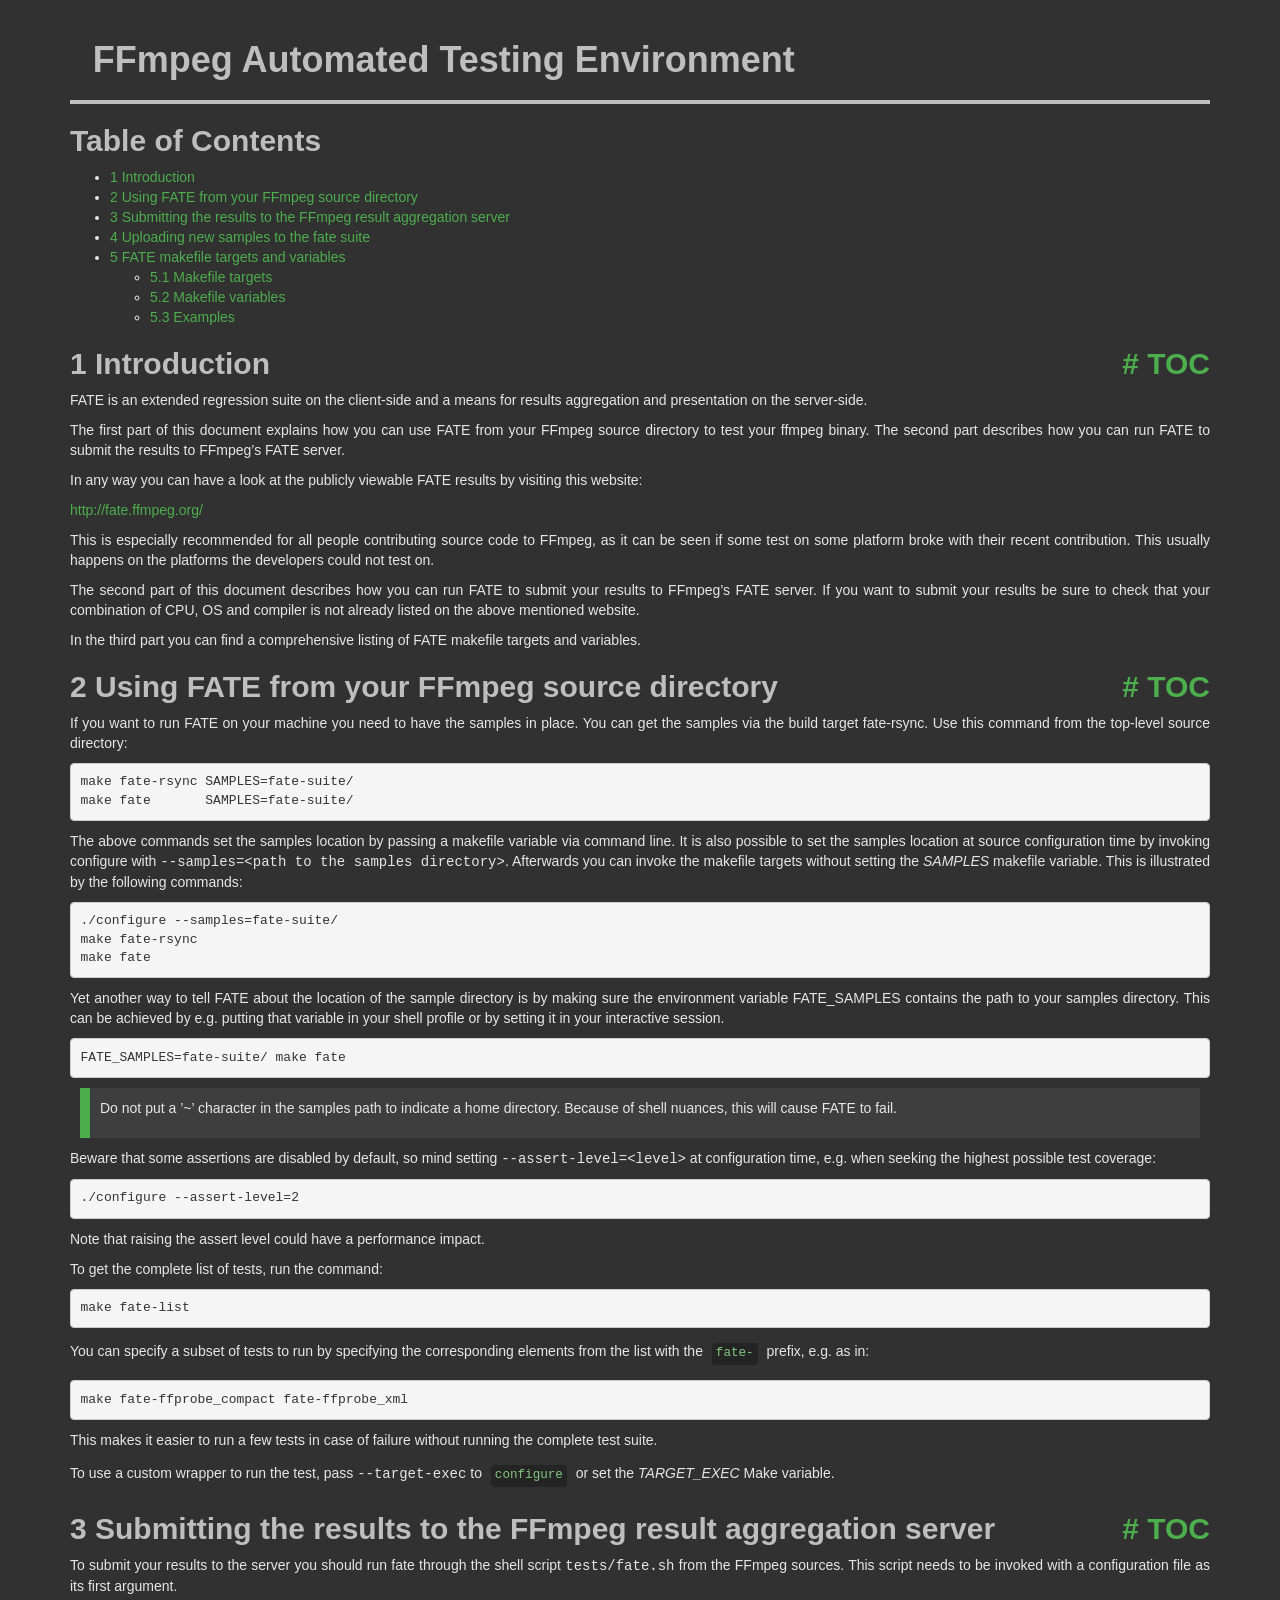
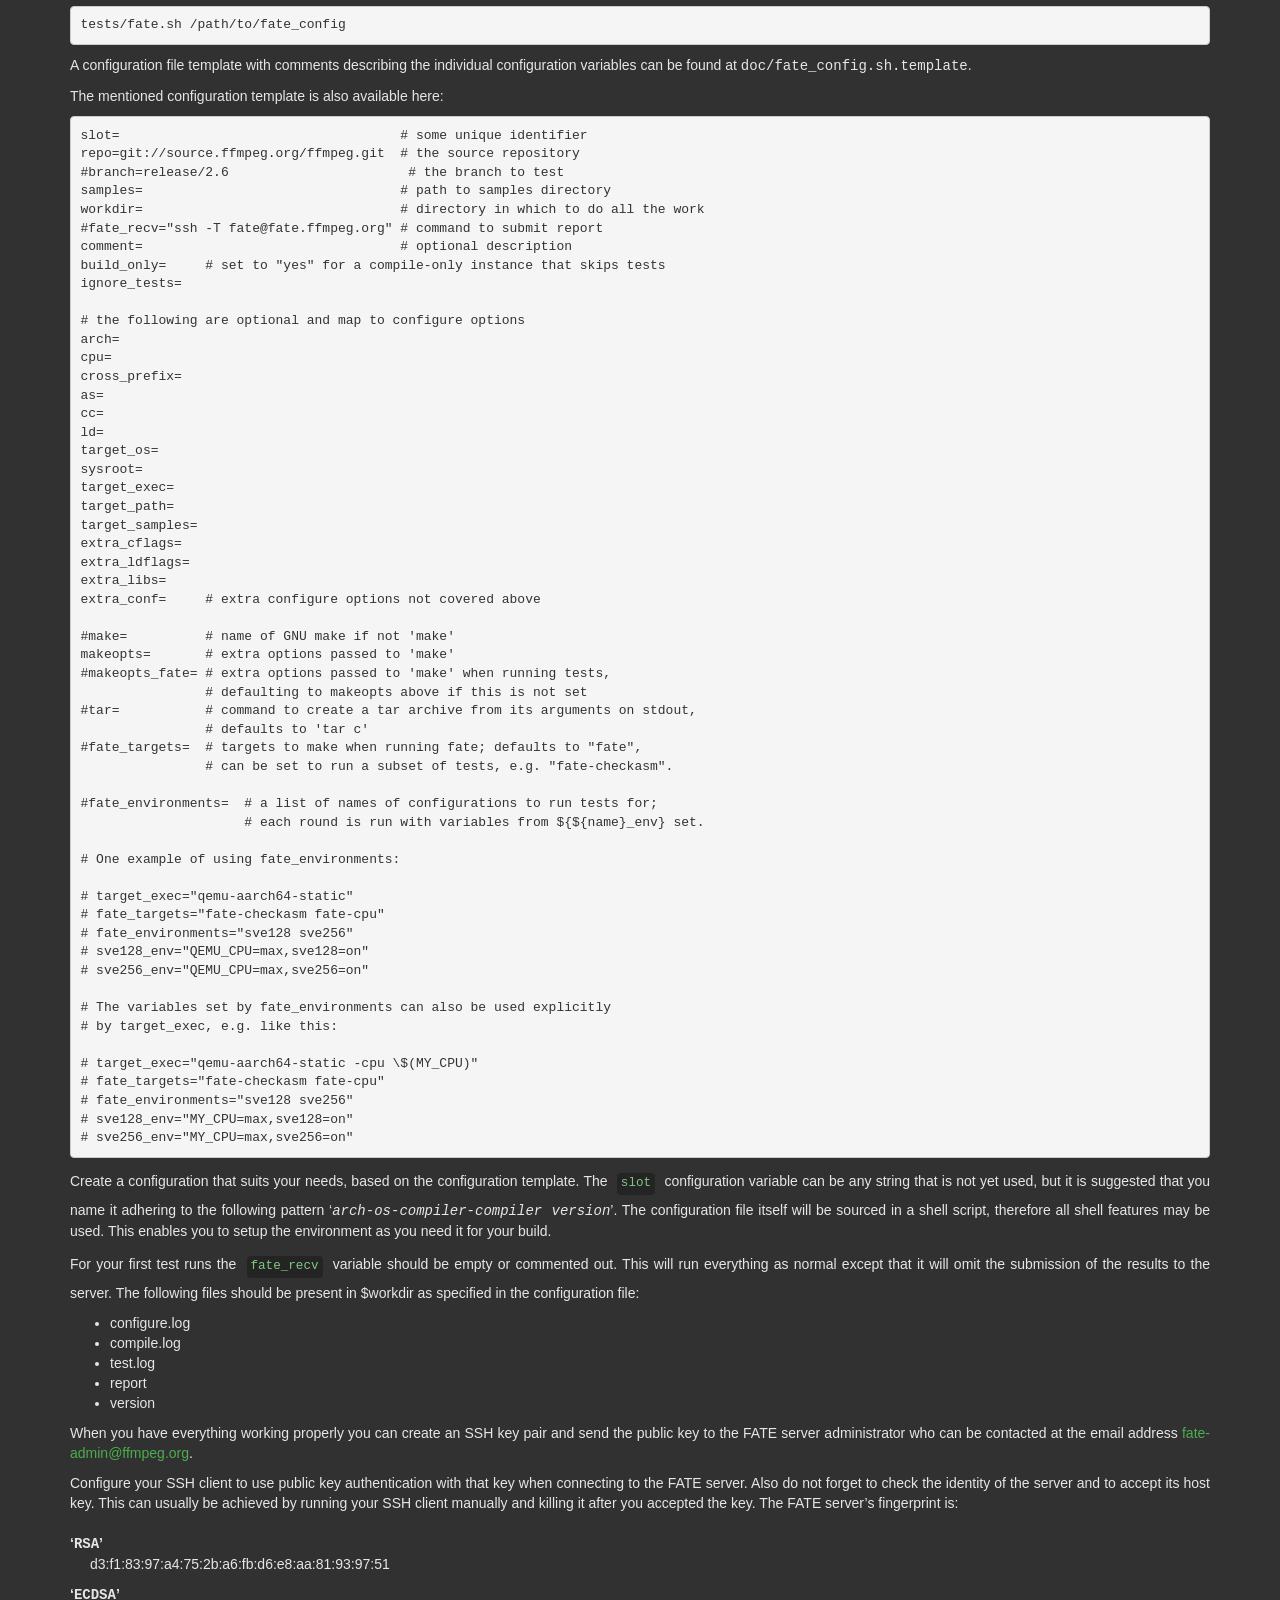
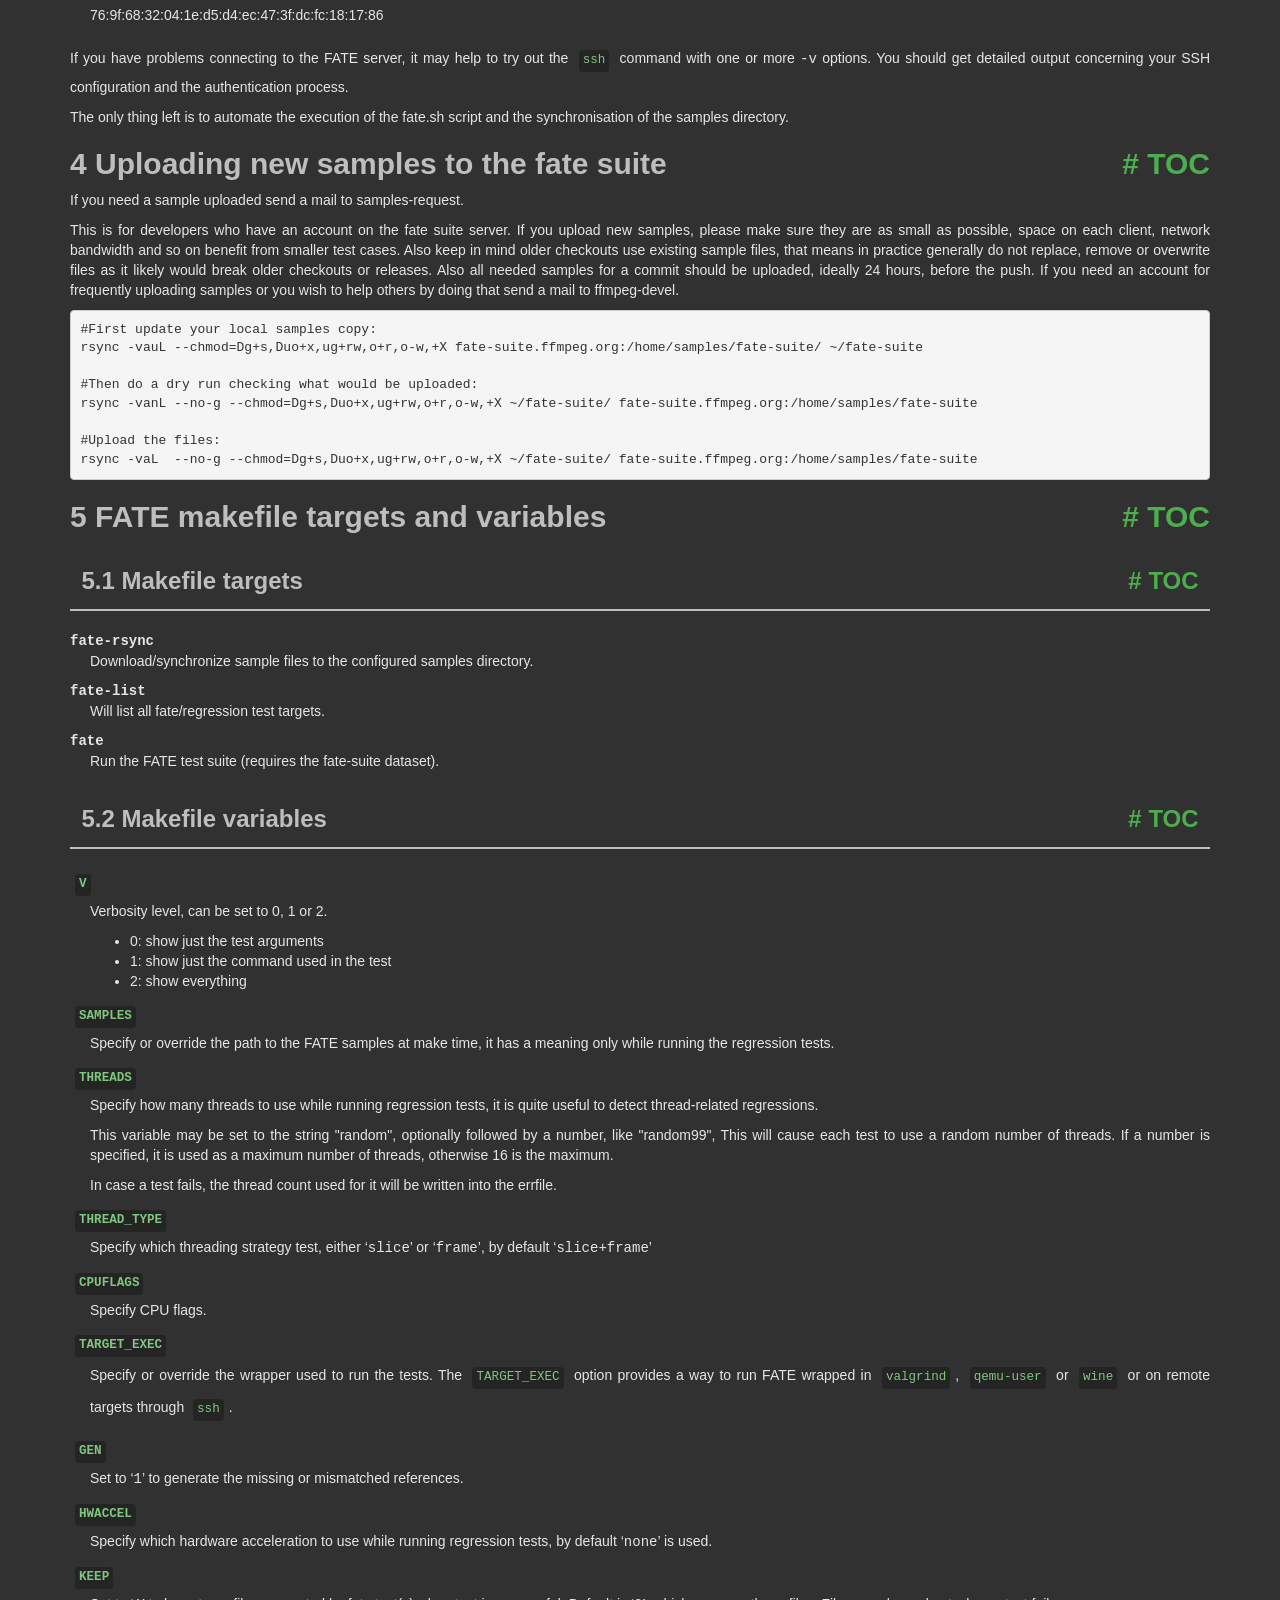
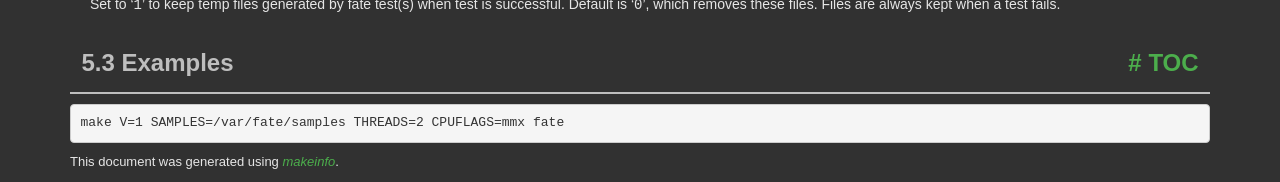
<file: bin/lib_ffmpeg/doc/fate.html>
<!DOCTYPE html PUBLIC "-//W3C//DTD HTML 4.01 Transitional//EN" "http://www.w3.org/TR/html4/loose.dtd">
<html>
<!-- Created by , GNU Texinfo 7.1.1 -->
  <head>
    <meta charset="utf-8">
    <title>
      FFmpeg Automated Testing Environment
    </title>
    <meta name="viewport" content="width=device-width,initial-scale=1.0">
    <link rel="stylesheet" type="text/css" href="bootstrap.min.css">
    <link rel="stylesheet" type="text/css" href="style.min.css">
  </head>
  <body>
    <div class="container">
      <h1>
      FFmpeg Automated Testing Environment
      </h1>


<a name="Top"></a>
<a name="SEC_Top"></a>

<div class="element-contents" id="SEC_Contents">
<h2 class="contents-heading">Table of Contents</h2>

<div class="contents">

<ul class="toc-numbered-mark">
  <li><a id="toc-Introduction" href="#Introduction">1 Introduction</a></li>
  <li><a id="toc-Using-FATE-from-your-FFmpeg-source-directory" href="#Using-FATE-from-your-FFmpeg-source-directory">2 Using FATE from your FFmpeg source directory</a></li>
  <li><a id="toc-Submitting-the-results-to-the-FFmpeg-result-aggregation-server" href="#Submitting-the-results-to-the-FFmpeg-result-aggregation-server">3 Submitting the results to the FFmpeg result aggregation server</a></li>
  <li><a id="toc-Uploading-new-samples-to-the-fate-suite" href="#Uploading-new-samples-to-the-fate-suite">4 Uploading new samples to the fate suite</a></li>
  <li><a id="toc-FATE-makefile-targets-and-variables" href="#FATE-makefile-targets-and-variables">5 FATE makefile targets and variables</a>
  <ul class="toc-numbered-mark">
    <li><a id="toc-Makefile-targets" href="#Makefile-targets">5.1 Makefile targets</a></li>
    <li><a id="toc-Makefile-variables" href="#Makefile-variables">5.2 Makefile variables</a></li>
    <li><a id="toc-Examples" href="#Examples">5.3 Examples</a></li>
  </ul></li>
</ul>
</div>
</div>

<a name="Introduction"></a>
<h2 class="chapter">1 Introduction<span class="pull-right"><a class="anchor hidden-xs" href="#Introduction" aria-hidden="true">#</a> <a class="anchor hidden-xs"href="#toc-Introduction" aria-hidden="true">TOC</a></span></h2>

<p>FATE is an extended regression suite on the client-side and a means
for results aggregation and presentation on the server-side.
</p>
<p>The first part of this document explains how you can use FATE from
your FFmpeg source directory to test your ffmpeg binary. The second
part describes how you can run FATE to submit the results to FFmpeg&rsquo;s
FATE server.
</p>
<p>In any way you can have a look at the publicly viewable FATE results
by visiting this website:
</p>
<p><a class="url" href="http://fate.ffmpeg.org/">http://fate.ffmpeg.org/</a>
</p>
<p>This is especially recommended for all people contributing source
code to FFmpeg, as it can be seen if some test on some platform broke
with their recent contribution. This usually happens on the platforms
the developers could not test on.
</p>
<p>The second part of this document describes how you can run FATE to
submit your results to FFmpeg&rsquo;s FATE server. If you want to submit your
results be sure to check that your combination of CPU, OS and compiler
is not already listed on the above mentioned website.
</p>
<p>In the third part you can find a comprehensive listing of FATE makefile
targets and variables.
</p>

<a name="Using-FATE-from-your-FFmpeg-source-directory"></a>
<h2 class="chapter">2 Using FATE from your FFmpeg source directory<span class="pull-right"><a class="anchor hidden-xs" href="#Using-FATE-from-your-FFmpeg-source-directory" aria-hidden="true">#</a> <a class="anchor hidden-xs"href="#toc-Using-FATE-from-your-FFmpeg-source-directory" aria-hidden="true">TOC</a></span></h2>

<p>If you want to run FATE on your machine you need to have the samples
in place. You can get the samples via the build target fate-rsync.
Use this command from the top-level source directory:
</p>
<div class="example">
<pre class="example-preformatted">make fate-rsync SAMPLES=fate-suite/
make fate       SAMPLES=fate-suite/
</pre></div>

<p>The above commands set the samples location by passing a makefile
variable via command line. It is also possible to set the samples
location at source configuration time by invoking configure with
<samp class="option">--samples=&lt;path to the samples directory&gt;</samp>. Afterwards you can
invoke the makefile targets without setting the <var class="var">SAMPLES</var> makefile
variable. This is illustrated by the following commands:
</p>
<div class="example">
<pre class="example-preformatted">./configure --samples=fate-suite/
make fate-rsync
make fate
</pre></div>

<p>Yet another way to tell FATE about the location of the sample
directory is by making sure the environment variable FATE_SAMPLES
contains the path to your samples directory. This can be achieved
by e.g. putting that variable in your shell profile or by setting
it in your interactive session.
</p>
<div class="example">
<pre class="example-preformatted">FATE_SAMPLES=fate-suite/ make fate
</pre></div>

<div class="info">
<p>Do not put a &rsquo;~&rsquo; character in the samples path to indicate a home
directory. Because of shell nuances, this will cause FATE to fail.
</p></div>
<p>Beware that some assertions are disabled by default, so mind setting
<samp class="option">--assert-level=&lt;level&gt;</samp> at configuration time, e.g. when seeking
the highest possible test coverage:
</p><div class="example">
<pre class="example-preformatted">./configure --assert-level=2
</pre></div>
<p>Note that raising the assert level could have a performance impact.
</p>
<p>To get the complete list of tests, run the command:
</p><div class="example">
<pre class="example-preformatted">make fate-list
</pre></div>

<p>You can specify a subset of tests to run by specifying the
corresponding elements from the list with the <code class="code">fate-</code> prefix,
e.g. as in:
</p><div class="example">
<pre class="example-preformatted">make fate-ffprobe_compact fate-ffprobe_xml
</pre></div>

<p>This makes it easier to run a few tests in case of failure without
running the complete test suite.
</p>
<p>To use a custom wrapper to run the test, pass <samp class="option">--target-exec</samp> to
<code class="command">configure</code> or set the <var class="var">TARGET_EXEC</var> Make variable.
</p>

<a name="Submitting-the-results-to-the-FFmpeg-result-aggregation-server"></a>
<h2 class="chapter">3 Submitting the results to the FFmpeg result aggregation server<span class="pull-right"><a class="anchor hidden-xs" href="#Submitting-the-results-to-the-FFmpeg-result-aggregation-server" aria-hidden="true">#</a> <a class="anchor hidden-xs"href="#toc-Submitting-the-results-to-the-FFmpeg-result-aggregation-server" aria-hidden="true">TOC</a></span></h2>

<p>To submit your results to the server you should run fate through the
shell script <samp class="file">tests/fate.sh</samp> from the FFmpeg sources. This script needs
to be invoked with a configuration file as its first argument.
</p>
<div class="example">
<pre class="example-preformatted">tests/fate.sh /path/to/fate_config
</pre></div>

<p>A configuration file template with comments describing the individual
configuration variables can be found at <samp class="file">doc/fate_config.sh.template</samp>.
</p>
<p>The mentioned configuration template is also available here:
</p><pre class="verbatim">slot=                                    # some unique identifier
repo=git://source.ffmpeg.org/ffmpeg.git  # the source repository
#branch=release/2.6                       # the branch to test
samples=                                 # path to samples directory
workdir=                                 # directory in which to do all the work
#fate_recv=&quot;ssh -T fate@fate.ffmpeg.org&quot; # command to submit report
comment=                                 # optional description
build_only=     # set to &quot;yes&quot; for a compile-only instance that skips tests
ignore_tests=

# the following are optional and map to configure options
arch=
cpu=
cross_prefix=
as=
cc=
ld=
target_os=
sysroot=
target_exec=
target_path=
target_samples=
extra_cflags=
extra_ldflags=
extra_libs=
extra_conf=     # extra configure options not covered above

#make=          # name of GNU make if not 'make'
makeopts=       # extra options passed to 'make'
#makeopts_fate= # extra options passed to 'make' when running tests,
                # defaulting to makeopts above if this is not set
#tar=           # command to create a tar archive from its arguments on stdout,
                # defaults to 'tar c'
#fate_targets=  # targets to make when running fate; defaults to &quot;fate&quot;,
                # can be set to run a subset of tests, e.g. &quot;fate-checkasm&quot;.

#fate_environments=  # a list of names of configurations to run tests for;
                     # each round is run with variables from ${${name}_env} set.

# One example of using fate_environments:

# target_exec=&quot;qemu-aarch64-static&quot;
# fate_targets=&quot;fate-checkasm fate-cpu&quot;
# fate_environments=&quot;sve128 sve256&quot;
# sve128_env=&quot;QEMU_CPU=max,sve128=on&quot;
# sve256_env=&quot;QEMU_CPU=max,sve256=on&quot;

# The variables set by fate_environments can also be used explicitly
# by target_exec, e.g. like this:

# target_exec=&quot;qemu-aarch64-static -cpu \$(MY_CPU)&quot;
# fate_targets=&quot;fate-checkasm fate-cpu&quot;
# fate_environments=&quot;sve128 sve256&quot;
# sve128_env=&quot;MY_CPU=max,sve128=on&quot;
# sve256_env=&quot;MY_CPU=max,sve256=on&quot;
</pre>
<p>Create a configuration that suits your needs, based on the configuration
template. The <code class="env">slot</code> configuration variable can be any string that is not
yet used, but it is suggested that you name it adhering to the following
pattern &lsquo;<samp class="samp"><var class="var">arch</var>-<var class="var">os</var>-<var class="var">compiler</var>-<var class="var">compiler version</var></samp>&rsquo;. The
configuration file itself will be sourced in a shell script, therefore all
shell features may be used. This enables you to setup the environment as you
need it for your build.
</p>
<p>For your first test runs the <code class="env">fate_recv</code> variable should be empty or
commented out. This will run everything as normal except that it will omit
the submission of the results to the server. The following files should be
present in $workdir as specified in the configuration file:
</p>
<ul class="itemize mark-bullet">
<li>configure.log
    </li><li>compile.log
    </li><li>test.log
    </li><li>report
    </li><li>version
</li></ul>

<p>When you have everything working properly you can create an SSH key pair
and send the public key to the FATE server administrator who can be contacted
at the email address <a class="email" href="mailto:fate-admin@ffmpeg.org">fate-admin@ffmpeg.org</a>.
</p>
<p>Configure your SSH client to use public key authentication with that key
when connecting to the FATE server. Also do not forget to check the identity
of the server and to accept its host key. This can usually be achieved by
running your SSH client manually and killing it after you accepted the key.
The FATE server&rsquo;s fingerprint is:
</p>
<dl class="table">
<dt>&lsquo;<samp class="samp">RSA</samp>&rsquo;</dt>
<dd><p>d3:f1:83:97:a4:75:2b:a6:fb:d6:e8:aa:81:93:97:51
</p></dd>
<dt>&lsquo;<samp class="samp">ECDSA</samp>&rsquo;</dt>
<dd><p>76:9f:68:32:04:1e:d5:d4:ec:47:3f:dc:fc:18:17:86
</p></dd>
</dl>

<p>If you have problems connecting to the FATE server, it may help to try out
the <code class="command">ssh</code> command with one or more <samp class="option">-v</samp> options. You should
get detailed output concerning your SSH configuration and the authentication
process.
</p>
<p>The only thing left is to automate the execution of the fate.sh script and
the synchronisation of the samples directory.
</p>
<a name="Uploading-new-samples-to-the-fate-suite"></a>
<h2 class="chapter">4 Uploading new samples to the fate suite<span class="pull-right"><a class="anchor hidden-xs" href="#Uploading-new-samples-to-the-fate-suite" aria-hidden="true">#</a> <a class="anchor hidden-xs"href="#toc-Uploading-new-samples-to-the-fate-suite" aria-hidden="true">TOC</a></span></h2>

<p>If you need a sample uploaded send a mail to samples-request.
</p>
<p>This is for developers who have an account on the fate suite server.
If you upload new samples, please make sure they are as small as possible,
space on each client, network bandwidth and so on benefit from smaller test cases.
Also keep in mind older checkouts use existing sample files, that means in
practice generally do not replace, remove or overwrite files as it likely would
break older checkouts or releases.
Also all needed samples for a commit should be uploaded, ideally 24
hours, before the push.
If you need an account for frequently uploading samples or you wish to help
others by doing that send a mail to ffmpeg-devel.
</p>
<div class="example">
<pre class="example-preformatted">#First update your local samples copy:
rsync -vauL --chmod=Dg+s,Duo+x,ug+rw,o+r,o-w,+X fate-suite.ffmpeg.org:/home/samples/fate-suite/ ~/fate-suite

#Then do a dry run checking what would be uploaded:
rsync -vanL --no-g --chmod=Dg+s,Duo+x,ug+rw,o+r,o-w,+X ~/fate-suite/ fate-suite.ffmpeg.org:/home/samples/fate-suite

#Upload the files:
rsync -vaL  --no-g --chmod=Dg+s,Duo+x,ug+rw,o+r,o-w,+X ~/fate-suite/ fate-suite.ffmpeg.org:/home/samples/fate-suite
</pre></div>


<a name="FATE-makefile-targets-and-variables"></a>
<h2 class="chapter">5 FATE makefile targets and variables<span class="pull-right"><a class="anchor hidden-xs" href="#FATE-makefile-targets-and-variables" aria-hidden="true">#</a> <a class="anchor hidden-xs"href="#toc-FATE-makefile-targets-and-variables" aria-hidden="true">TOC</a></span></h2>

<a name="Makefile-targets"></a>
<h3 class="section">5.1 Makefile targets<span class="pull-right"><a class="anchor hidden-xs" href="#Makefile-targets" aria-hidden="true">#</a> <a class="anchor hidden-xs"href="#toc-Makefile-targets" aria-hidden="true">TOC</a></span></h3>

<dl class="table">
<dt><samp class="option">fate-rsync</samp></dt>
<dd><p>Download/synchronize sample files to the configured samples directory.
</p>
</dd>
<dt><samp class="option">fate-list</samp></dt>
<dd><p>Will list all fate/regression test targets.
</p>
</dd>
<dt><samp class="option">fate</samp></dt>
<dd><p>Run the FATE test suite (requires the fate-suite dataset).
</p></dd>
</dl>

<a name="Makefile-variables"></a>
<h3 class="section">5.2 Makefile variables<span class="pull-right"><a class="anchor hidden-xs" href="#Makefile-variables" aria-hidden="true">#</a> <a class="anchor hidden-xs"href="#toc-Makefile-variables" aria-hidden="true">TOC</a></span></h3>

<dl class="table">
<dt><code class="env">V</code></dt>
<dd><p>Verbosity level, can be set to 0, 1 or 2.
    </p><ul class="itemize mark-bullet">
<li>0: show just the test arguments
        </li><li>1: show just the command used in the test
        </li><li>2: show everything
    </li></ul>

</dd>
<dt><code class="env">SAMPLES</code></dt>
<dd><p>Specify or override the path to the FATE samples at make time, it has a
meaning only while running the regression tests.
</p>
</dd>
<dt><code class="env">THREADS</code></dt>
<dd><p>Specify how many threads to use while running regression tests, it is
quite useful to detect thread-related regressions.
</p>
<p>This variable may be set to the string &quot;random&quot;, optionally followed by a
number, like &quot;random99&quot;, This will cause each test to use a random number of
threads. If a number is specified, it is used as a maximum number of threads,
otherwise 16 is the maximum.
</p>
<p>In case a test fails, the thread count used for it will be written into the
errfile.
</p>
</dd>
<dt><code class="env">THREAD_TYPE</code></dt>
<dd><p>Specify which threading strategy test, either &lsquo;<samp class="samp">slice</samp>&rsquo; or &lsquo;<samp class="samp">frame</samp>&rsquo;,
by default &lsquo;<samp class="samp">slice+frame</samp>&rsquo;
</p>
</dd>
<dt><code class="env">CPUFLAGS</code></dt>
<dd><p>Specify CPU flags.
</p>
</dd>
<dt><code class="env">TARGET_EXEC</code></dt>
<dd><p>Specify or override the wrapper used to run the tests.
The <code class="env">TARGET_EXEC</code> option provides a way to run FATE wrapped in
<code class="command">valgrind</code>, <code class="command">qemu-user</code> or <code class="command">wine</code> or on remote targets
through <code class="command">ssh</code>.
</p>
</dd>
<dt><code class="env">GEN</code></dt>
<dd><p>Set to &lsquo;<samp class="samp">1</samp>&rsquo; to generate the missing or mismatched references.
</p>
</dd>
<dt><code class="env">HWACCEL</code></dt>
<dd><p>Specify which hardware acceleration to use while running regression tests,
by default &lsquo;<samp class="samp">none</samp>&rsquo; is used.
</p>
</dd>
<dt><code class="env">KEEP</code></dt>
<dd><p>Set to &lsquo;<samp class="samp">1</samp>&rsquo; to keep temp files generated by fate test(s) when test is successful.
Default is &lsquo;<samp class="samp">0</samp>&rsquo;, which removes these files. Files are always kept when a test
fails.
</p>
</dd>
</dl>

<a name="Examples"></a>
<h3 class="section">5.3 Examples<span class="pull-right"><a class="anchor hidden-xs" href="#Examples" aria-hidden="true">#</a> <a class="anchor hidden-xs"href="#toc-Examples" aria-hidden="true">TOC</a></span></h3>

<div class="example">
<pre class="example-preformatted">make V=1 SAMPLES=/var/fate/samples THREADS=2 CPUFLAGS=mmx fate
</pre></div>
      <p style="font-size: small;">
        This document was generated using <a class="uref" href="https://www.gnu.org/software/texinfo/"><em class="emph">makeinfo</em></a>.
      </p>
    </div>
  </body>
</html>
</file>
<file: plocabot_ui/login.css>
*{
  font-family: "Inter", sans-serif;
}

body {
  margin: 0;
  padding: 0;
  background: linear-gradient(to right, #dfe9f3, #ffffff);
  background-repeat: no-repeat;
  background-size: cover;
  background-position: center;
  height: 100vh;
  display: flex;
  justify-content: center;
  align-items: center;
}

.body-container{
  display: flex;
  flex-direction: row;
  min-height: 60vh;
}

.infoEmpresa{
  position: relative;
  background: #f0f4fa;
  padding: 40px;
  border-top-left-radius: 20px;
  border-bottom-left-radius: 20px;
  box-shadow: 0 8px 30px rgba(0, 0, 0, 0.15);
  width: 90%;
  height: auto;
  max-width: 400px;
  animation: fadeIn 1.2s ease-out;
  text-align: center;
}

.infoEmpresa h1 {
  font-size: 2.5rem;
  margin-bottom: 0.3em;
  color: #1a3d6d;
}

.infoEmpresa p {
  font-size: 1.1rem;
  color: #3b4a6b;
  margin-bottom: 1.5em;
  font-weight: 400;
}

#busisness_mid_logo {
  position: absolute;
  top: 55%;
  left: 50%;
  transform: translate(-50%, -50%);
  width: 150px;
  height: auto;
  max-width: 80%;
  max-height: 150px;
  object-fit: contain;
}

#busisness_footer{
  position: absolute;
  bottom: 0;
  left: 0;
  width: 100%;
  height: auto;
}

.auth-container {
  background: #ffffff;
  padding: 40px;
  border-top-right-radius: 20px;
  border-bottom-right-radius: 20px;
  box-shadow: 0 10px 40px rgba(0, 0, 0, 0.1);
  width: 90%;
  max-width: 400px;
  animation: fadeIn 1.2s ease-out;
  display: flex;
  flex-direction: column;
  justify-content: center;
}

.auth-container h2 {
  text-align: center;
  margin-bottom: 20px;
  color: #1a3d6d;
  font-size: 1.5rem;
  animation: slideDown 0.8s ease-out;
}

.registerLink{
  text-align: center;
}

.registerHref{
  text-decoration: none;
  color: #6C757D;
}

.registerHref:hover {
  color: #007BFF;
}

form {
  display: flex;
  flex-direction: column;
  margin-bottom: 30px;
  animation: fadeInUp 1s ease-out;
}

input[type="text"],
input[type="password"] {
  padding: 12px 16px;
  margin: 10px 0;
  border: 1px solid #ccc;
  border-radius: 10px;
  font-size: 1rem;
  background-color: #f9f9f9;
  transition: border 0.3s ease, background-color 0.3s;
}

input[type="text"]:focus,
input[type="password"]:focus {
  border: 1px solid #007BFF;
  outline: none;
}

button {
  padding: 12px 16px;
  background-color: #007BFF;
  color: white;
  font-size: 1rem;
  font-weight: bold;
  border: none;
  border-radius: 10px;
  cursor: pointer;
  margin-top: 10px;
  transition: background-color 0.3s ease;
}

button:hover {
  background-color: #0056b3;
}

@keyframes fadeIn {
  from { opacity: 0; transform: scale(0.9); }
  to { opacity: 1; transform: scale(1); }
}

@keyframes fadeInUp {
  from { opacity: 0; transform: translateY(20px); }
  to { opacity: 1; transform: translateY(0); }
}

@keyframes slideDown {
  from { opacity: 0; transform: translateY(-20px); }
  to { opacity: 1; transform: translateY(0); }
}

@media only screen and (max-width: 600px) {
  body {
    font-family: 'Roboto', sans-serif;
    background: linear-gradient(to right, #dfe9f3, #ffffff);
    background-repeat: no-repeat;
    background-size: cover;
    background-position: center;
    height: 100vh;
    display: flex;
    flex-direction: column;
    justify-content: center;
    align-items: center;
  }

  .infoEmpresa {
    background: #FFECB3;
    padding: 40px;
    border-radius: 20px;
    margin: 5% 0;
    box-shadow: 0 8px 30px rgba(0, 0, 0, 0.15);
    width: 90%;
    max-width: 50%;
    height: 30%;
    animation: fadeIn 1.2s ease-out;
    text-align: center;
  }

  .infoEmpresa h1 {
    font-size: 2rem;
    color: #1A3D6D;
  }

  #busisness_mid_logo {
    display: none;
  }

  input[type="text"],
  input[type="password"] {
    padding: 10px;
    margin: 5px 0;
    border: 1px solid #bdd7ee;
    border-radius: 10px;
    background-color: #f0f6fc;
    transition: border 0.3s, background-color 0.3s;
  }

  .auth-container {
    background: white;
    padding: 40px;
    border-radius: 20px;
    box-shadow: 0 8px 30px rgba(0, 0, 0, 0.15);
    width: 90%;
    margin: 5%;
    height: 50%;
    max-width: 50%;
    animation: fadeIn 1.2s ease-out;
  }

  .auth-container h2 {
    text-align: center;
    color: #1a3d6d;
    font-size: 1.3rem;
    margin-top: 0;
    animation: slideDown 0.8s ease-out;
  }

  form {
    display: flex;
    flex-direction: column;
    margin-bottom: 30px;
    animation: fadeInUp 1s ease-out;
  }

  button {
    padding: 8px;
    background-color: #4fc3f7;
    color: white;
    font-size: 1rem;
    font-weight: bold;
    border: none;
    border-radius: 10px;
    cursor: pointer;
    margin-top: 10px;
    transition: background-color 0.3s ease;
  }
}
</file>
<file: plocabot_ui/register.css>
*{
  font-family: "Inter", sans-serif;
}

body {
  margin: 0;
  padding: 0;
  background: linear-gradient(to right, #dfe9f3, #ffffff);
  background-repeat: no-repeat;
  background-size: cover;
  background-position: center;
  height: 100vh;
  display: flex;
  justify-content: center;
  align-items: center;
}

.body-container{
  display: flex;
  flex-direction: row;
  min-height: 60vh;
}

.infoEmpresa{
  position: relative;
  background: #f0f4fa;
  padding: 40px;
  border-top-left-radius: 20px;
  border-bottom-left-radius: 20px;
  box-shadow: 0 8px 30px rgba(0, 0, 0, 0.15);
  width: 90%;
  height: auto;
  max-width: 400px;
  animation: fadeIn 1.2s ease-out;
  text-align: center;
}

.infoEmpresa h1 {
  font-size: 2.5rem;
  margin-bottom: 0.3em;
  color: #1a3d6d;
}

.infoEmpresa p {
  font-size: 1.1rem;
  color: #3b4a6b;
  margin-bottom: 1.5em;
  font-weight: 400;
}

#busisness_mid_logo {
  position: absolute;
  top: 55%;
  left: 50%;
  transform: translate(-50%, -50%);
  
  width: 150px;
  height: auto;
  
  max-width: 80%;
  max-height: 150px;
  
  object-fit: contain;
}

#busisness_footer{
  position: absolute;
  bottom: 0;
  left: 0;
  width: 100%;
  height: auto;
}

.auth-container {
  background: #ffffff;
  padding: 40px;
  border-top-right-radius: 20px;
  border-bottom-right-radius: 20px;
  box-shadow: 0 10px 40px rgba(0, 0, 0, 0.1);
  width: 90%;
  max-width: 400px;
  animation: fadeIn 1.2s ease-out;
  display: flex;
  flex-direction: column;
  justify-content: center;
}

.auth-container form {
  display: flex;
  flex-direction: column;
  gap: 15px;
}

.auth-container h2 {
  text-align: center;
  margin-bottom: 20px;
  color: #1a3d6d;
  font-size: 1.5rem;
  animation: slideDown 0.8s ease-out;
}

.registerLink{
  text-align: center;
}

.registerHref{
  text-decoration: none;
  color: #6C757D
}

.registerHref:hover {
  color: #007BFF;
}

form {
  display: flex;
  flex-direction: column;
  margin-bottom: 30px;
  animation: fadeInUp 1s ease-out;
}

#register-user{
  padding: 12px;
  margin: 10px 0;
  border: 1px solid #bdd7ee;
  border-radius: 10px;
  background-color: #f0f6fc;
  transition: border 0.3s, background-color 0.3s;
}

input[type="text"],
input[type="password"],
input[type="email"] {
  padding: 12px 16px;
  margin: 10px 0;
  border: 1px solid #ccc;
  border-radius: 10px;
  font-size: 1rem;
  background-color: #f9f9f9;
  transition: border 0.3s ease, background-color 0.3s;
}

input[type="text"]:focus,
input[type="password"]:focus {
  border: 1px solid #007BFF;
  outline: none;
}

button {
  padding: 12px;
  background-color: #007BFF;
  color: white;
  padding: 12px 16px;
  font-size: 1rem;
  font-weight: bold;
  border: none;
  border-radius: 10px;
  cursor: pointer;
  margin-top: 10px;
  transition: background-color 0.3s ease;
}

button:hover {
  background-color: #0056b3;
}

@keyframes fadeIn {
  from { opacity: 0; transform: scale(0.9); }
  to { opacity: 1; transform: scale(1); }
}

@keyframes fadeInUp {
  from { opacity: 0; transform: translateY(20px); }
  to { opacity: 1; transform: translateY(0); }
}

@keyframes slideDown {
  from { opacity: 0; transform: translateY(-20px); }
  to { opacity: 1; transform: translateY(0); }
}

/*RESPONSIVE PARA MOVIL----------------------------------------------------------------*/
@media only screen and (max-width: 600px) {
  body{
    margin: 0;
    padding: 0;
    font-family: 'Roboto', sans-serif;
    background: linear-gradient(to right, #dfe9f3, #ffffff);
    background-repeat: no-repeat;
    background-size: cover;
    background-position: center;
    height: 100vh;
    display: flex;
    flex-direction: column;
    justify-content: center;
    align-items: center;
  }

  .infoEmpresa{
    position: relative;
    background: #FFECB3;
    padding: 40px;
    border-radius: 20px;
    margin: 5%;
    box-shadow: 0 8px 30px rgba(0, 0, 0, 0.15);
    width: 90%;
    height: 30%;
    max-width: 50%;
    animation: fadeIn 1.2s ease-out;
    text-align: center;
    margin-bottom: 0;
  }

 .infoEmpresa h1 {
    font-size: 2rem;
    color: #1A3D6D;
  }

  .infoEmpresa p {
    font-size: 1rem;
    color: #3b4a6b;
  }

  #busisness_mid_logo{
    display: none;
  }
  
  input[type="text"],
  input[type="password"] {
    padding: 10px;
    margin: 5px 0;
    border: 1px solid #bdd7ee;
    border-radius: 10px;
    background-color: #f0f6fc;
    transition: border 0.3s, background-color 0.3s;
  }

  .auth-container {
    background: white;
    padding: 40px;
    border-radius: 20px;
    box-shadow: 0 8px 30px rgba(0, 0, 0, 0.15);
    width: 90%;
    margin: 5%;
    height: 50%;
    max-width: 50%;
    animation: fadeIn 1.2s ease-out;
  }

  #authSeparation{
    display: none;
  }
  
  .auth-container h2 {
    text-align: center;
    color: #1a3d6d;
    font-size: 1.3rem;
    margin-top: 0;
    animation: slideDown 0.8s ease-out;
  }

  form {
    display: flex;
    flex-direction: column;
    margin-bottom: 30px;
    animation: fadeInUp 1s ease-out;
  }
  
  button {
    padding: 8px;
    background-color: #4fc3f7;
    color: white;
    font-size: 1rem;
    font-weight: bold;
    border: none;
    border-radius: 10px;
    cursor: pointer;
    margin-top: 10px;
    transition: background-color 0.3s ease;
  }
}
</file>
<file: bin/lib_ffmpeg/doc/style.min.css>
/*!
The MIT License (MIT)

Copyright (c) 2014 Barbara Lepage <db0company@gmail.com>

Permission is hereby granted, free of charge, to any person obtaining a copy
of this software and associated documentation files (the "Software"), to deal
in the Software without restriction, including without limitation the rights
to use, copy, modify, merge, publish, distribute, sublicense, and/or sell
copies of the Software, and to permit persons to whom the Software is
furnished to do so, subject to the following conditions:

The above copyright notice and this permission notice shall be included in all
copies or substantial portions of the Software.

THE SOFTWARE IS PROVIDED "AS IS", WITHOUT WARRANTY OF ANY KIND, EXPRESS OR
IMPLIED, INCLUDING BUT NOT LIMITED TO THE WARRANTIES OF MERCHANTABILITY,
FITNESS FOR A PARTICULAR PURPOSE AND NONINFRINGEMENT. IN NO EVENT SHALL THE
AUTHORS OR COPYRIGHT HOLDERS BE LIABLE FOR ANY CLAIM, DAMAGES OR OTHER
LIABILITY, WHETHER IN AN ACTION OF CONTRACT, TORT OR OTHERWISE, ARISING FROM,
OUT OF OR IN CONNECTION WITH THE SOFTWARE OR THE USE OR OTHER DEALINGS IN THE
SOFTWARE.
 */body{background-color:#313131;color:#e6e6e6;text-align:justify}body, h1, h2, h3, h4, h5, h6{font-family:"Lucida Grande","Lucida Sans Unicode","Lucida Sans","Helvetica Neue",Helvetica,Verdana,Tahoma,sans-serif}a{color:#4cae4c}a strong{color:#e6e6e6}a:hover{color:#7fc77f}a:hover strong{color:#4cae4c}main{width:100% ! important;min-height:600px;margin:auto}h1, h2, h3, h4{font-weight:bold;text-align:left}h1, h2, h3{color:#bebebe}h1 strong, h2 strong, h3 strong{color:#e6e6e6}h4, h5, h6{color:#3c8b3c}h1{border-bottom:4px #bebebe solid;padding:20px 2%}h3{border-bottom:2px #bebebe solid;padding:15px 1%}h4{border-bottom:1px solid #e6e6e6;padding:10px 0;margin:20px 0;color:#e6e6e6}.list-group .list-group-item{background-color:#3e3e3e;border-color:black}.list-group.list-group-big .list-group-item{padding:25px}.list-group a.list-group-item{color:#7fc77f}.list-group a.list-group-item:hover{background-color:#313131;color:#4cae4c}.well{background-color:#242424;border-color:black;color:#bebebe}.well strong{color:#e6e6e6}.well code{background-color:#313131}.well hr{border-color:#3c8b3c}.well h3{margin:5px 0 15px 0;border:0;padding:0}.well a{color:#4cae4c}.well a.btn{color:white}.well small{display:block;padding:0 10px;font-style:italic}.well.example{padding-top:40px;margin-bottom:130px}.well.example pre{margin:50px;margin-bottom:30px;font-size:1.5em}.well.example .btn{margin-right:50px;margin-bottom:20px}.well.well-with-icon{min-height:136px}.well.well-with-icon .pull-right,.well.well-with-icon .pull-left{background-color:#4cae4c;color:#e6e6e6;padding:10px;border-radius:5px;margin:5px}.well.well-with-icon .pull-right{margin-left:20px}.well.well-with-icon .pull-left{margin-right:20px}a.well{display:block}a.well:hover{text-decoration:none;opacity:0.8}.info, .warning{margin:10px;padding:10px;background-color:#3e3e3e;color:#e6e6e6}.info code, .warning code{background-color:#313131}.info{border-left:10px #4cae4c solid}.warning{border-left:10px #ae4c4c solid}.with-icon{padding:30px}.with-icon .pull-left{padding-right:30px}.with-icon .pull-right{padding-left:30px}dd{margin-left:20px}code{background-color:#242424;color:#7fc77f;display:inline-block;margin:5px}.table{margin:20px 0;border-radius:4px}.table th,.table td,.table tr{border:1px solid #171717}.table tr th{background-color:#3e3e3e;border-bottom:2px solid #e6e6e6}.table tr:nth-child(odd){background-color:#242424}#sidebar-wrapper, .navbar{background-color:#171717;overflow-x:hidden}#sidebar-wrapper .sidebar-brand img,#sidebar-wrapper .navbar-brand img, .navbar .sidebar-brand img, .navbar .navbar-brand img{opacity:0.6;margin-right:8px}#sidebar-wrapper .sidebar-brand:hover,#sidebar-wrapper .navbar-brand:hover, .navbar .sidebar-brand:hover, .navbar .navbar-brand:hover{color:#fff}#sidebar-wrapper .sidebar-brand:hover img,#sidebar-wrapper .navbar-brand:hover img, .navbar .sidebar-brand:hover img, .navbar .navbar-brand:hover img{opacity:1}#sidebar-wrapper .sidebar-nav li ul, .navbar .sidebar-nav li ul{list-style-type:none;padding:0}#sidebar-wrapper .sidebar-nav li ul li, .navbar .sidebar-nav li ul li{line-height:20px}#sidebar-wrapper .sidebar-nav li ul li a, .navbar .sidebar-nav li ul li a{padding-left:20px}.content-header{height:auto;background-color:#242424}.content-header h1{color:#e6e6e6;display:block;margin:0;margin-bottom:20px;line-height:normal;border-bottom:none}#download h4, #index h4{margin-top:180px}#download h4.first, #index h4.first{margin-top:20px}#download h4.first small, #index h4.first small{color:inherit;font-size:1em}#download .btn-download-wrapper, #index .btn-download-wrapper{text-align:center;margin:160px auto}#download .btn-download-wrapper .btn, #index .btn-download-wrapper .btn{font-size:3em;padding:3%;display:inline-block;margin-bottom:5px}#download .btn-download-wrapper small, #index .btn-download-wrapper small{display:block;font-size:0.4em}#download h2.description, #index h2.description{color:#e6e6e6;font-size:2em;font-weight:bold;margin:120px 50px;line-height:2em}#download h2.description .label, #index h2.description .label{font-size:0.5em}#download .btn-download-wrapper{margin:40px auto}#download .os-selector{text-align:center;color:#e6e6e6;margin:30px 0}#download .os-selector a.btn-build{color:#e6e6e6;display:block;padding:20px;border-radius:2px}#download .os-selector .btn-build[href="#build-linux"]{background-color:#e43}#download .os-selector .btn-build[href="#build-linux"]:hover{color:#e43;background-color:#e6e6e6}#download .os-selector .btn-build[href="#build-windows"]{background-color:#06a}#download .os-selector .btn-build[href="#build-windows"]:hover{color:#06a;background-color:#e6e6e6}#download .os-selector .btn-build[href="#build-mac"]{background-color:darkgrey}#download .os-selector .btn-build[href="#build-mac"]:hover{color:darkgrey;background-color:#e6e6e6}#download .os-selector .tab-content{margin-top:20px}#download .os-selector #build-linux h3{color:#e43}#download .os-selector #build-windows h3{color:#06a}#download .os-selector #build-mac h3{color:darkgrey}footer{background-color:#242424;border-top:1px #101010 solid;padding:20px 0%}footer a{display:block}footer img[alt="FFmpeg"]{width:50%;display:block;margin:auto}
</file>
